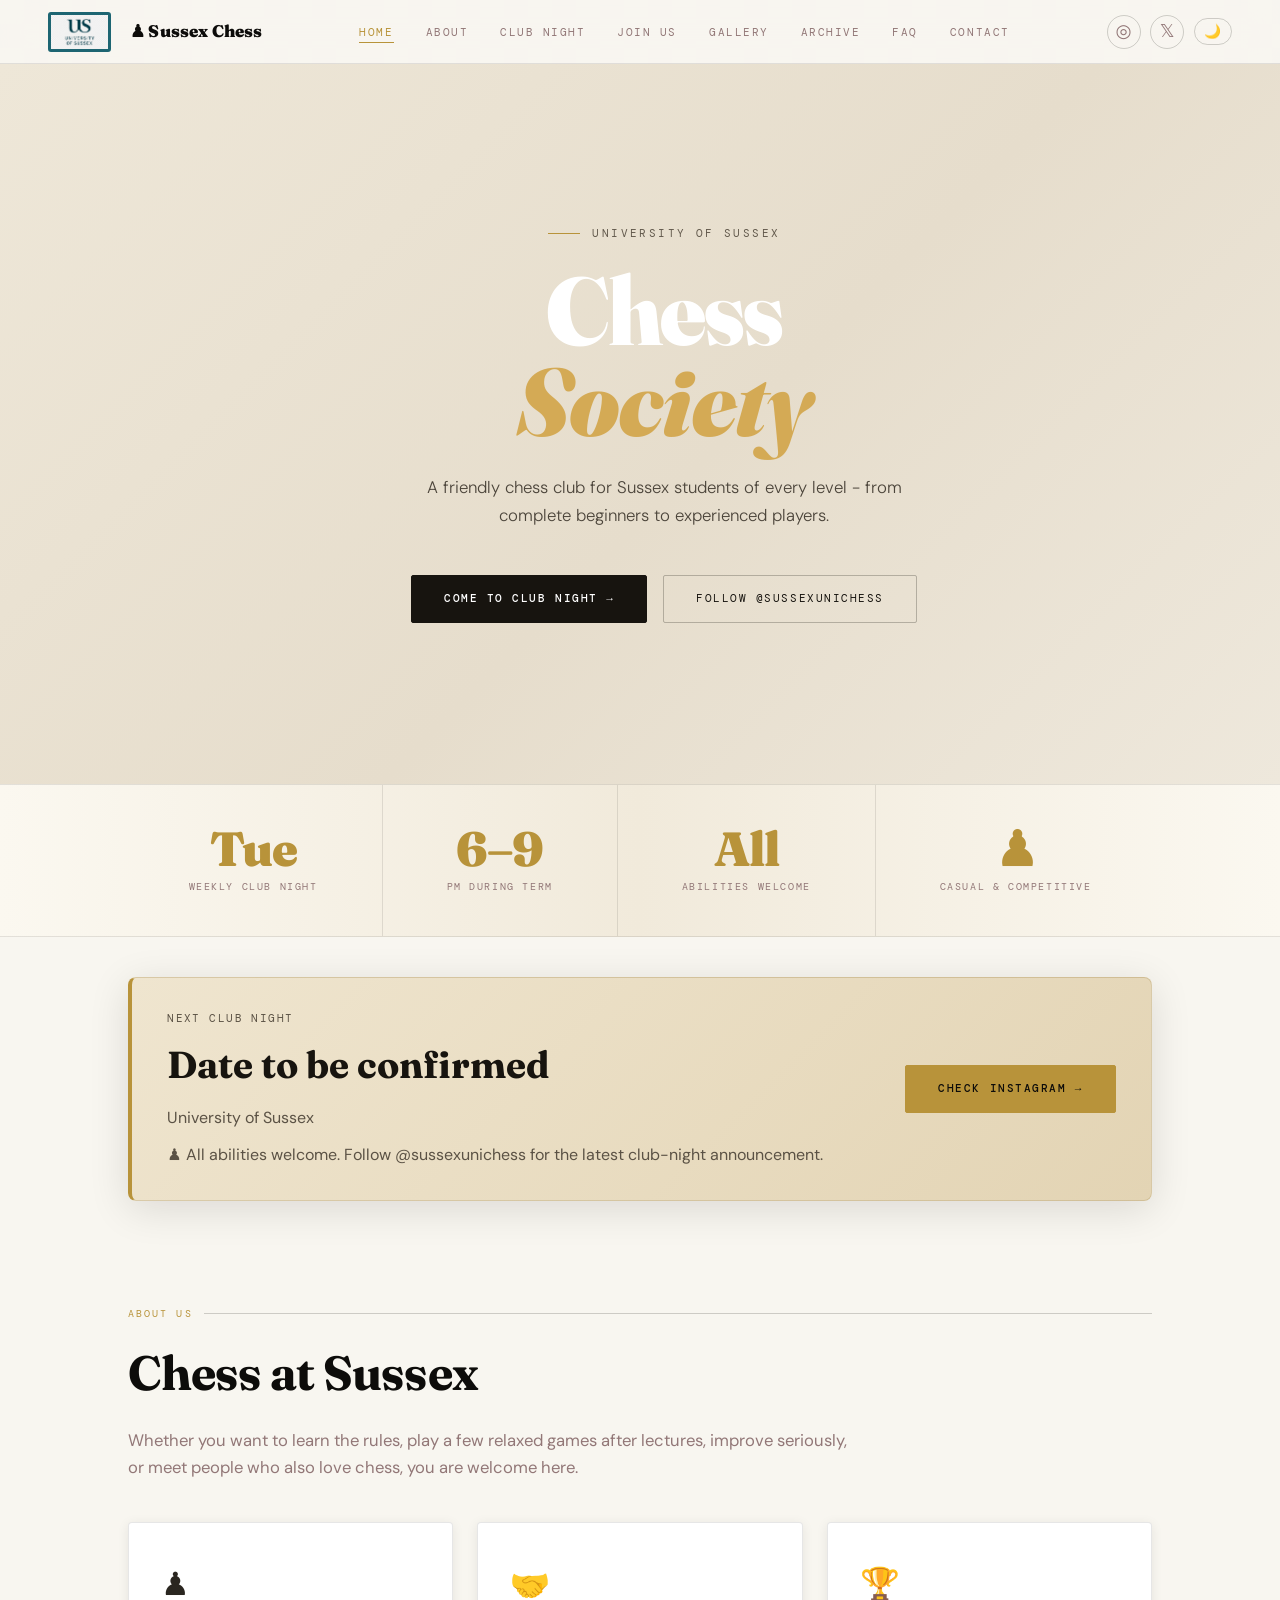
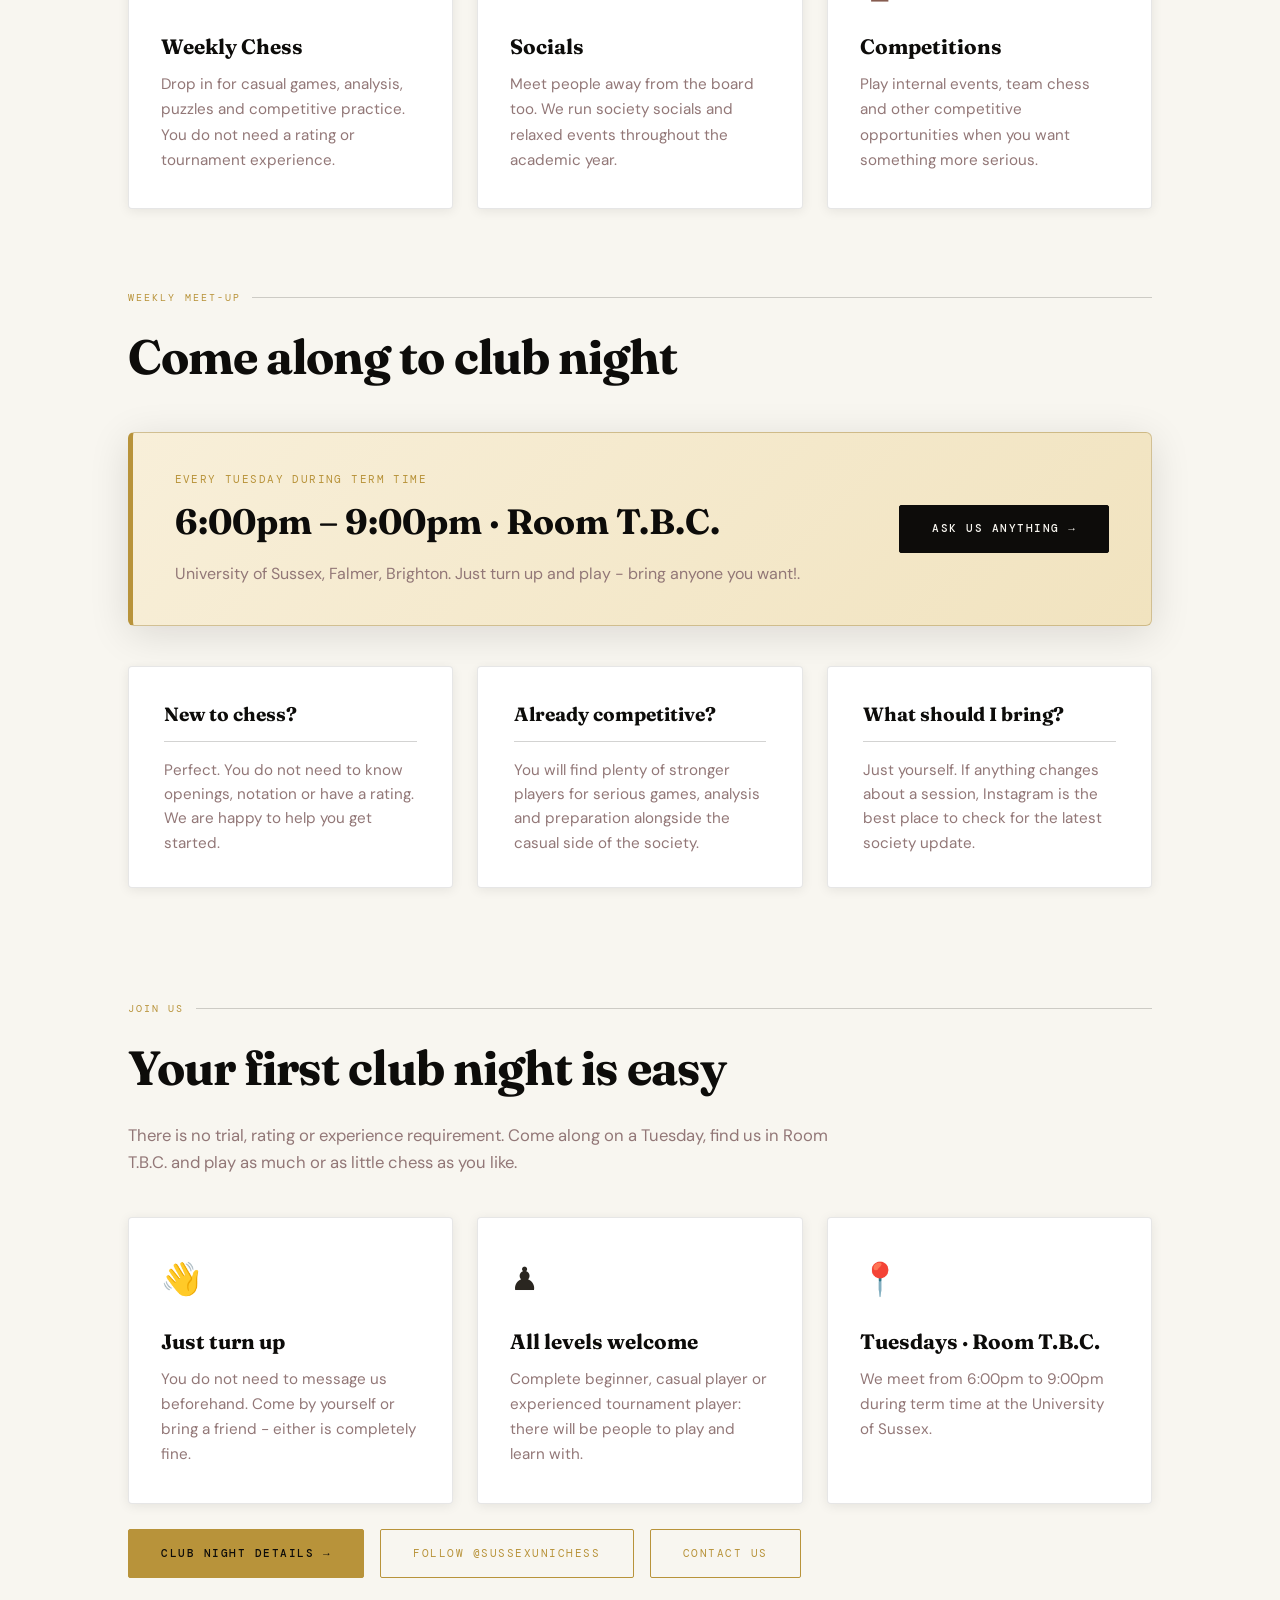
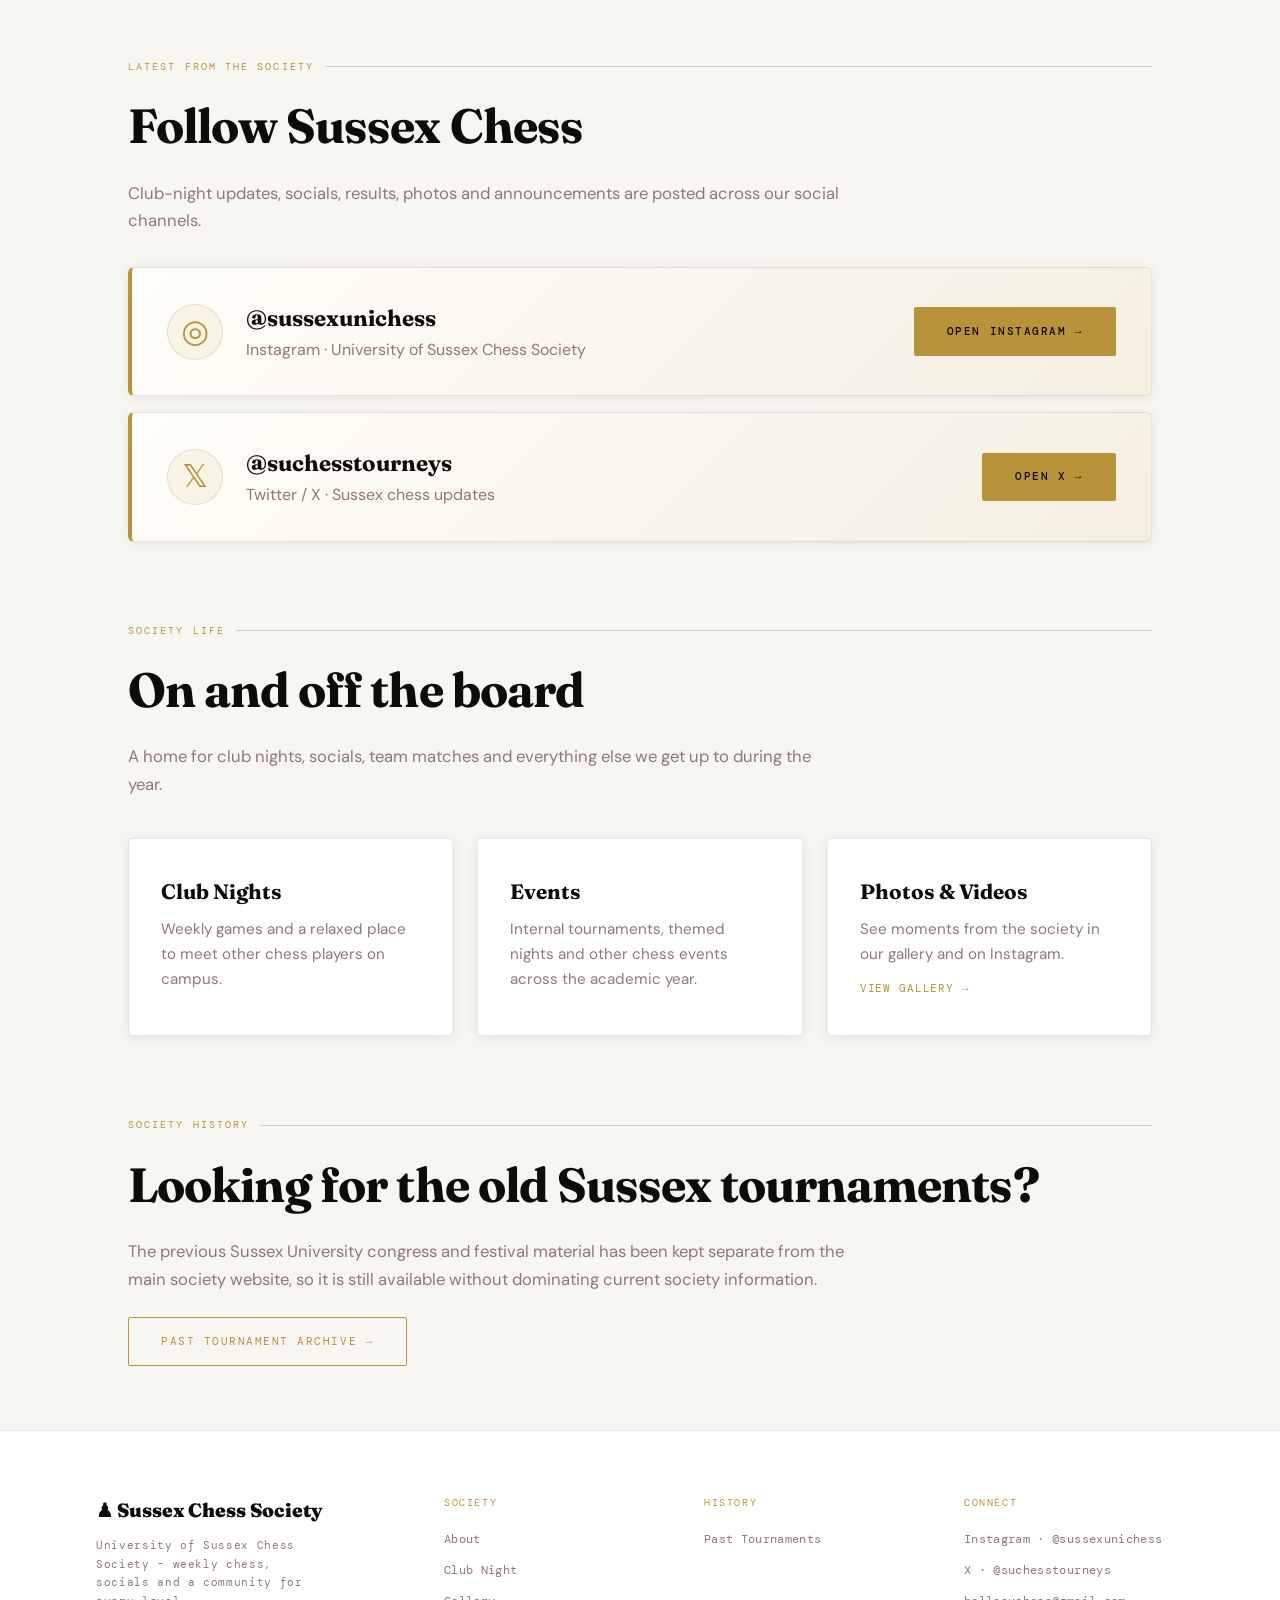
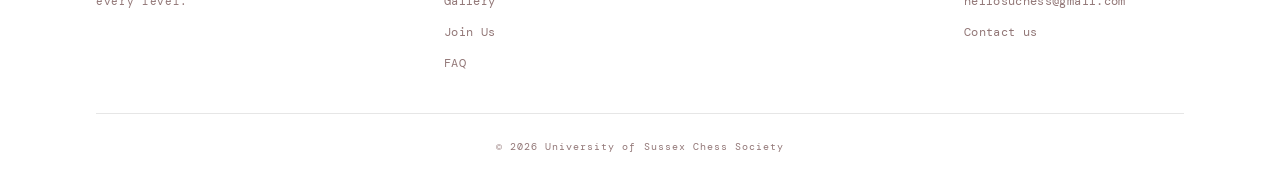
<file: index.html>
<!DOCTYPE html>
<html lang="en">
<head>
  <meta charset="UTF-8" />
  <meta name="viewport" content="width=device-width, initial-scale=1.0" />
  <meta name="description" content="University of Sussex Chess Society — weekly chess, socials, events and a welcoming community for players of every level." />
  <title>University of Sussex Chess Society</title>
  <link rel="icon" href="data:image/svg+xml,<svg xmlns=%22http://www.w3.org/2000/svg%22 viewBox=%220 0 100 100%22><text y=%22.9em%22 font-size=%2290%22>♟</text></svg>" />
  <link rel="stylesheet" href="style.css" />
</head>
<body>
  <div id="nav-placeholder"></div>
  <main class="page">
    <div class="hero hero-full">
      <div class="hero-bg"></div>
      <div class="hero-content hero-content-full">
        <p class="hero-eyebrow">University of Sussex</p>
        <h1 class="hero-title-full">Chess <em>Society</em></h1>
        <p class="hero-sub">A friendly chess club for Sussex students of every level - from complete beginners to experienced players.</p>
        <div style="display:flex; gap:1rem; flex-wrap:wrap; justify-content:center; margin-top:2.2rem;">
          <a href="#club-night" class="btn btn-solid">Come to Club Night →</a>
          <a href="https://www.instagram.com/sussexunichess" class="btn" target="_blank" rel="noopener">Follow @sussexunichess</a>
        </div>
      </div>
    </div>

    <div class="stats-strip">
      <div class="stat-item"><span class="stat-num">Tue</span><span class="stat-label">Weekly Club Night</span></div>
      <div class="stat-item"><span class="stat-num">6–9</span><span class="stat-label">PM During Term</span></div>
      <div class="stat-item"><span class="stat-num">All</span><span class="stat-label">Abilities Welcome</span></div>
      <div class="stat-item"><span class="stat-num">♟</span><span class="stat-label">Casual & Competitive</span></div>
    </div>


    <section id="next-club-night" class="next-club-night-section" aria-labelledby="next-club-night-title">
      <div class="next-club-night-card">
        <div>
          <p class="next-club-kicker">Next Club Night</p>
          <h2 id="next-club-night-title">Date to be confirmed</h2>
          <p>University of Sussex</p>
          <p class="next-club-note">♟ All abilities welcome. Follow @sussexunichess for the latest club-night announcement.</p>
        </div>
        <a href="https://www.instagram.com/sussexunichess" class="btn btn-solid" target="_blank" rel="noopener">Check Instagram →</a>
      </div>
    </section>

    <section id="about">
      <p class="section-label">About Us</p>
      <h2 class="section-title">Chess at Sussex</h2>
      <p class="section-intro">Whether you want to learn the rules, play a few relaxed games after lectures, improve seriously, or meet people who also love chess, you are welcome here.</p>
      <div class="cards">
        <div class="card"><span class="card-icon">♟</span><h3>Weekly Chess</h3><p>Drop in for casual games, analysis, puzzles and competitive practice. You do not need a rating or tournament experience.</p></div>
        <div class="card"><span class="card-icon">🤝</span><h3>Socials</h3><p>Meet people away from the board too. We run society socials and relaxed events throughout the academic year.</p></div>
        <div class="card"><span class="card-icon">🏆</span><h3>Competitions</h3><p>Play internal events, team chess and other competitive opportunities when you want something more serious.</p></div>
      </div>
    </section>

    <section id="club-night" style="padding-top:0;">
      <p class="section-label">Weekly Meet-up</p>
      <h2 class="section-title">Come along to club night</h2>
      <div class="club-night-panel">
        <div>
          <p class="club-night-kicker">Every Tuesday during term time</p>
          <h3>6:00pm – 9:00pm · Room T.B.C.</h3>
          <p>University of Sussex, Falmer, Brighton. Just turn up and play - bring anyone you want!.</p>
        </div>
        <a href="contact.html" class="btn btn-solid">Ask us anything →</a>
      </div>
      <div class="info-grid">
        <div class="info-box"><h3>New to chess?</h3><p>Perfect. You do not need to know openings, notation or have a rating. We are happy to help you get started.</p></div>
        <div class="info-box"><h3>Already competitive?</h3><p>You will find plenty of stronger players for serious games, analysis and preparation alongside the casual side of the society.</p></div>
        <div class="info-box"><h3>What should I bring?</h3><p>Just yourself. If anything changes about a session, Instagram is the best place to check for the latest society update.</p></div>
      </div>
    </section>


    <section id="join-us" class="join-us-section">
      <p class="section-label">Join Us</p>
      <h2 class="section-title">Your first club night is easy</h2>
      <p class="section-intro">There is no trial, rating or experience requirement. Come along on a Tuesday, find us in Room T.B.C. and play as much or as little chess as you like.</p>
      <div class="cards join-us-cards">
        <div class="card"><span class="card-icon">👋</span><h3>Just turn up</h3><p>You do not need to message us beforehand. Come by yourself or bring a friend - either is completely fine.</p></div>
        <div class="card"><span class="card-icon">♟</span><h3>All levels welcome</h3><p>Complete beginner, casual player or experienced tournament player: there will be people to play and learn with.</p></div>
        <div class="card"><span class="card-icon">📍</span><h3>Tuesdays · Room T.B.C.</h3><p>We meet from 6:00pm to 9:00pm during term time at the University of Sussex.</p></div>
      </div>
      <div class="join-us-actions">
        <a href="#club-night" class="btn btn-solid">Club night details →</a>
        <a href="https://www.instagram.com/sussexunichess" class="btn" target="_blank" rel="noopener">Follow @sussexunichess</a>
        <a href="contact.html" class="btn">Contact us</a>
      </div>
    </section>

    <section id="socials" style="padding-top:0;">
      <p class="section-label">Latest from the Society</p>
      <h2 class="section-title">Follow Sussex Chess</h2>
      <p class="section-intro">Club-night updates, socials, results, photos and announcements are posted across our social channels.</p>
      <div class="instagram-cta">
        <div class="instagram-mark">◎</div>
        <div><h3>@sussexunichess</h3><p>Instagram · University of Sussex Chess Society</p></div>
        <a href="https://www.instagram.com/sussexunichess" class="btn btn-solid" target="_blank" rel="noopener">Open Instagram →</a>
      </div>
      <div class="instagram-cta social-x-cta">
        <div class="instagram-mark">𝕏</div>
        <div><h3>@suchesstourneys</h3><p>Twitter / X · Sussex chess updates</p></div>
        <a href="https://x.com/suchesstourneys" class="btn btn-solid" target="_blank" rel="noopener">Open X →</a>
      </div>
    </section>

    <section id="gallery-preview" style="padding-top:0;">
      <p class="section-label">Society Life</p>
      <h2 class="section-title">On and off the board</h2>
      <p class="section-intro">A home for club nights, socials, team matches and everything else we get up to during the year.</p>
      <div class="cards">
        <div class="card"><h3>Club Nights</h3><p>Weekly games and a relaxed place to meet other chess players on campus.</p></div>
        <div class="card"><h3>Events</h3><p>Internal tournaments, themed nights and other chess events across the academic year.</p></div>
        <div class="card"><h3>Photos & Videos</h3><p>See moments from the society in our gallery and on Instagram.</p><a href="gallery.html" class="inline-link">View gallery →</a></div>
      </div>
    </section>

    <section id="past-events" style="padding-top:0; padding-bottom:4rem;">
      <p class="section-label">Society History</p>
      <h2 class="section-title">Looking for the old Sussex tournaments?</h2>
      <p class="section-intro">The previous Sussex University congress and festival material has been kept separate from the main society website, so it is still available without dominating current society information.</p>
      <div style="display:flex; gap:1rem; flex-wrap:wrap; margin-top:1.5rem;">
        <a href="archive.html" class="btn">Past Tournament Archive →</a>
      </div>
    </section>
  </main>
  <div id="footer-placeholder"></div>
  <script src="components.js"></script>

</body>
</html>
</file>
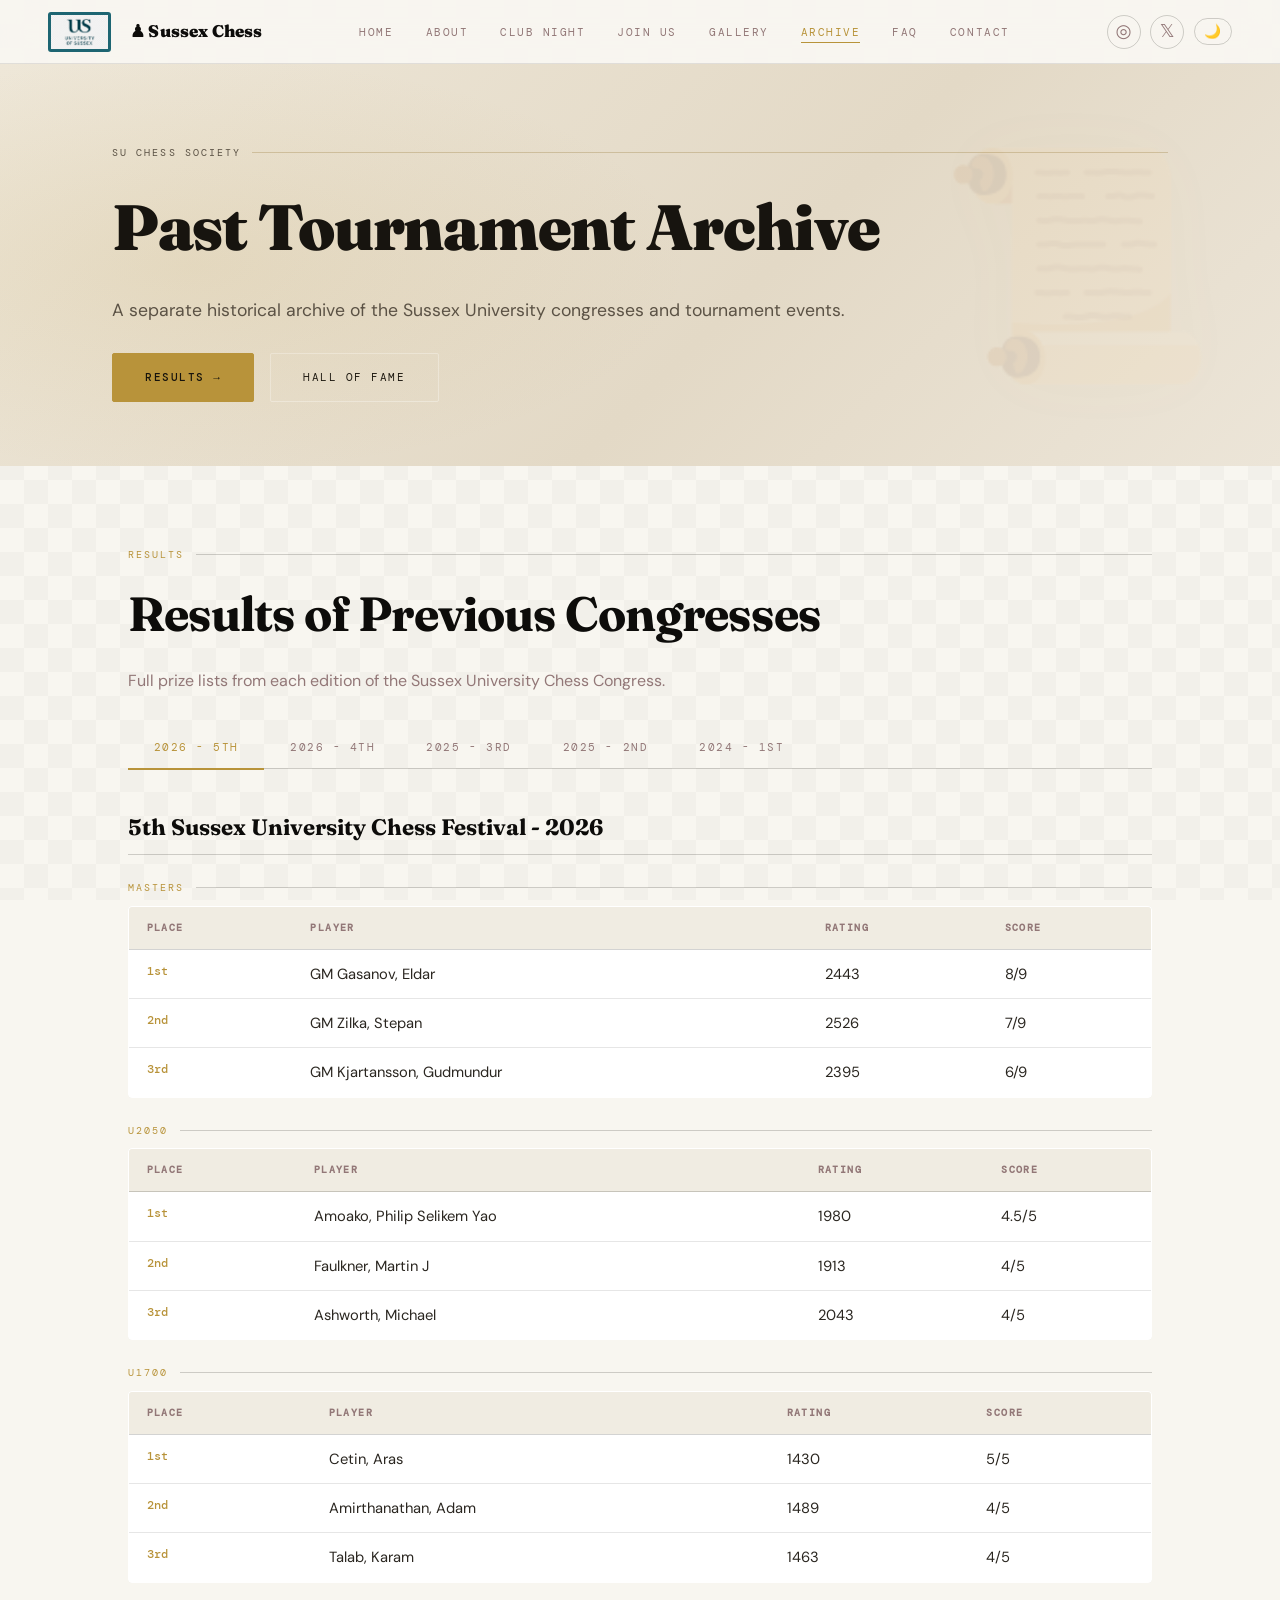
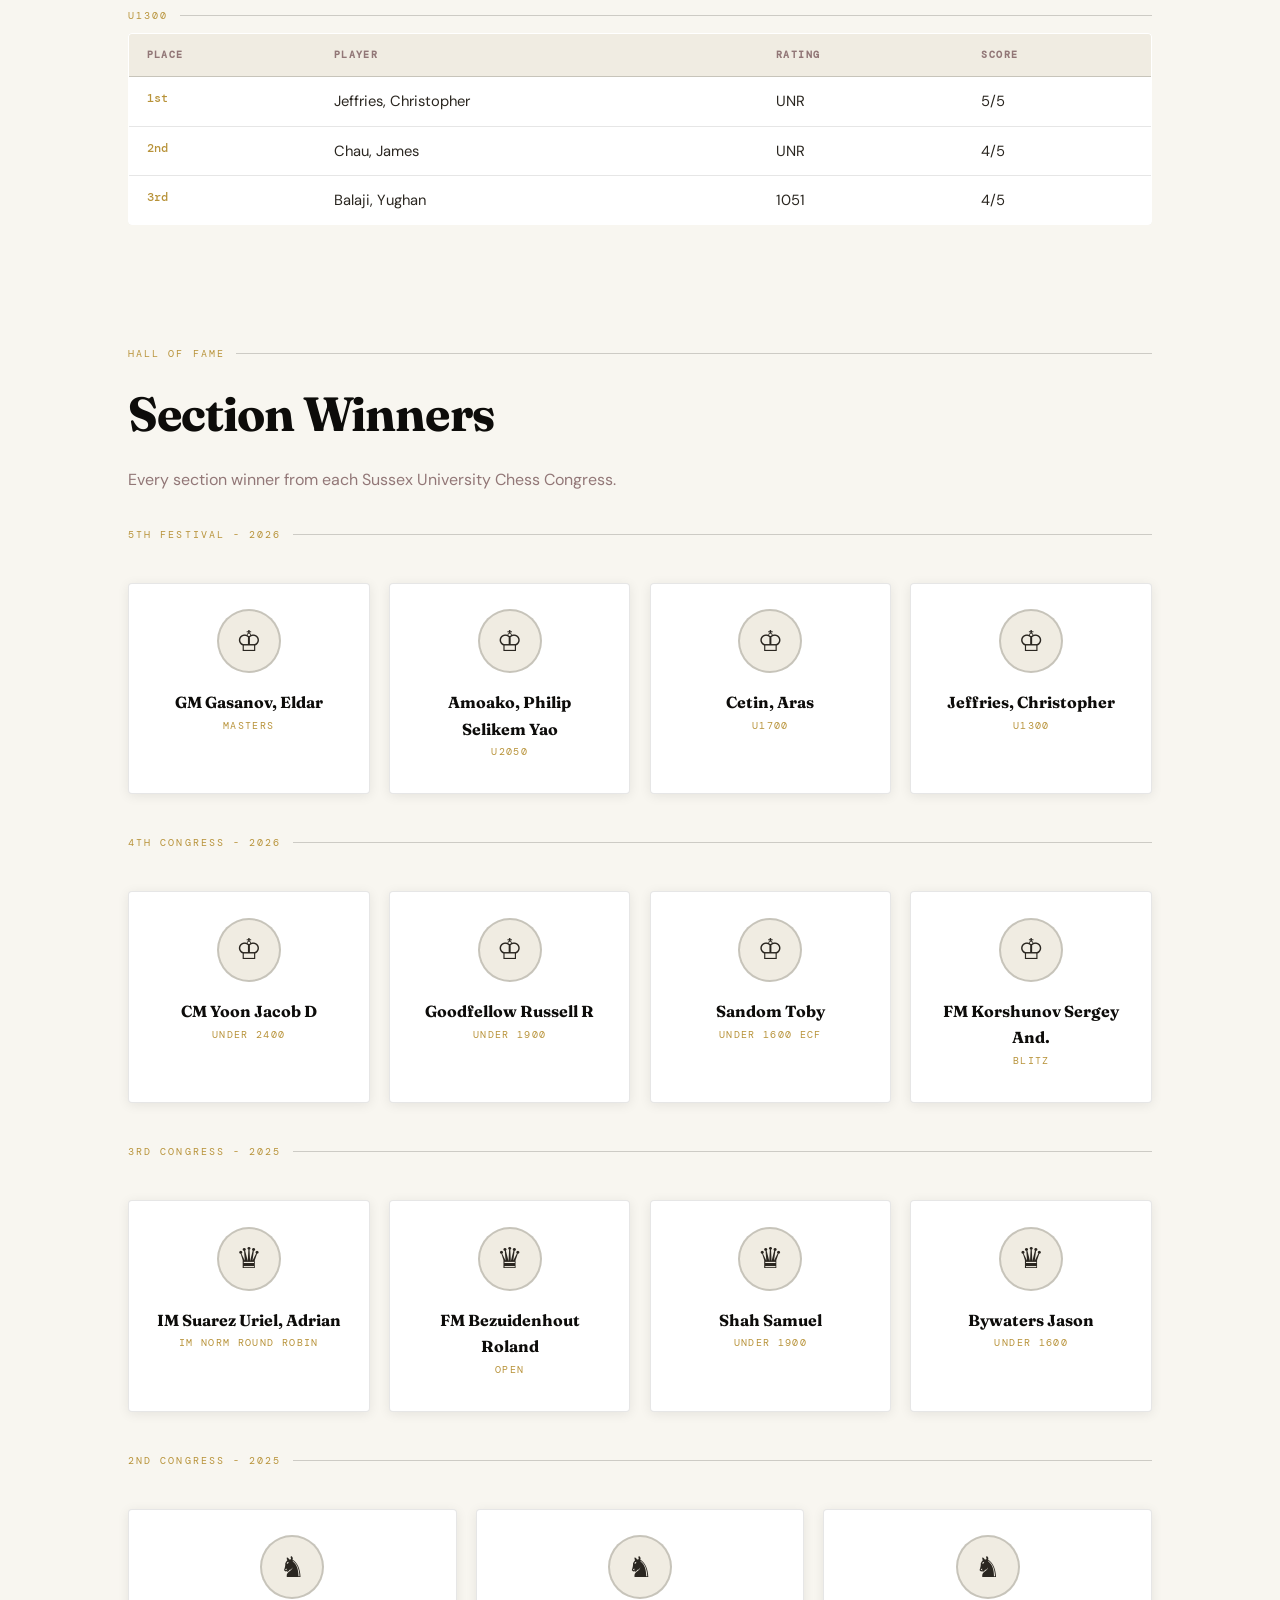
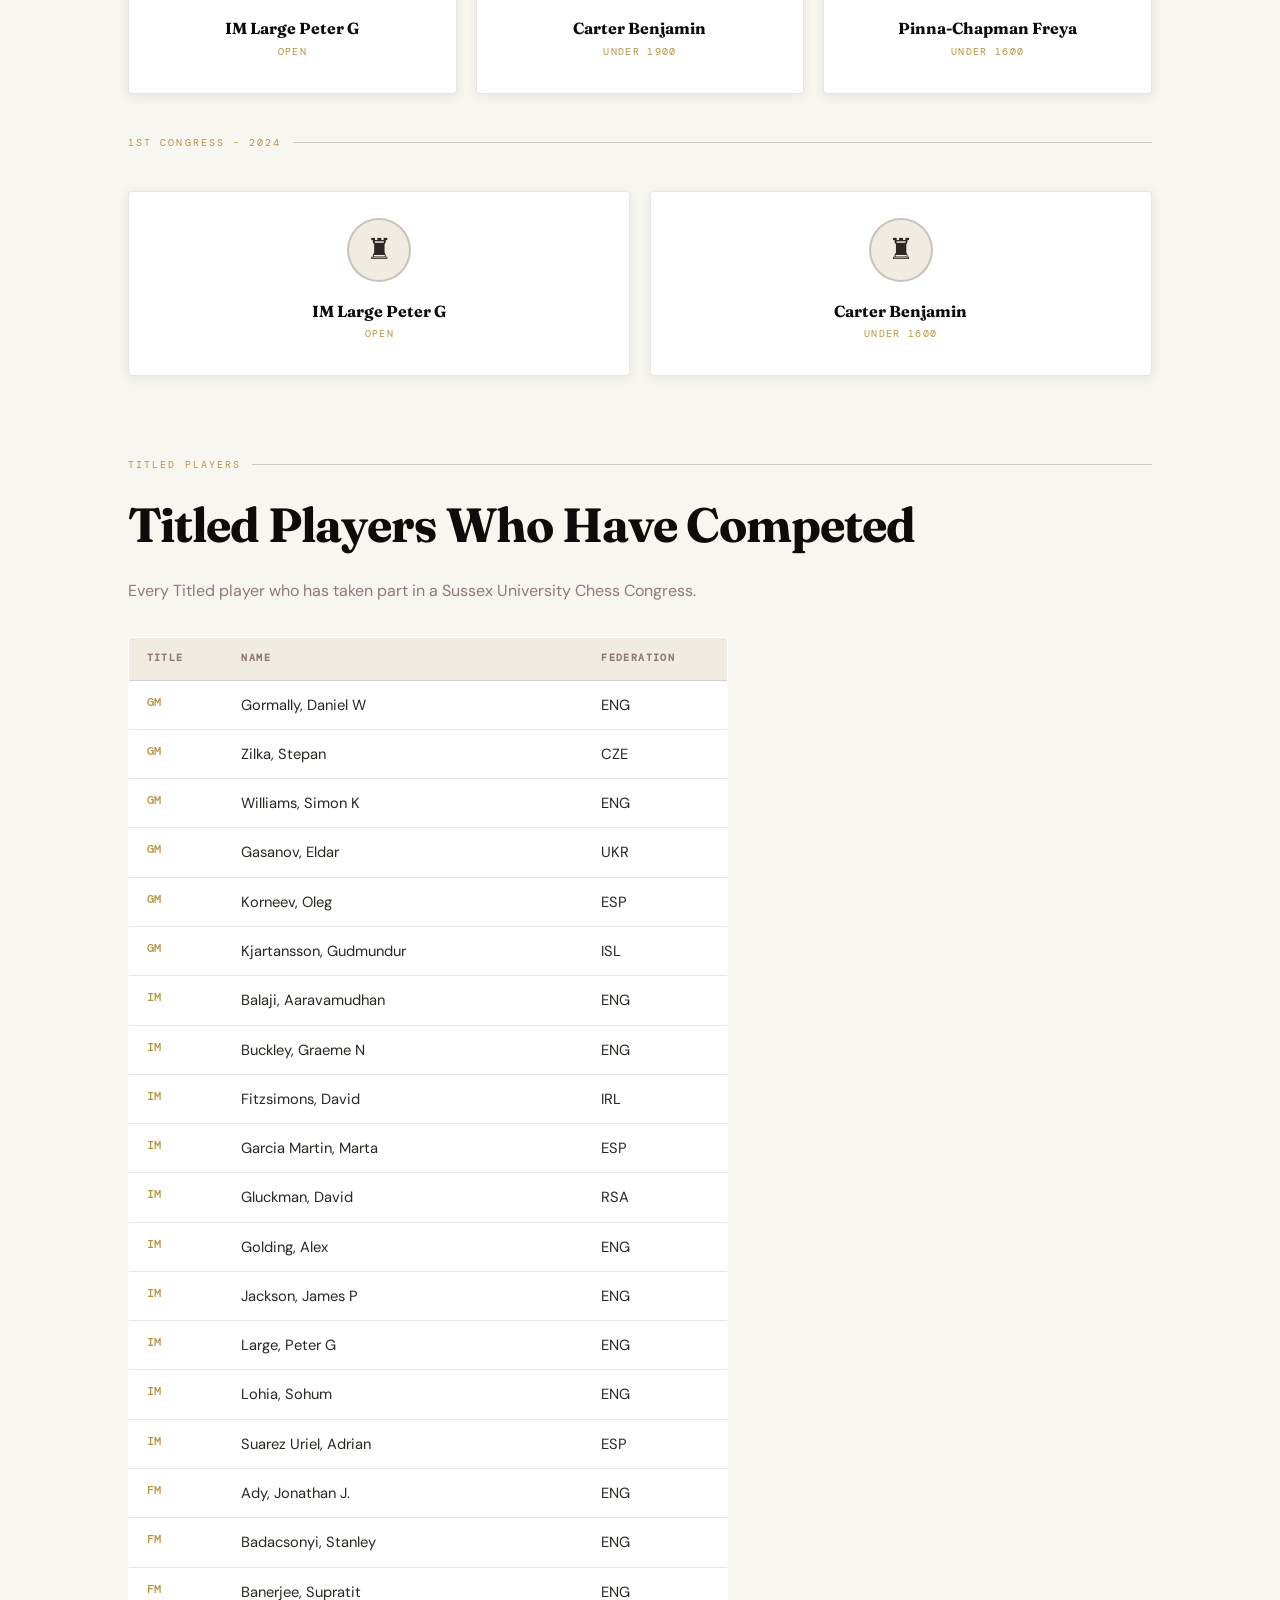
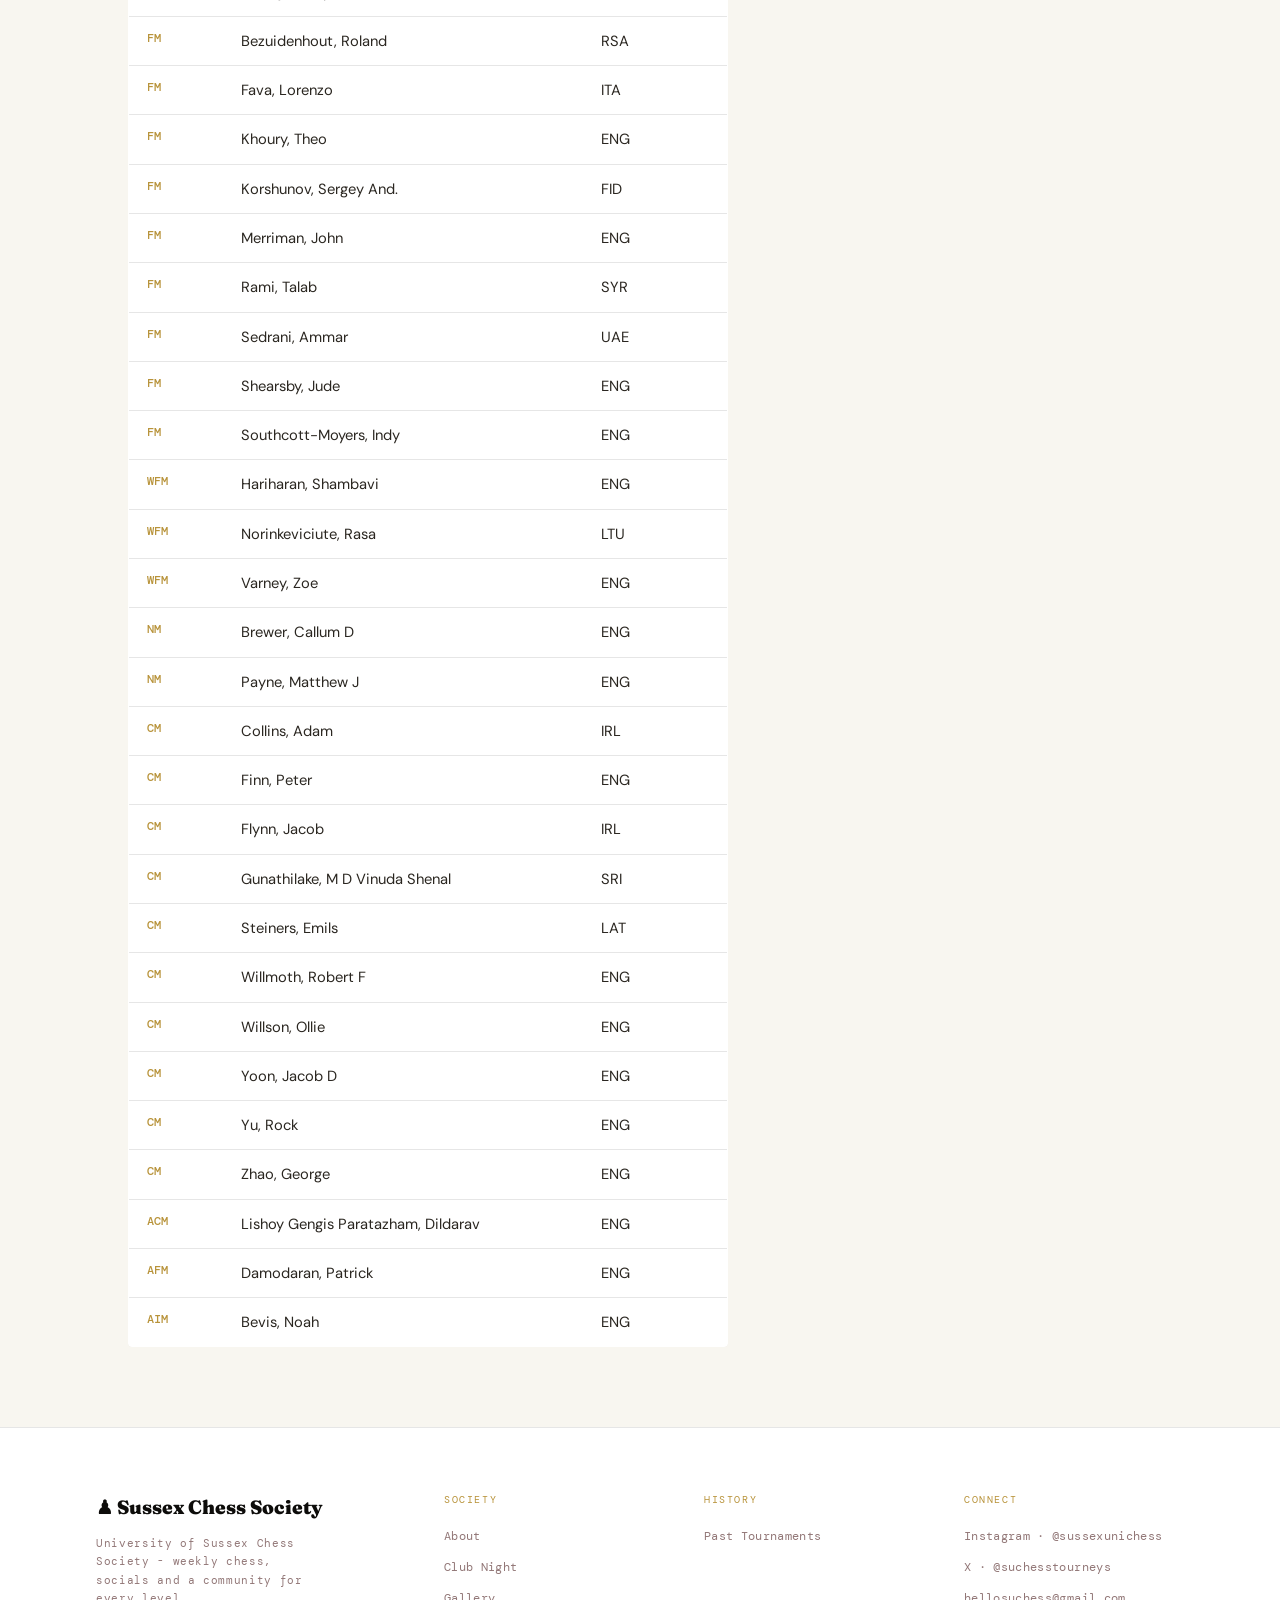
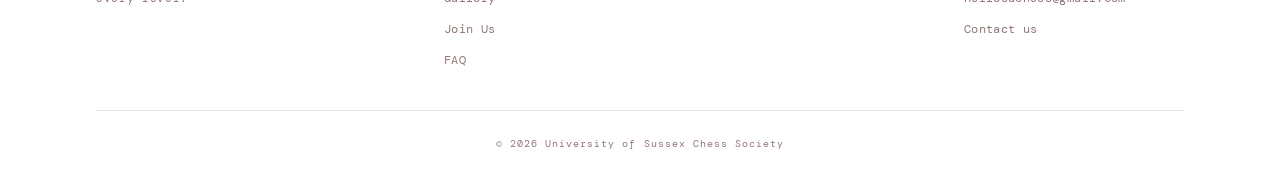
<file: archive.html>
<!DOCTYPE html>
<html lang="en">
<head>
  <meta charset="UTF-8" />
  <meta name="viewport" content="width=device-width, initial-scale=1.0" />
  <title>Past Tournaments - University of Sussex Chess Society</title>
  <link rel="icon" href="data:image/svg+xml,<svg xmlns=%22http://www.w3.org/2000/svg%22 viewBox=%220 0 100 100%22><text y=%22.9em%22 font-size=%2290%22>♟</text></svg>" />
  <link rel="stylesheet" href="style.css" />
</head>
<body>

  <div id="nav-placeholder"></div>

  <div class="page">

    <!-- Page Header -->
    <div class="page-header" data-icon="📜">
      <p class="section-label" style="margin-bottom:0.8rem;">SU Chess Society</p>
      <h1>Past Tournament Archive</h1>
      <p style="color:rgba(255,255,255,0.7); margin-top:1rem; font-size:1.1rem;">
        A separate historical archive of the Sussex University congresses and tournament events.
      </p>
      <div style="display:flex; gap:1rem; margin-top:1.8rem; flex-wrap:wrap;">
        <a href="#results" class="btn btn-solid">Results →</a>
        <a href="#hall-of-fame" class="btn archive-hof-btn">Hall of Fame</a>
      </div>
    </div>

    <!-- Results Archive -->
    <section id="results">
      <p class="section-label">Results</p>
      <h2 class="section-title">Results of Previous Congresses</h2>
      <p style="color:var(--ink-3); max-width:650px; margin-bottom:2rem;">
        Full prize lists from each edition of the Sussex University Chess Congress.
      </p>

      <div class="tabs">
        <button class="tab-btn active" onclick="showArchive('arch2026', this)">2026 - 5th</button>
        <button class="tab-btn" onclick="showArchive('arch2025', this)">2026 - 4th</button>
        <button class="tab-btn" onclick="showArchive('arch2024', this)">2025 - 3rd</button>
        <button class="tab-btn" onclick="showArchive('arch2023', this)">2025 - 2nd</button>
        <button class="tab-btn" onclick="showArchive('arch2022', this)">2024 - 1st</button>
      </div>

      <div id="arch2026" class="tab-content active">
        <div class="archive-year">
          <h3>5th Sussex University Chess Festival - 2026</h3>

          <p class="section-label" style="margin:1.5rem 0 0.6rem;">Masters</p>
          <div class="table-scroll-wrap"><table class="results-table"><thead><tr><th>Place</th><th>Player</th><th>Rating</th><th>Score</th></tr></thead><tbody>
            <tr><td>1st</td><td>GM Gasanov, Eldar</td><td>2443</td><td>8/9</td></tr><tr><td>2nd</td><td>GM Zilka, Stepan</td><td>2526</td><td>7/9</td></tr><tr><td>3rd</td><td>GM Kjartansson, Gudmundur</td><td>2395</td><td>6/9</td></tr>
          </tbody></table></div>
          <p class="section-label" style="margin:1.5rem 0 0.6rem;">U2050</p>
          <div class="table-scroll-wrap"><table class="results-table"><thead><tr><th>Place</th><th>Player</th><th>Rating</th><th>Score</th></tr></thead><tbody>
            <tr><td>1st</td><td>Amoako, Philip Selikem Yao</td><td>1980</td><td>4.5/5</td></tr><tr><td>2nd</td><td>Faulkner, Martin J</td><td>1913</td><td>4/5</td></tr><tr><td>3rd</td><td>Ashworth, Michael</td><td>2043</td><td>4/5</td></tr>
          </tbody></table></div>
          <p class="section-label" style="margin:1.5rem 0 0.6rem;">U1700</p>
          <div class="table-scroll-wrap"><table class="results-table"><thead><tr><th>Place</th><th>Player</th><th>Rating</th><th>Score</th></tr></thead><tbody>
            <tr><td>1st</td><td>Cetin, Aras</td><td>1430</td><td>5/5</td></tr><tr><td>2nd</td><td>Amirthanathan, Adam</td><td>1489</td><td>4/5</td></tr><tr><td>3rd</td><td>Talab, Karam</td><td>1463</td><td>4/5</td></tr>
          </tbody></table></div>
          <p class="section-label" style="margin:1.5rem 0 0.6rem;">U1300</p>
          <div class="table-scroll-wrap"><table class="results-table"><thead><tr><th>Place</th><th>Player</th><th>Rating</th><th>Score</th></tr></thead><tbody>
            <tr><td>1st</td><td>Jeffries, Christopher</td><td>UNR</td><td>5/5</td></tr><tr><td>2nd</td><td>Chau, James</td><td>UNR</td><td>4/5</td></tr><tr><td>3rd</td><td>Balaji, Yughan</td><td>1051</td><td>4/5</td></tr>
          </tbody></table></div>
        </div>
      </div>


      <div id="arch2025" class="tab-content">
        <div class="archive-year">
          <h3>4th Sussex University Weekend Congress - 2026</h3>

          <p class="section-label" style="margin:1.5rem 0 0.6rem;">Under 2400</p>
          <div class="table-scroll-wrap">
          <table class="results-table">
            <thead><tr><th>Place</th><th>Player</th><th>Rating</th><th>Score</th></tr></thead>
            <tbody>
              <tr><td>1st</td><td>CM Yoon Jacob D</td><td>2450</td><td>4.5/5</td></tr>
              <tr><td>2nd</td><td>FM Bezuidenhout Roland</td><td>2303</td><td>4/5</td></tr>
              <tr><td>3rd</td><td>Giahos Gerasimos</td><td>2265</td><td>4/5</td></tr>
            </tbody>
          </table>
          </div>

          <p class="section-label" style="margin:1.5rem 0 0.6rem;">Under 1900</p>
          <div class="table-scroll-wrap">
          <table class="results-table">
            <thead><tr><th>Place</th><th>Player</th><th>Rating</th><th>Score</th></tr></thead>
            <tbody>
              <tr><td>1st</td><td>Goodfellow Russell R</td><td>2051</td><td>4.5/5</td></tr>
              <tr><td>2nd</td><td>Tompsett Tadeusz</td><td>1887</td><td>4/5</td></tr>
              <tr><td>3rd</td><td>Hall Thomas</td><td>1905</td><td>3.5/5</td></tr>
            </tbody>
          </table>
          </div>

          <p class="section-label" style="margin:1.5rem 0 0.6rem;">Under 1600 ECF</p>
          <div class="table-scroll-wrap">
          <table class="results-table">
            <thead><tr><th>Place</th><th>Player</th><th>Rating</th><th>Score</th></tr></thead>
            <tbody>
              <tr><td>1st</td><td>Sandom Toby</td><td>2172</td><td>4.5/5</td></tr>
              <tr><td>2nd</td><td>Ghanshala Aarav</td><td>1705</td><td>4.5/5</td></tr>
              <tr><td>3rd</td><td>Dodukh Artem</td><td>1491</td><td>4.5/5</td></tr>
            </tbody>
          </table>
          </div>

          <p class="section-label" style="margin:1.5rem 0 0.6rem;">Blitz</p>
          <div class="table-scroll-wrap">
          <table class="results-table">
            <thead><tr><th>Place</th><th>Player</th><th>Rating</th><th>Score</th></tr></thead>
            <tbody>
              <tr><td>1st</td><td>FM Korshunov Sergey And.</td><td>2679</td><td>9/9</td></tr>
              <tr><td>2nd</td><td>Kudaibergen Nurlykhan</td><td>2197</td><td>8/9</td></tr>
              <tr><td>3rd</td><td>NM Brewer Callum D</td><td>2144</td><td>7/9</td></tr>
            </tbody>
          </table>
          </div>
        </div>
      </div>

      <div id="arch2024" class="tab-content">
        <div class="archive-year">
          <h3>3rd Sussex University Chess Tournament - 2025</h3>

          <p class="section-label" style="margin:1.5rem 0 0.6rem;">IM Norm Round Robin</p>
          <div class="table-scroll-wrap">
          <table class="results-table">
            <thead><tr><th>Place</th><th>Player</th><th>Rating</th><th>Score</th></tr></thead>
            <tbody>
              <tr><td>1st</td><td>IM Suarez Uriel, Adrian</td><td>2399</td><td>7/9</td></tr>
              <tr><td>2nd</td><td>CM Collins, Adam</td><td>2221</td><td>6.5/9</td></tr>
              <tr><td>3rd</td><td>IM Garcia Martin, Marta</td><td>2330</td><td>6/9</td></tr>
            </tbody>
          </table>
          </div>

          <p class="section-label" style="margin:1.5rem 0 0.6rem;">Open</p>
          <div class="table-scroll-wrap">
          <table class="results-table">
            <thead><tr><th>Place</th><th>Player</th><th>Rating</th><th>Score</th></tr></thead>
            <tbody>
              <tr><td>1st</td><td>FM Bezuidenhout Roland</td><td>2272</td><td>4.5/5</td></tr>
              <tr><td>2nd</td><td>Mesropyan Hayk</td><td>1972</td><td>4/5</td></tr>
              <tr><td>3rd</td><td>Kolani Arjun</td><td>2118</td><td>4/5</td></tr>
            </tbody>
          </table>
          </div>

          <p class="section-label" style="margin:1.5rem 0 0.6rem;">Under 1900</p>
          <div class="table-scroll-wrap">
          <table class="results-table">
            <thead><tr><th>Place</th><th>Player</th><th>Rating</th><th>Score</th></tr></thead>
            <tbody>
              <tr><td>1st</td><td>Shah Samuel</td><td>1693</td><td>4.5/5</td></tr>
              <tr><td>2nd</td><td>Li Yueci</td><td>1685</td><td>3.5/5</td></tr>
              <tr><td>3rd</td><td>Blin Henri</td><td>1704</td><td>3.5/5</td></tr>
            </tbody>
          </table>
          </div>

          <p class="section-label" style="margin:1.5rem 0 0.6rem;">Under 1600</p>
          <div class="table-scroll-wrap">
          <table class="results-table">
            <thead><tr><th>Place</th><th>Player</th><th>Rating</th><th>Score</th></tr></thead>
            <tbody>
              <tr><td>1st</td><td>Bywaters Jason</td><td>1460</td><td>4.5/5</td></tr>
              <tr><td>2nd</td><td>Crosby Peter</td><td>1578</td><td>4/5</td></tr>
              <tr><td>3rd</td><td>Dodukh Artem</td><td>1402</td><td>4/5</td></tr>
            </tbody>
          </table>
          </div>
        </div>
      </div>

      <div id="arch2023" class="tab-content">
        <div class="archive-year">
          <h3>2nd Sussex University Chess Congress - 2025</h3>

          <p class="section-label" style="margin:1.5rem 0 0.6rem;">Open</p>
          <div class="table-scroll-wrap">
          <table class="results-table">
            <thead><tr><th>Place</th><th>Player</th><th>Rating</th><th>Score</th></tr></thead>
            <tbody>
              <tr><td>1st</td><td>IM Large Peter G</td><td>2308</td><td>4.5/5</td></tr>
              <tr><td>2nd</td><td>Payne Matthew J</td><td>2070</td><td>3.5/5</td></tr>
              <tr><td>3rd</td><td>Buckland Louis</td><td>1856</td><td>3.5/5</td></tr>
            </tbody>
          </table>
          </div>

          <p class="section-label" style="margin:1.5rem 0 0.6rem;">Under 1900</p>
          <div class="table-scroll-wrap">
          <table class="results-table">
            <thead><tr><th>Place</th><th>Player</th><th>Rating</th><th>Score</th></tr></thead>
            <tbody>
              <tr><td>1st</td><td>Carter Benjamin</td><td>1296</td><td>4/5</td></tr>
              <tr><td>2nd</td><td>Jebari Omar</td><td>1858</td><td>4/5</td></tr>
              <tr><td>3rd</td><td>St Louis Laurence</td><td>1446</td><td>4/5</td></tr>
            </tbody>
          </table>
          </div>

          <p class="section-label" style="margin:1.5rem 0 0.6rem;">Under 1600</p>
          <div class="table-scroll-wrap">
          <table class="results-table">
            <thead><tr><th>Place</th><th>Player</th><th>Rating</th><th>Score</th></tr></thead>
            <tbody>
              <tr><td>1st</td><td>Pinna-Chapman Freya</td><td>1018</td><td>4/5</td></tr>
              <tr><td>2nd</td><td>Hills Elliott</td><td>1460</td><td>4/5</td></tr>
              <tr><td>3rd</td><td>Marshall Daniel</td><td>0</td><td>4/5</td></tr>
            </tbody>
          </table>
          </div>
        </div>
      </div>

      <div id="arch2022" class="tab-content">
        <div class="archive-year">
          <h3>1st Sussex University Chess Congress - 2024</h3>

          <p class="section-label" style="margin:1.5rem 0 0.6rem;">Open</p>
          <div class="table-scroll-wrap">
          <table class="results-table">
            <thead><tr><th>Place</th><th>Player</th><th>Rating</th><th>Score</th></tr></thead>
            <tbody>
              <tr><td>1st</td><td>Large Peter G</td><td>2372</td><td>4.5/5</td></tr>
              <tr><td>2nd</td><td>Brewer Callum D</td><td>2225</td><td>4/5</td></tr>
              <tr><td>3rd=</td><td>Buckland Louis</td><td>1972</td><td>4/5</td></tr>
              <tr><td>3rd=</td><td>Bowden Madison B</td><td>1957</td><td>4/5</td></tr>
            </tbody>
          </table>
          </div>

          <p class="section-label" style="margin:1.5rem 0 0.6rem;">Under 1600</p>
          <div class="table-scroll-wrap">
          <table class="results-table">
            <thead><tr><th>Place</th><th>Player</th><th>Rating</th><th>Score</th></tr></thead>
            <tbody>
              <tr><td>1st</td><td>Carter Benjamin</td><td>853</td><td>4.5/5</td></tr>
              <tr><td>2nd</td><td>Horsfall Ashley</td><td>—</td><td>4/5</td></tr>
              <tr><td>3rd=</td><td>Rhodes Lawrence</td><td>1563</td><td>3.5/5</td></tr>
              <tr><td>3rd=</td><td>Riddick Alexander</td><td>1525</td><td>3.5/5</td></tr>
              <tr><td>3rd=</td><td>Pearson Noah</td><td>1050</td><td>3.5/5</td></tr>
              <tr><td>3rd=</td><td>Chadwick Susan E</td><td>1474</td><td>3.5/5</td></tr>
              <tr><td>3rd=</td><td>Bywaters Jason</td><td>—</td><td>3.5/5</td></tr>
            </tbody>
          </table>
          </div>
        </div>
      </div>
    </section>


    <!-- Hall of Fame -->
    <section id="hall-of-fame" style="padding-top:0;">
      <p class="section-label">Hall of Fame</p>
      <h2 class="section-title">Section Winners</h2>
      <p style="color:var(--ink-3); max-width:650px; margin-bottom:2rem;">
        Every section winner from each Sussex University Chess Congress.
      </p>

      <!-- 5th Festival 2026 -->
      <p class="section-label" style="margin-bottom:0.8rem;">5th Festival - 2026</p>
      <div class="notable-grid" style="margin-bottom:2.5rem;">
        <div class="notable-card"><div class="notable-avatar">♔</div><h4>GM Gasanov, Eldar</h4><p class="notable-title">Masters</p></div>
        <div class="notable-card"><div class="notable-avatar">♔</div><h4>Amoako, Philip Selikem Yao</h4><p class="notable-title">U2050</p></div>
        <div class="notable-card"><div class="notable-avatar">♔</div><h4>Cetin, Aras</h4><p class="notable-title">U1700</p></div>
        <div class="notable-card"><div class="notable-avatar">♔</div><h4>Jeffries, Christopher</h4><p class="notable-title">U1300</p></div>
      </div>

      <!-- 4th Congress 2026 -->
      <p class="section-label" style="margin-bottom:0.8rem;">4th Congress - 2026</p>
      <div class="notable-grid" style="margin-bottom:2.5rem;">
        <div class="notable-card">
          <div class="notable-avatar">♔</div>
          <h4>CM Yoon Jacob D</h4>
          <p class="notable-title">Under 2400</p>
        </div>
        <div class="notable-card">
          <div class="notable-avatar">♔</div>
          <h4>Goodfellow Russell R</h4>
          <p class="notable-title">Under 1900</p>
        </div>
        <div class="notable-card">
          <div class="notable-avatar">♔</div>
          <h4>Sandom Toby</h4>
          <p class="notable-title">Under 1600 ECF</p>
        </div>
        <div class="notable-card">
          <div class="notable-avatar">♔</div>
          <h4>FM Korshunov Sergey And.</h4>
          <p class="notable-title">Blitz</p>
        </div>
      </div>

      <!-- 3rd Congress 2025 -->
      <p class="section-label" style="margin-bottom:0.8rem;">3rd Congress - 2025</p>
      <div class="notable-grid" style="margin-bottom:2.5rem;">
        <div class="notable-card">
          <div class="notable-avatar">♛</div>
          <h4>IM Suarez Uriel, Adrian</h4>
          <p class="notable-title">IM Norm Round Robin</p>
        </div>
        <div class="notable-card">
          <div class="notable-avatar">♛</div>
          <h4>FM Bezuidenhout Roland</h4>
          <p class="notable-title">Open</p>
        </div>
        <div class="notable-card">
          <div class="notable-avatar">♛</div>
          <h4>Shah Samuel</h4>
          <p class="notable-title">Under 1900</p>
        </div>
        <div class="notable-card">
          <div class="notable-avatar">♛</div>
          <h4>Bywaters Jason</h4>
          <p class="notable-title">Under 1600</p>
        </div>
      </div>

      <!-- 2nd Congress 2025 -->
      <p class="section-label" style="margin-bottom:0.8rem;">2nd Congress - 2025</p>
      <div class="notable-grid" style="margin-bottom:2.5rem;">
        <div class="notable-card">
          <div class="notable-avatar">♞</div>
          <h4>IM Large Peter G</h4>
          <p class="notable-title">Open</p>
        </div>
        <div class="notable-card">
          <div class="notable-avatar">♞</div>
          <h4>Carter Benjamin</h4>
          <p class="notable-title">Under 1900</p>
        </div>
        <div class="notable-card">
          <div class="notable-avatar">♞</div>
          <h4>Pinna-Chapman Freya</h4>
          <p class="notable-title">Under 1600</p>
        </div>
      </div>

      <!-- 1st Congress 2024 -->
      <p class="section-label" style="margin-bottom:0.8rem;">1st Congress - 2024</p>
      <div class="notable-grid" style="margin-bottom:0;">
        <div class="notable-card">
          <div class="notable-avatar">♜</div>
          <h4>IM Large Peter G</h4>
          <p class="notable-title">Open</p>
        </div>
        <div class="notable-card">
          <div class="notable-avatar">♜</div>
          <h4>Carter Benjamin</h4>
          <p class="notable-title">Under 1600</p>
        </div>
      </div>

    </section>

    <!-- Titled Players -->
    <section style="padding-top:0;">
      <p class="section-label">Titled Players</p>
      <h2 class="section-title">Titled Players Who Have Competed</h2>
      <p style="color:var(--ink-3); max-width:650px; margin-bottom:2rem;">
        Every Titled player who has taken part in a Sussex University Chess Congress.
      </p>
      <div class="table-scroll-wrap" style="max-width:600px;">
      <table class="results-table">
        <thead><tr><th>Title</th><th>Name</th><th>Federation</th></tr></thead>
        <tbody>

          <tr><td>GM</td><td>Gormally, Daniel W</td><td>ENG</td></tr>
          <tr><td>GM</td><td>Zilka, Stepan</td><td>CZE</td></tr>
          <tr><td>GM</td><td>Williams, Simon K</td><td>ENG</td></tr>
          <tr><td>GM</td><td>Gasanov, Eldar</td><td>UKR</td></tr>
          <tr><td>GM</td><td>Korneev, Oleg</td><td>ESP</td></tr>
          <tr><td>GM</td><td>Kjartansson, Gudmundur</td><td>ISL</td></tr>
          <tr><td>IM</td><td>Balaji, Aaravamudhan</td><td>ENG</td></tr>
          <tr><td>IM</td><td>Buckley, Graeme N</td><td>ENG</td></tr>
          <tr><td>IM</td><td>Fitzsimons, David</td><td>IRL</td></tr>
          <tr><td>IM</td><td>Garcia Martin, Marta</td><td>ESP</td></tr>
          <tr><td>IM</td><td>Gluckman, David</td><td>RSA</td></tr>
          <tr><td>IM</td><td>Golding, Alex</td><td>ENG</td></tr>
          <tr><td>IM</td><td>Jackson, James P</td><td>ENG</td></tr>
          <tr><td>IM</td><td>Large, Peter G</td><td>ENG</td></tr>
          <tr><td>IM</td><td>Lohia, Sohum</td><td>ENG</td></tr>
          <tr><td>IM</td><td>Suarez Uriel, Adrian</td><td>ESP</td></tr>
          <tr><td>FM</td><td>Ady, Jonathan J.</td><td>ENG</td></tr>
          <tr><td>FM</td><td>Badacsonyi, Stanley</td><td>ENG</td></tr>
          <tr><td>FM</td><td>Banerjee, Supratit</td><td>ENG</td></tr>
          <tr><td>FM</td><td>Bezuidenhout, Roland</td><td>RSA</td></tr>
          <tr><td>FM</td><td>Fava, Lorenzo</td><td>ITA</td></tr>
          <tr><td>FM</td><td>Khoury, Theo</td><td>ENG</td></tr>
          <tr><td>FM</td><td>Korshunov, Sergey And.</td><td>FID</td></tr>
          <tr><td>FM</td><td>Merriman, John</td><td>ENG</td></tr>
          <tr><td>FM</td><td>Rami, Talab</td><td>SYR</td></tr>
          <tr><td>FM</td><td>Sedrani, Ammar</td><td>UAE</td></tr>
          <tr><td>FM</td><td>Shearsby, Jude</td><td>ENG</td></tr>
          <tr><td>FM</td><td>Southcott-Moyers, Indy</td><td>ENG</td></tr>
          <tr><td>WFM</td><td>Hariharan, Shambavi</td><td>ENG</td></tr>
          <tr><td>WFM</td><td>Norinkeviciute, Rasa</td><td>LTU</td></tr>
          <tr><td>WFM</td><td>Varney, Zoe</td><td>ENG</td></tr>
          <tr><td>NM</td><td>Brewer, Callum D</td><td>ENG</td></tr>
          <tr><td>NM</td><td>Payne, Matthew J</td><td>ENG</td></tr>
          <tr><td>CM</td><td>Collins, Adam</td><td>IRL</td></tr>
          <tr><td>CM</td><td>Finn, Peter</td><td>ENG</td></tr>
          <tr><td>CM</td><td>Flynn, Jacob</td><td>IRL</td></tr>
          <tr><td>CM</td><td>Gunathilake, M D Vinuda Shenal</td><td>SRI</td></tr>
          <tr><td>CM</td><td>Steiners, Emils</td><td>LAT</td></tr>
          <tr><td>CM</td><td>Willmoth, Robert F</td><td>ENG</td></tr>
          <tr><td>CM</td><td>Willson, Ollie</td><td>ENG</td></tr>
          <tr><td>CM</td><td>Yoon, Jacob D</td><td>ENG</td></tr>
          <tr><td>CM</td><td>Yu, Rock</td><td>ENG</td></tr>
          <tr><td>CM</td><td>Zhao, George</td><td>ENG</td></tr>
          <tr><td>ACM</td><td>Lishoy Gengis Paratazham, Dildarav</td><td>ENG</td></tr>
          <tr><td>AFM</td><td>Damodaran, Patrick</td><td>ENG</td></tr>
          <tr><td>AIM</td><td>Bevis, Noah</td><td>ENG</td></tr>
        </tbody>
      </table>
      </div>
    </section>

  </div>

  <!-- Footer (injected by components.js) -->
  <div id="footer-placeholder"></div>

  <script src="components.js"></script>
  <script>
    function showArchive(id, btn) {
      document.querySelectorAll('#results .tab-content').forEach(t => t.classList.remove('active'));
      document.querySelectorAll('#results .tab-btn').forEach(b => b.classList.remove('active'));
      document.getElementById(id).classList.add('active');
      btn.classList.add('active');
    }
  </script>
</body>
</html>
</file>
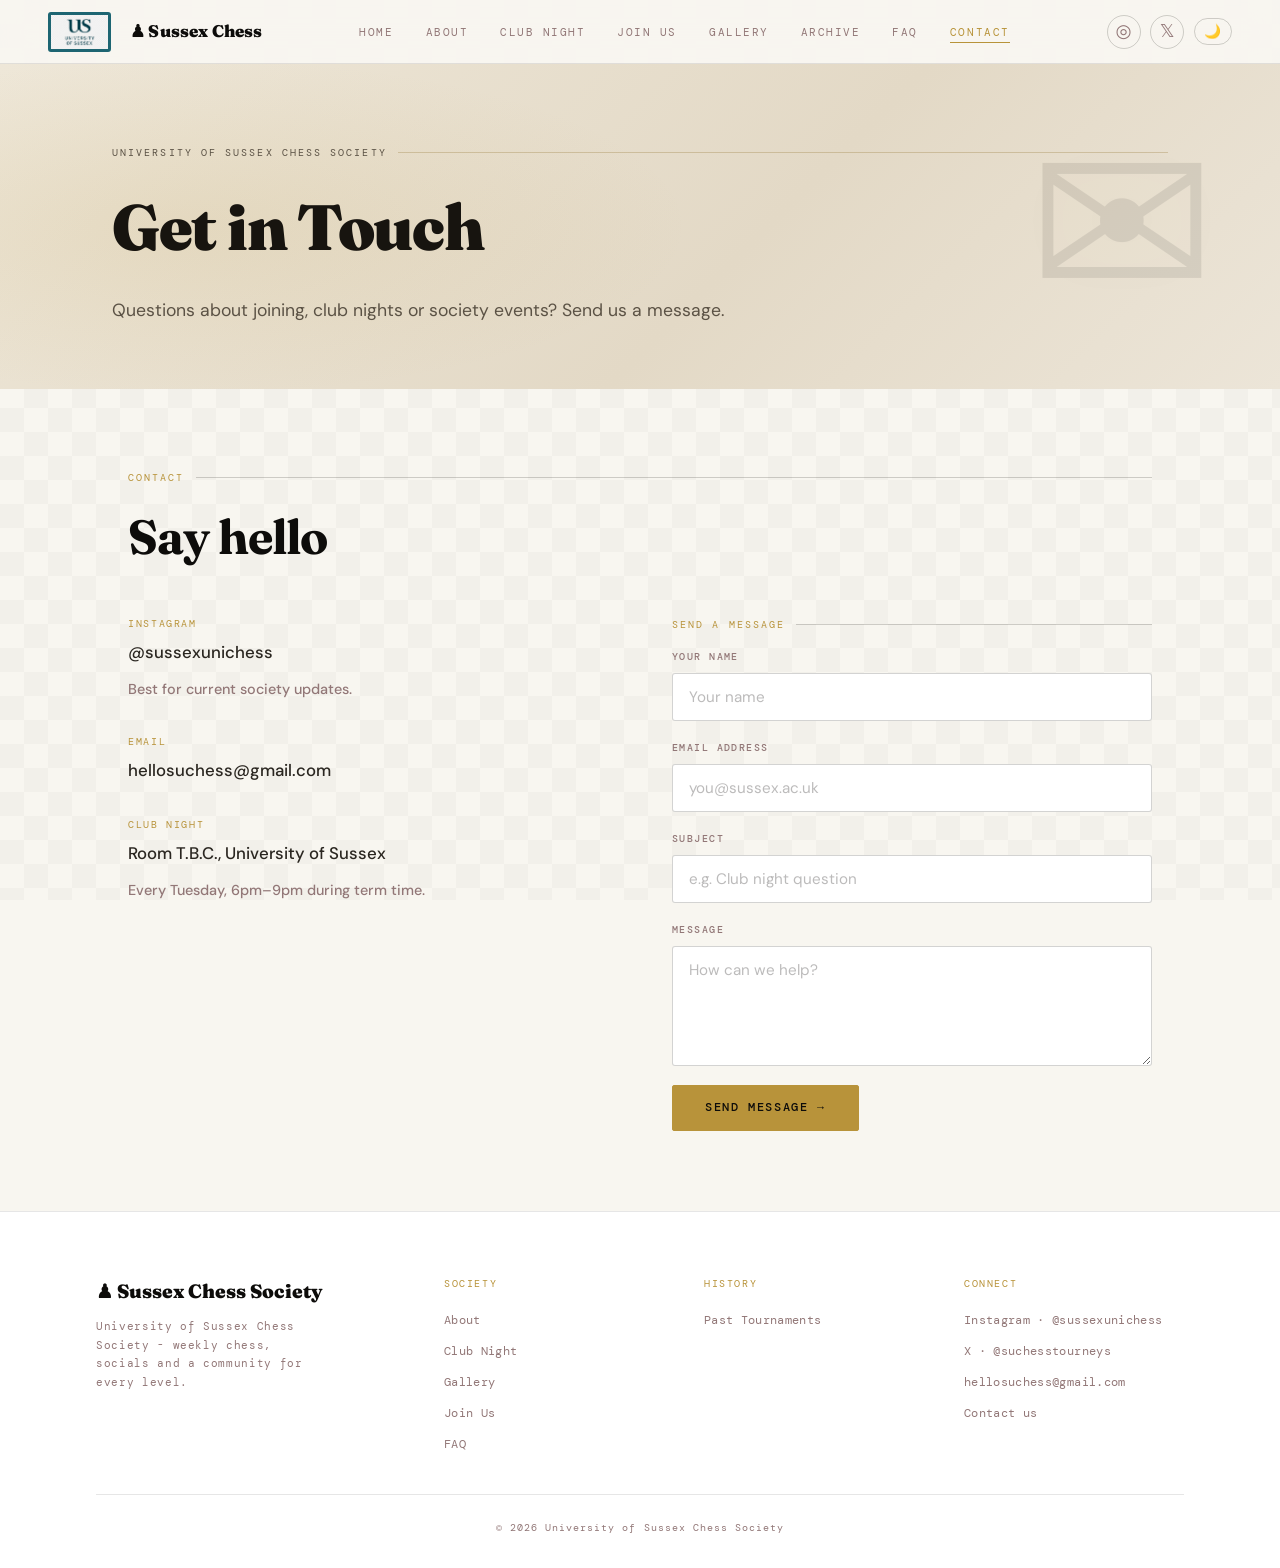
<file: contact.html>
<!DOCTYPE html>
<html lang="en">
<head>
  <meta charset="UTF-8" />
  <meta name="viewport" content="width=device-width, initial-scale=1.0" />
  <title>Contact - University of Sussex Chess Society</title>
  <link rel="icon" href="data:image/svg+xml,<svg xmlns=%22http://www.w3.org/2000/svg%22 viewBox=%220 0 100 100%22><text y=%22.9em%22 font-size=%2290%22>♟</text></svg>" />
  <link rel="stylesheet" href="style.css" />
</head>
<body>
  <div id="nav-placeholder"></div>
  <div class="page">
    <div class="page-header" data-icon="✉">
      <p class="section-label" style="margin-bottom:0.8rem;">University of Sussex Chess Society</p>
      <h1>Get in Touch</h1>
      <p style="color:rgba(255,255,255,0.7); margin-top:1rem; font-size:1.1rem;">Questions about joining, club nights or society events? Send us a message.</p>
    </div>
    <section>
      <p class="section-label">Contact</p><h2 class="section-title">Say hello</h2>
      <div class="contact-grid">
        <div>
          <div class="contact-item" style="margin-bottom:2rem;"><span class="label">Instagram</span><a href="https://www.instagram.com/sussexunichess" target="_blank" rel="noopener">@sussexunichess</a><p style="color:var(--ink-3); font-size:0.9rem; margin-top:0.3rem;">Best for current society updates.</p></div>
          <div class="contact-item" style="margin-bottom:2rem;"><span class="label">Email</span><a href="mailto:hellosuchess@gmail.com">hellosuchess@gmail.com</a></div>
          <div class="contact-item"><span class="label">Club Night</span><p>Room T.B.C., University of Sussex</p><p style="color:var(--ink-3); font-size:0.9rem; margin-top:0.3rem;">Every Tuesday, 6pm–9pm during term time.</p></div>
        </div>
        <div>
          <p class="section-label" style="margin-bottom:1rem;">Send a Message</p>
          <div class="contact-form">
            <div class="form-group"><label for="name">Your Name</label><input type="text" id="name" name="name" placeholder="Your name" /></div>
            <div class="form-group"><label for="email">Email Address</label><input type="email" id="email" name="email" placeholder="you@sussex.ac.uk" /></div>
            <div class="form-group"><label for="subject">Subject</label><input type="text" id="subject" name="subject" placeholder="e.g. Club night question" /></div>
            <div class="form-group"><label for="message">Message</label><textarea id="message" name="message" placeholder="How can we help?"></textarea></div>
            <button class="btn btn-solid" onclick="submitForm()" style="align-self:flex-start; cursor:pointer; font-size:0.72rem;">Send Message →</button>
            <p id="form-msg" style="display:none; font-family:'DM Mono',monospace; font-size:0.75rem; letter-spacing:0.08em;"></p>
          </div>
        </div>
      </div>
    </section>
  </div>
  <div id="footer-placeholder"></div>
  <script src="components.js"></script>
  <script>
    async function submitForm(){const ids=['name','email','subject','message'];const [name,email,subject,message]=ids.map(id=>document.getElementById(id).value.trim());const msg=document.getElementById('form-msg');if(!name||!email){msg.textContent='⚠ Please fill in your name and email address.';msg.style.color='var(--gold)';msg.style.display='block';return;}const btn=document.querySelector('.contact-form .btn-solid');btn.textContent='Sending…';btn.disabled=true;try{const response=await fetch('https://formspree.io/f/meewrqdg',{method:'POST',headers:{'Accept':'application/json'},body:new URLSearchParams({name,email,subject,message})});if(response.ok){msg.textContent='✓ Thanks, '+name+'! We’ll be in touch soon.';msg.style.color='var(--gold)';msg.style.display='block';ids.forEach(id=>document.getElementById(id).value='');btn.textContent='Sent ✓';}else{throw new Error('send failed');}}catch(err){msg.textContent='⚠ Could not send — please email us directly.';msg.style.color='var(--gold)';msg.style.display='block';btn.textContent='Send Message →';btn.disabled=false;}}
  </script>
</body>
</html>
</file>
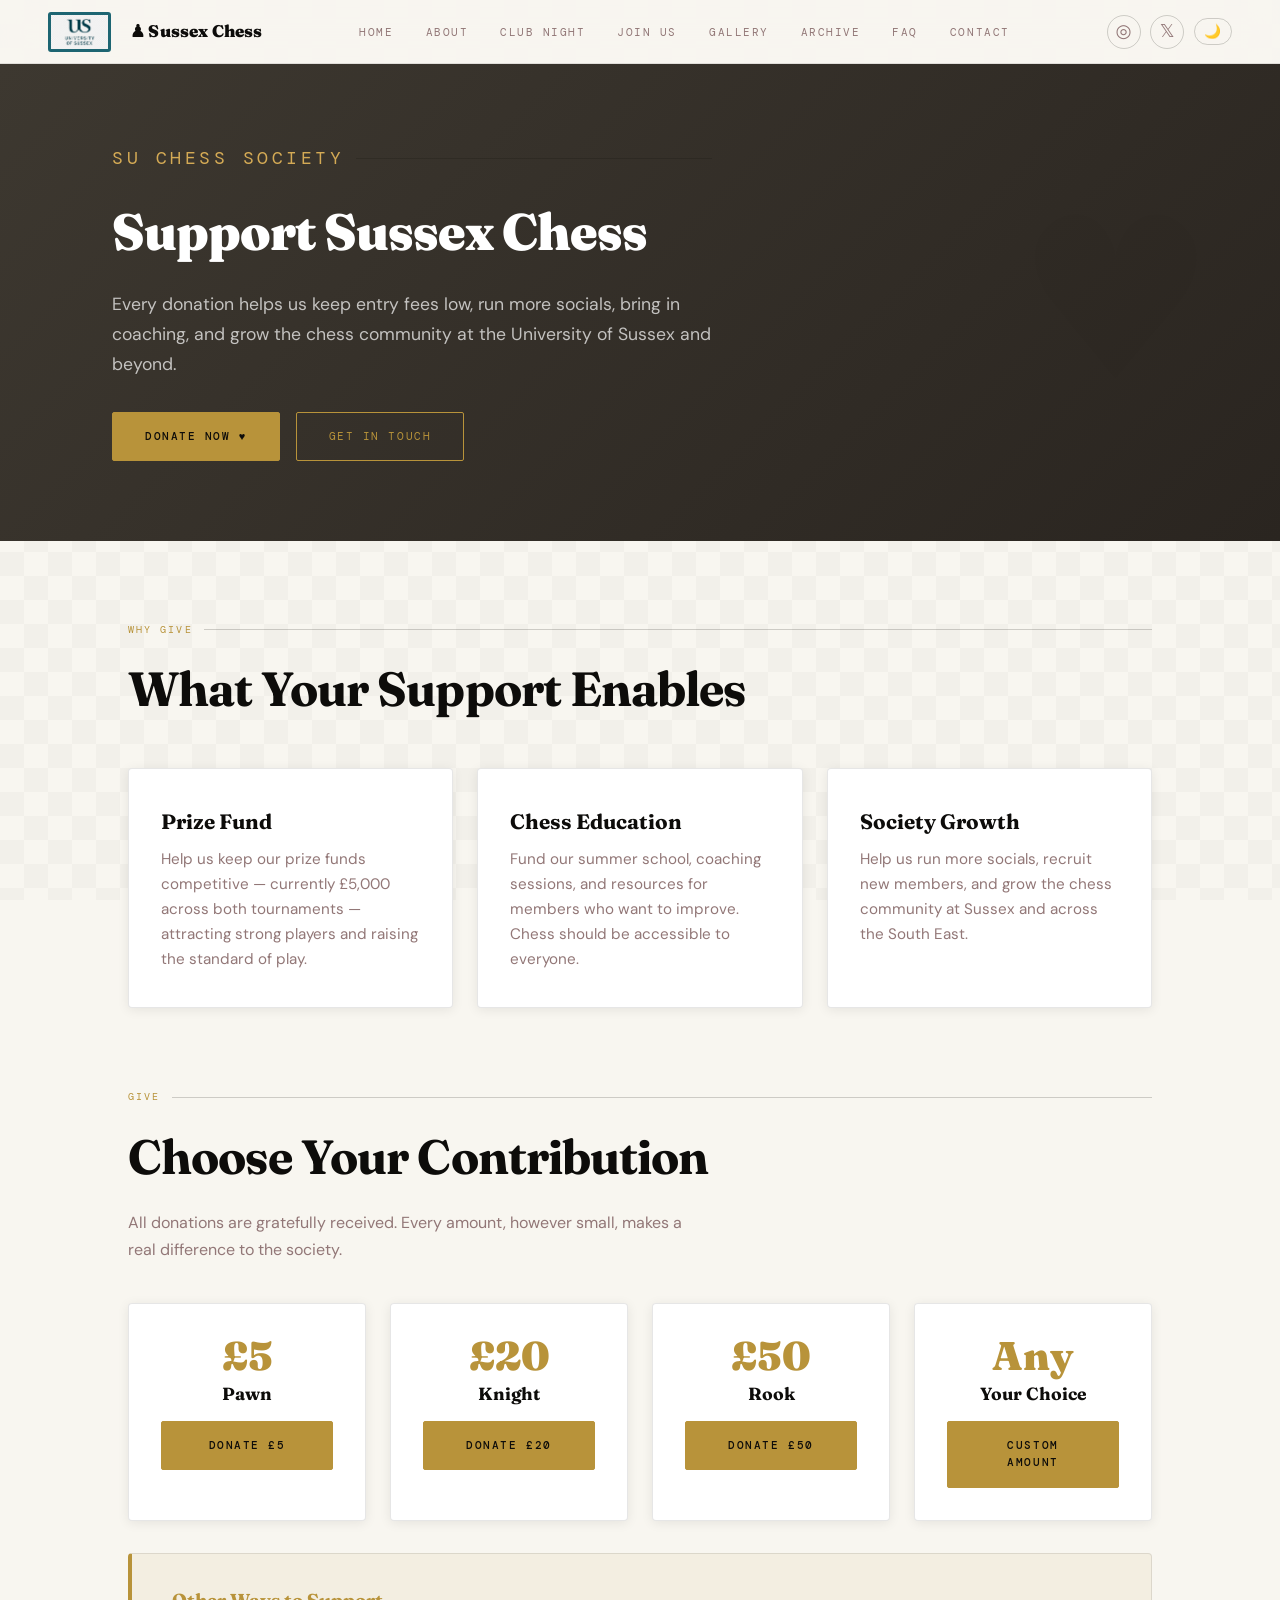
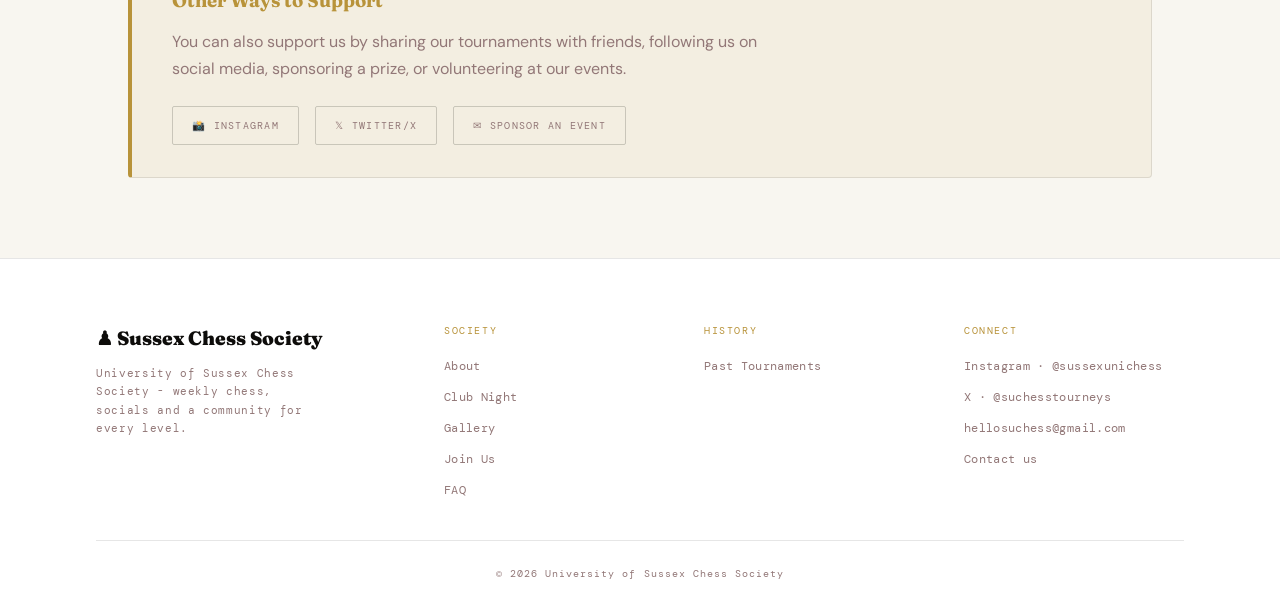
<file: donate.html>
<!DOCTYPE html>
<html lang="en">
<head>
  <meta charset="UTF-8" />
  <meta name="viewport" content="width=device-width, initial-scale=1.0" />
  <title>Support Us — SU Chess Society</title>
  <link rel="icon" href="data:image/svg+xml,<svg xmlns=%22http://www.w3.org/2000/svg%22 viewBox=%220 0 100 100%22><text y=%22.9em%22 font-size=%2290%22>♟</text></svg>" />
  <link rel="stylesheet" href="style.css" />
</head>
<body>

  <div id="nav-placeholder"></div>

  <!-- Hero -->
  <div class="donation-hero">
    <p class="section-label" style="color:var(--gold-lt); margin-bottom:1rem;">SU Chess Society</p>
    <h1>Support Sussex Chess</h1>
    <p>
      Every donation helps us keep entry fees low, run more socials, bring in coaching, and grow
      the chess community at the University of Sussex and beyond.
    </p>
    <div style="display:flex; gap:1rem; flex-wrap:wrap;">
      <a href="#donate-now" class="btn btn-solid">Donate Now ♥</a>
      <a href="contact.html" class="btn">Get in Touch</a>
    </div>
  </div>

  <div class="page">

    <!-- Why Donate -->
    <section>
      <p class="section-label">Why Give</p>
      <h2 class="section-title">What Your Support Enables</h2>
      <div class="cards">
        <div class="card">
          <h3>Prize Fund</h3>
          <p>Help us keep our prize funds competitive — currently £5,000 across both tournaments — attracting strong players and raising the standard of play.</p>
        </div>
        <div class="card">
          <h3>Chess Education</h3>
          <p>Fund our summer school, coaching sessions, and resources for members who want to improve. Chess should be accessible to everyone.</p>
        </div>
        <div class="card">
          <h3>Society Growth</h3>
          <p>Help us run more socials, recruit new members, and grow the chess community at Sussex and across the South East.</p>
        </div>
      </div>
    </section>

    <!-- Donation Tiers -->
    <section id="donate-now" style="padding-top:0;">
      <p class="section-label">Give</p>
      <h2 class="section-title">Choose Your Contribution</h2>
      <p style="color:var(--ink-3); margin-bottom:0; max-width:580px;">
        All donations are gratefully received. Every amount, however small, makes a real difference to the society.
      </p>

      <div class="donation-tiers">
        <div class="donation-tier">
          <div class="tier-amount">£5</div>
          <h4>Pawn</h4>
          <a href="https://www.paypal.com/paypalme/hhonarvar?country.x=GB&locale.x=en_GB" class="btn btn-solid" target="_blank" style="width:100%; justify-content:center;">Donate £5</a>
        </div>
        <div class="donation-tier">
          <div class="tier-amount">£20</div>
          <h4>Knight</h4>
          <a href="https://www.paypal.com/paypalme/hhonarvar?country.x=GB&locale.x=en_GB" class="btn btn-solid" target="_blank" style="width:100%; justify-content:center;">Donate £20</a>
        </div>
        <div class="donation-tier">
          <div class="tier-amount">£50</div>
          <h4>Rook</h4>
          <a href="https://www.paypal.com/paypalme/hhonarvar?country.x=GB&locale.x=en_GB" class="btn btn-solid" target="_blank" style="width:100%; justify-content:center;">Donate £50</a>
        </div>
        <div class="donation-tier">
          <div class="tier-amount">Any</div>
          <h4>Your Choice</h4>
          <a href="https://www.paypal.com/paypalme/hhonarvar?country.x=GB&locale.x=en_GB" class="btn btn-solid" target="_blank" style="width:100%; justify-content:center;">Custom Amount</a>
        </div>
      </div>

      <div style="background:var(--gold-bg); border:1px solid var(--border); border-left:4px solid var(--gold); padding:2rem 2.5rem; margin-top:2rem; border-radius:4px;">
        <h3 style="font-family:'Fraunces',serif; color:var(--gold); margin-bottom:0.8rem;">Other Ways to Support</h3>
        <p style="color:var(--ink-3); max-width:600px; margin-bottom:1rem;">
          You can also support us by sharing our tournaments with friends, following us on social media,
          sponsoring a prize, or volunteering at our events.
        </p>
        <div class="social-bar">
          <a href="https://www.instagram.com/sussexunichess" class="social-btn" target="_blank">📸 Instagram</a>
          <a href="https://x.com/suchesstourneys" class="social-btn" target="_blank">𝕏 Twitter/X</a>
          <a href="contact.html" class="social-btn">✉ Sponsor an Event</a>
        </div>
      </div>


    </section>

  </div>

  <!-- Footer (injected by components.js) -->
  <div id="footer-placeholder"></div>

  <script src="components.js"></script>
</body>
</html>
</file>
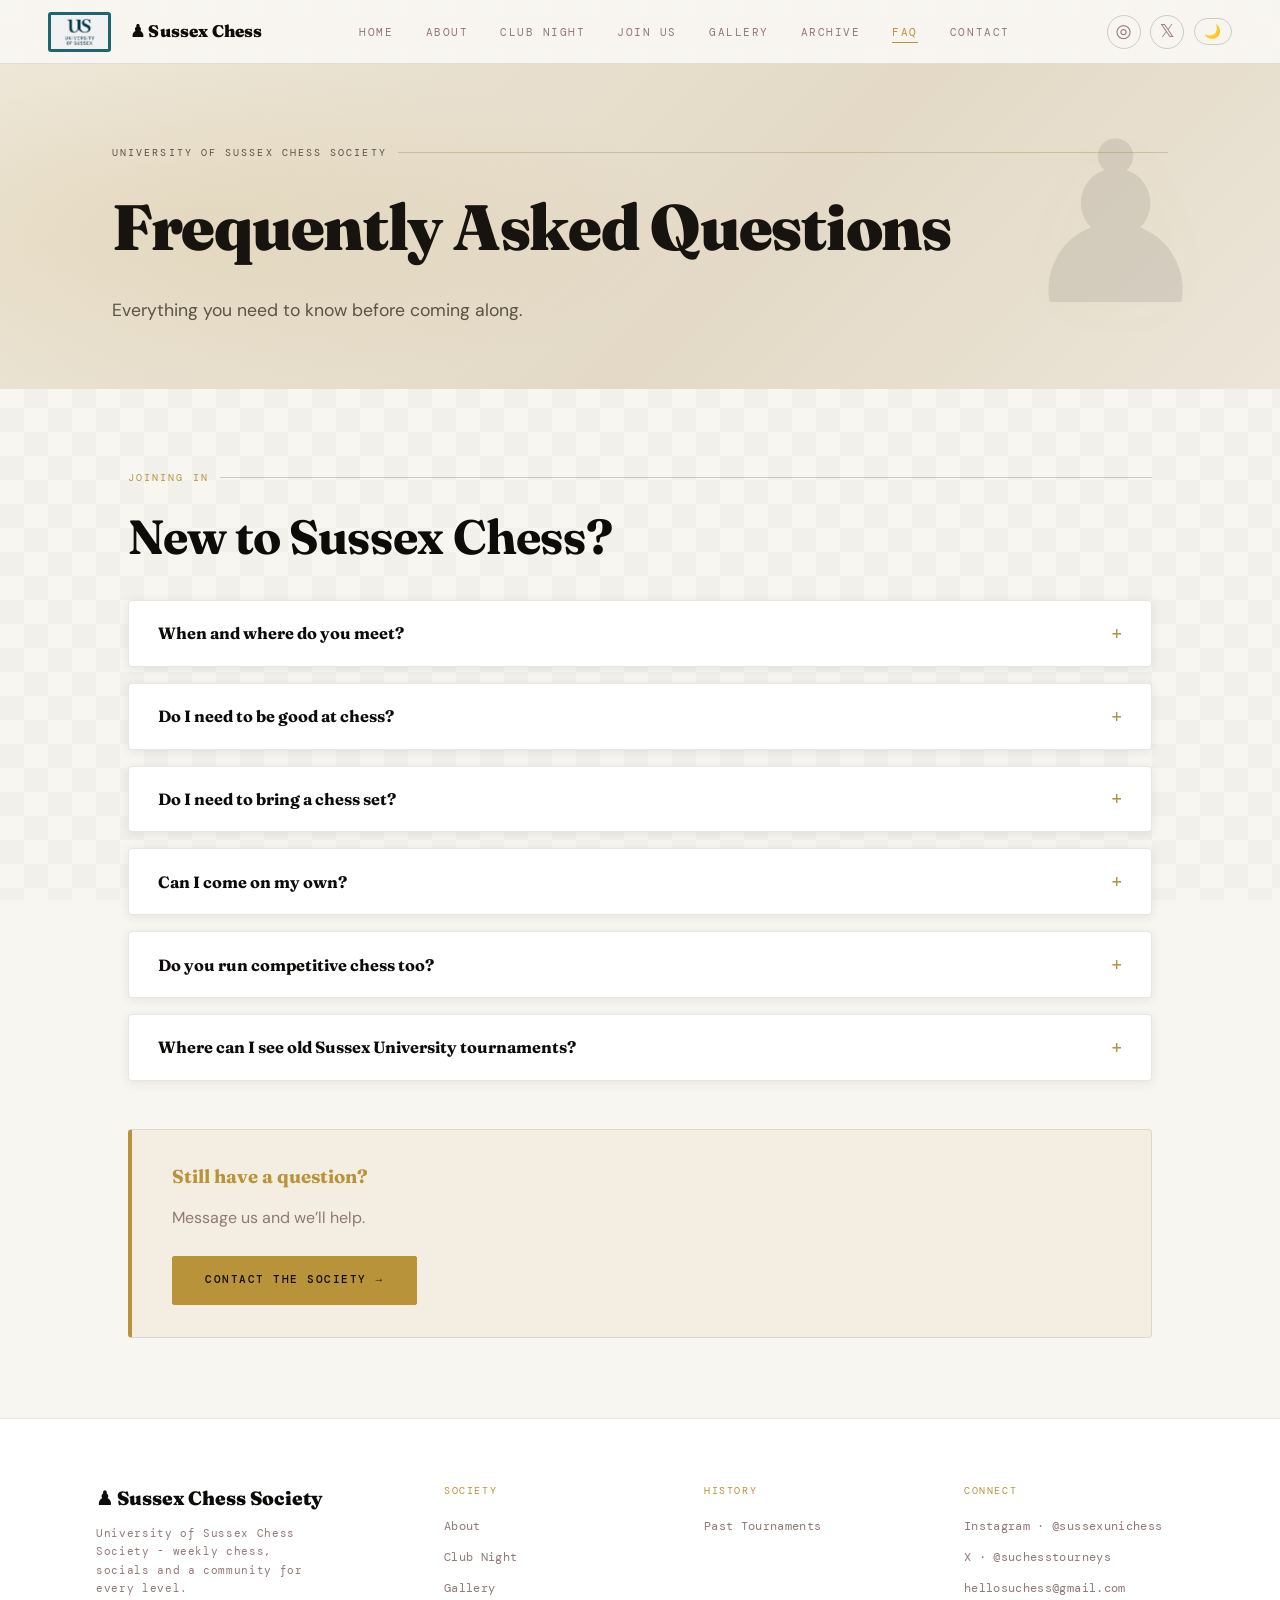
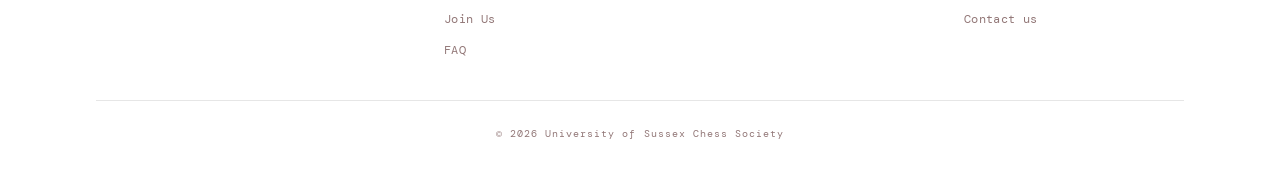
<file: faq.html>
<!DOCTYPE html>
<html lang="en">
<head>
  <meta charset="UTF-8" />
  <meta name="viewport" content="width=device-width, initial-scale=1.0" />
  <title>FAQ - University of Sussex Chess Society</title>
  <link rel="icon" href="data:image/svg+xml,<svg xmlns=%22http://www.w3.org/2000/svg%22 viewBox=%220 0 100 100%22><text y=%22.9em%22 font-size=%2290%22>♟</text></svg>" />
  <link rel="stylesheet" href="style.css" />
</head>
<body>
  <div id="nav-placeholder"></div>
  <div class="page">
    <div class="page-header" data-icon="♟">
      <p class="section-label" style="margin-bottom:0.8rem;">University of Sussex Chess Society</p>
      <h1>Frequently Asked Questions</h1>
      <p style="color:rgba(255,255,255,0.7); margin-top:1rem; font-size:1.1rem;">Everything you need to know before coming along.</p>
    </div>
    <section>
      <p class="section-label">Joining In</p>
      <h2 class="section-title">New to Sussex Chess?</h2>
      <div class="faq-list">
        <div class="faq-item"><button class="faq-question" onclick="toggleFaq(this)">When and where do you meet?<span class="faq-icon">+</span></button><div class="faq-answer"><div class="faq-answer-inner"><p>Our regular club night is every Tuesday from 6pm–9pm during term time in Room T.B.C. at the University of Sussex. Check @sussexunichess on Instagram for the latest session updates.</p></div></div></div>
        <div class="faq-item"><button class="faq-question" onclick="toggleFaq(this)">Do I need to be good at chess?<span class="faq-icon">+</span></button><div class="faq-answer"><div class="faq-answer-inner"><p>No. Complete beginners, casual players and experienced tournament players are all welcome. You do not need a rating or previous club experience.</p></div></div></div>
        <div class="faq-item"><button class="faq-question" onclick="toggleFaq(this)">Do I need to bring a chess set?<span class="faq-icon">+</span></button><div class="faq-answer"><div class="faq-answer-inner"><p>No - just come along. The society provides what is needed for normal club-night play.</p></div></div></div>
        <div class="faq-item"><button class="faq-question" onclick="toggleFaq(this)">Can I come on my own?<span class="faq-icon">+</span></button><div class="faq-answer"><div class="faq-answer-inner"><p>Absolutely. Club night is designed to be easy to drop into, and there will be people to play whatever your level.</p></div></div></div>
        <div class="faq-item"><button class="faq-question" onclick="toggleFaq(this)">Do you run competitive chess too?<span class="faq-icon">+</span></button><div class="faq-answer"><div class="faq-answer-inner"><p>Yes. Alongside casual chess, the society runs and takes part in competitive opportunities throughout the year. Details are announced through the society and on Instagram.</p></div></div></div>
        <div class="faq-item"><button class="faq-question" onclick="toggleFaq(this)">Where can I see old Sussex University tournaments?<span class="faq-icon">+</span></button><div class="faq-answer"><div class="faq-answer-inner"><p>The old congress and festival information is now kept separately in the <a href="archive.html" style="color:var(--gold);">past tournament archive</a>, so the main website can focus on the current society.</p></div></div></div>
      </div>
      <div style="background:var(--gold-bg); border:1px solid var(--border); border-left:4px solid var(--gold); padding:2rem 2.5rem; margin-top:3rem; border-radius:4px;">
        <h3 style="font-family:'Fraunces',serif; color:var(--gold); margin-bottom:0.8rem;">Still have a question?</h3>
        <p style="color:var(--ink-3); max-width:600px; margin-bottom:1.5rem;">Message us and we’ll help.</p>
        <a href="contact.html" class="btn btn-solid">Contact the Society →</a>
      </div>
    </section>
  </div>
  <div id="footer-placeholder"></div>
  <script src="components.js"></script>
  <script>function toggleFaq(btn){btn.closest('.faq-item').classList.toggle('open');}</script>
</body>
</html>
</file>
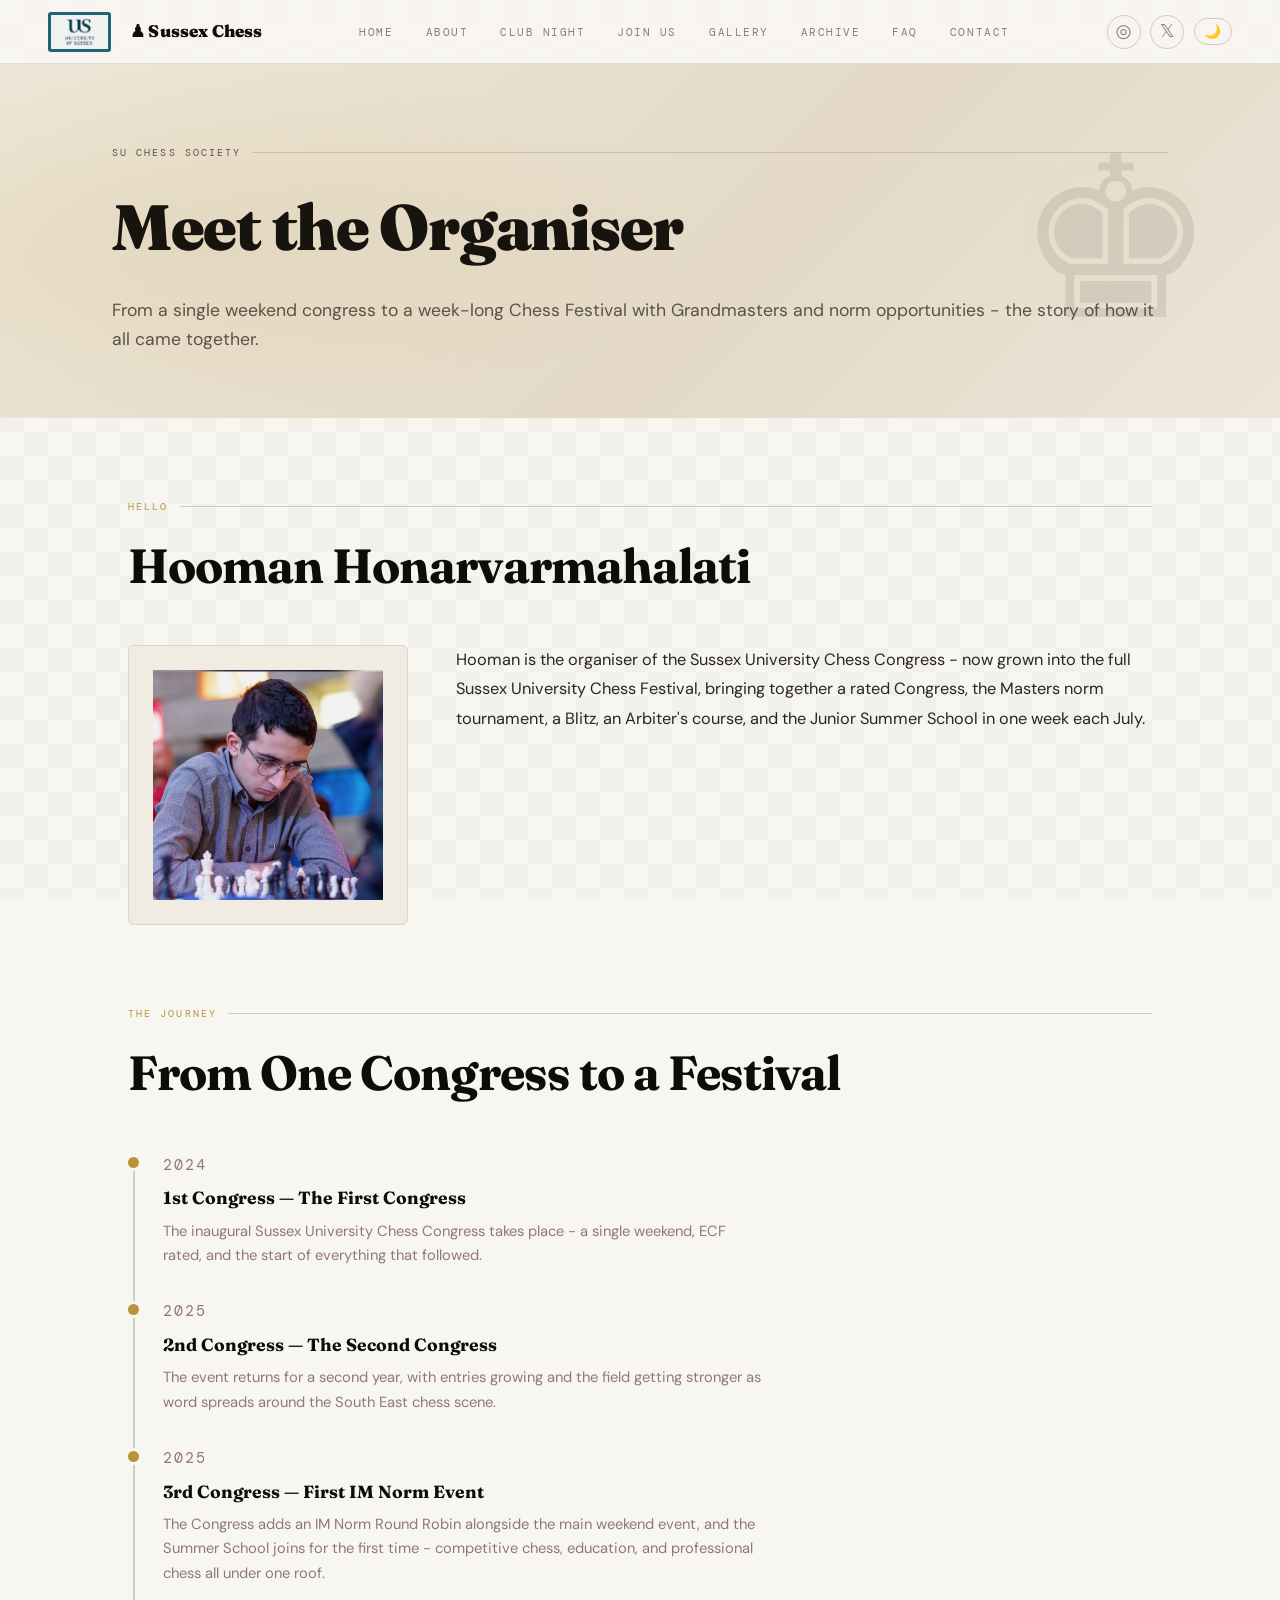
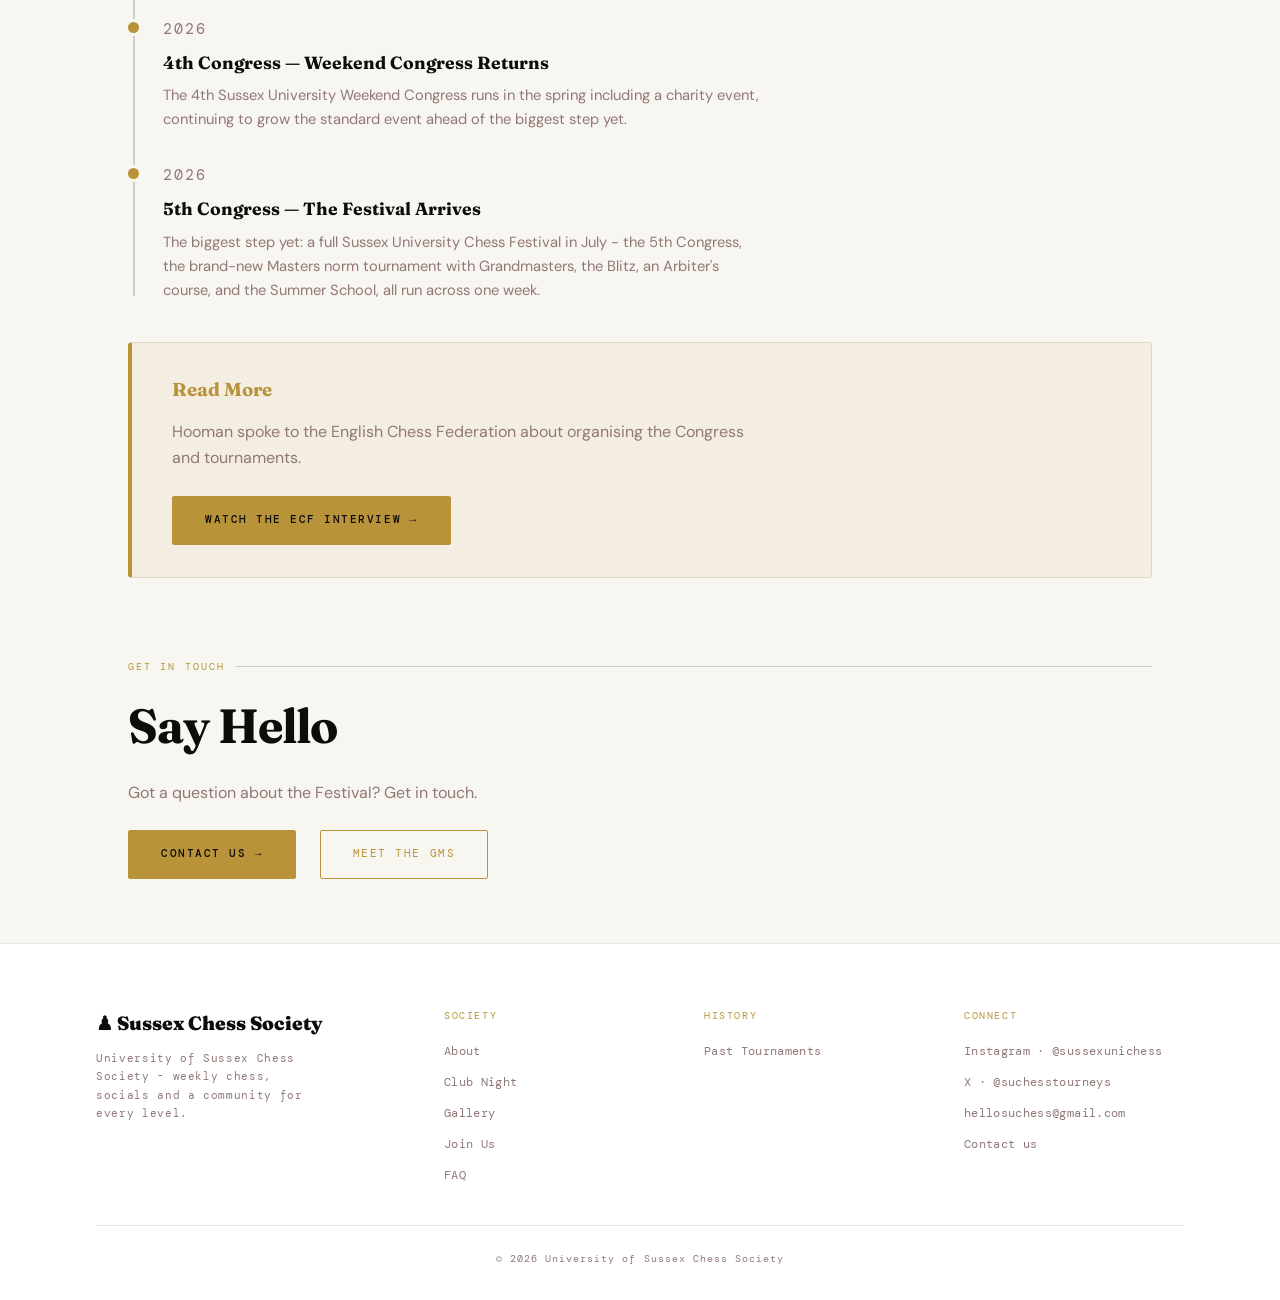
<file: organiser.html>
<!DOCTYPE html>
<html lang="en">
<head>
  <meta charset="UTF-8" />
  <meta name="viewport" content="width=device-width, initial-scale=1.0" />
  <title>Meet the Organiser - SU Chess Society</title>
  <link rel="icon" href="data:image/svg+xml,<svg xmlns=%22http://www.w3.org/2000/svg%22 viewBox=%220 0 100 100%22><text y=%22.9em%22 font-size=%2290%22>♟</text></svg>" />
  <link rel="stylesheet" href="style.css" />
</head>
<body>

  <div id="nav-placeholder"></div>

  <div class="page">

    <!-- Page Header -->
    <div class="page-header" data-icon="♚">
      <p class="section-label" style="margin-bottom:0.8rem;">SU Chess Society</p>
      <h1>Meet the Organiser</h1>
      <p style="color:rgba(255,255,255,0.7); margin-top:1rem; font-size:1.1rem;">
        From a single weekend congress to a week-long Chess Festival with Grandmasters and norm
        opportunities - the story of how it all came together.
      </p>
    </div>

    <!-- Intro -->
    <section>
      <p class="section-label">Hello</p>
      <h2 class="section-title">Hooman Honarvarmahalati</h2>

      <div class="organiser-intro">
        <div class="organiser-photo">
          <img src="images/hooman.webp" alt="Hooman Honarvarmahalati"
               onerror="this.parentElement.innerHTML='📷<br>Add a photo of Hooman here<br><small style=&quot;opacity:.6&quot;>images/hooman-honarvarmahalati.jpg</small>';">
        </div>
        <div class="organiser-bio">
          <p>
            Hooman is the organiser of the Sussex University Chess Congress - now grown
            into the full Sussex University Chess Festival, bringing together a rated Congress, the
            Masters norm tournament, a Blitz, an Arbiter's course, and the Junior Summer School in one
            week each July.
          </p>      
        </div>
      </div>
    </section>

<!-- Timeline -->
    <section style="padding-top:0;">
      <p class="section-label">The Journey</p>
      <h2 class="section-title">From One Congress to a Festival</h2>
 
      <div class="timeline">
        <div class="timeline-item">
          <p class="timeline-year">2024</p>
          <h4>1st Congress — The First Congress</h4>
          <p>The inaugural Sussex University Chess Congress takes place - a single weekend, ECF rated, and the start of everything that followed.</p>
        </div>
        <div class="timeline-item">
          <p class="timeline-year">2025</p>
          <h4>2nd Congress — The Second Congress</h4>
          <p>The event returns for a second year, with entries growing and the field getting stronger as word spreads around the South East chess scene.</p>
        </div>
        <div class="timeline-item">
          <p class="timeline-year">2025</p>
          <h4>3rd Congress — First IM Norm Event</h4>
          <p>The Congress adds an IM Norm Round Robin alongside the main weekend event, and the Summer School joins for the first time - competitive chess, education, and professional chess all under one roof.</p>
        </div>
        <div class="timeline-item">
          <p class="timeline-year">2026</p>
          <h4>4th Congress — Weekend Congress Returns</h4>
          <p>The 4th Sussex University Weekend Congress runs in the spring including a charity event, continuing to grow the standard event ahead of the biggest step yet.</p>
        </div>
        <div class="timeline-item">
          <p class="timeline-year">2026</p>
          <h4>5th Congress — The Festival Arrives</h4>
          <p>The biggest step yet: a full Sussex University Chess Festival in July - the 5th Congress, the brand-new Masters norm tournament with Grandmasters, the Blitz, an Arbiter's course, and the Summer School, all run across one week.</p>
        </div>
      </div>

      <div style="background:var(--gold-bg); border:1px solid var(--border); border-left:4px solid var(--gold); padding:2rem 2.5rem; margin-top:2.5rem; border-radius:4px;">
        <h3 style="font-family:'Fraunces',serif; color:var(--gold); margin-bottom:0.8rem;">Read More</h3>
        <p style="color:var(--ink-3); max-width:600px; margin-bottom:1.5rem;">
          Hooman spoke to the English Chess Federation about organising the Congress and tournaments.
        </p>
        <a href="https://www.youtube.com/watch?v=WnNjEYG3tVM" class="btn btn-solid" target="_blank">Watch the ECF Interview →</a>
      </div>
    </section>

    <!-- Get in touch -->
    <section style="padding-top:0; padding-bottom:4rem;">
      <p class="section-label">Get in Touch</p>
      <h2 class="section-title">Say Hello</h2>
      <p style="color:var(--ink-3); max-width:600px; margin-bottom:1.5rem;">
        Got a question about the Festival? Get in touch.
      </p>
      <div style="display:flex; gap:1.5rem; flex-wrap:wrap;">
        <a href="contact.html" class="btn btn-solid">Contact Us →</a>
        <a href="players.html" class="btn">Meet the GMs</a>
      </div>
    </section>

  </div>

  <!-- Footer (injected by components.js) -->
  <div id="footer-placeholder"></div>

  <script src="components.js"></script>
</body>
</html>
</file>
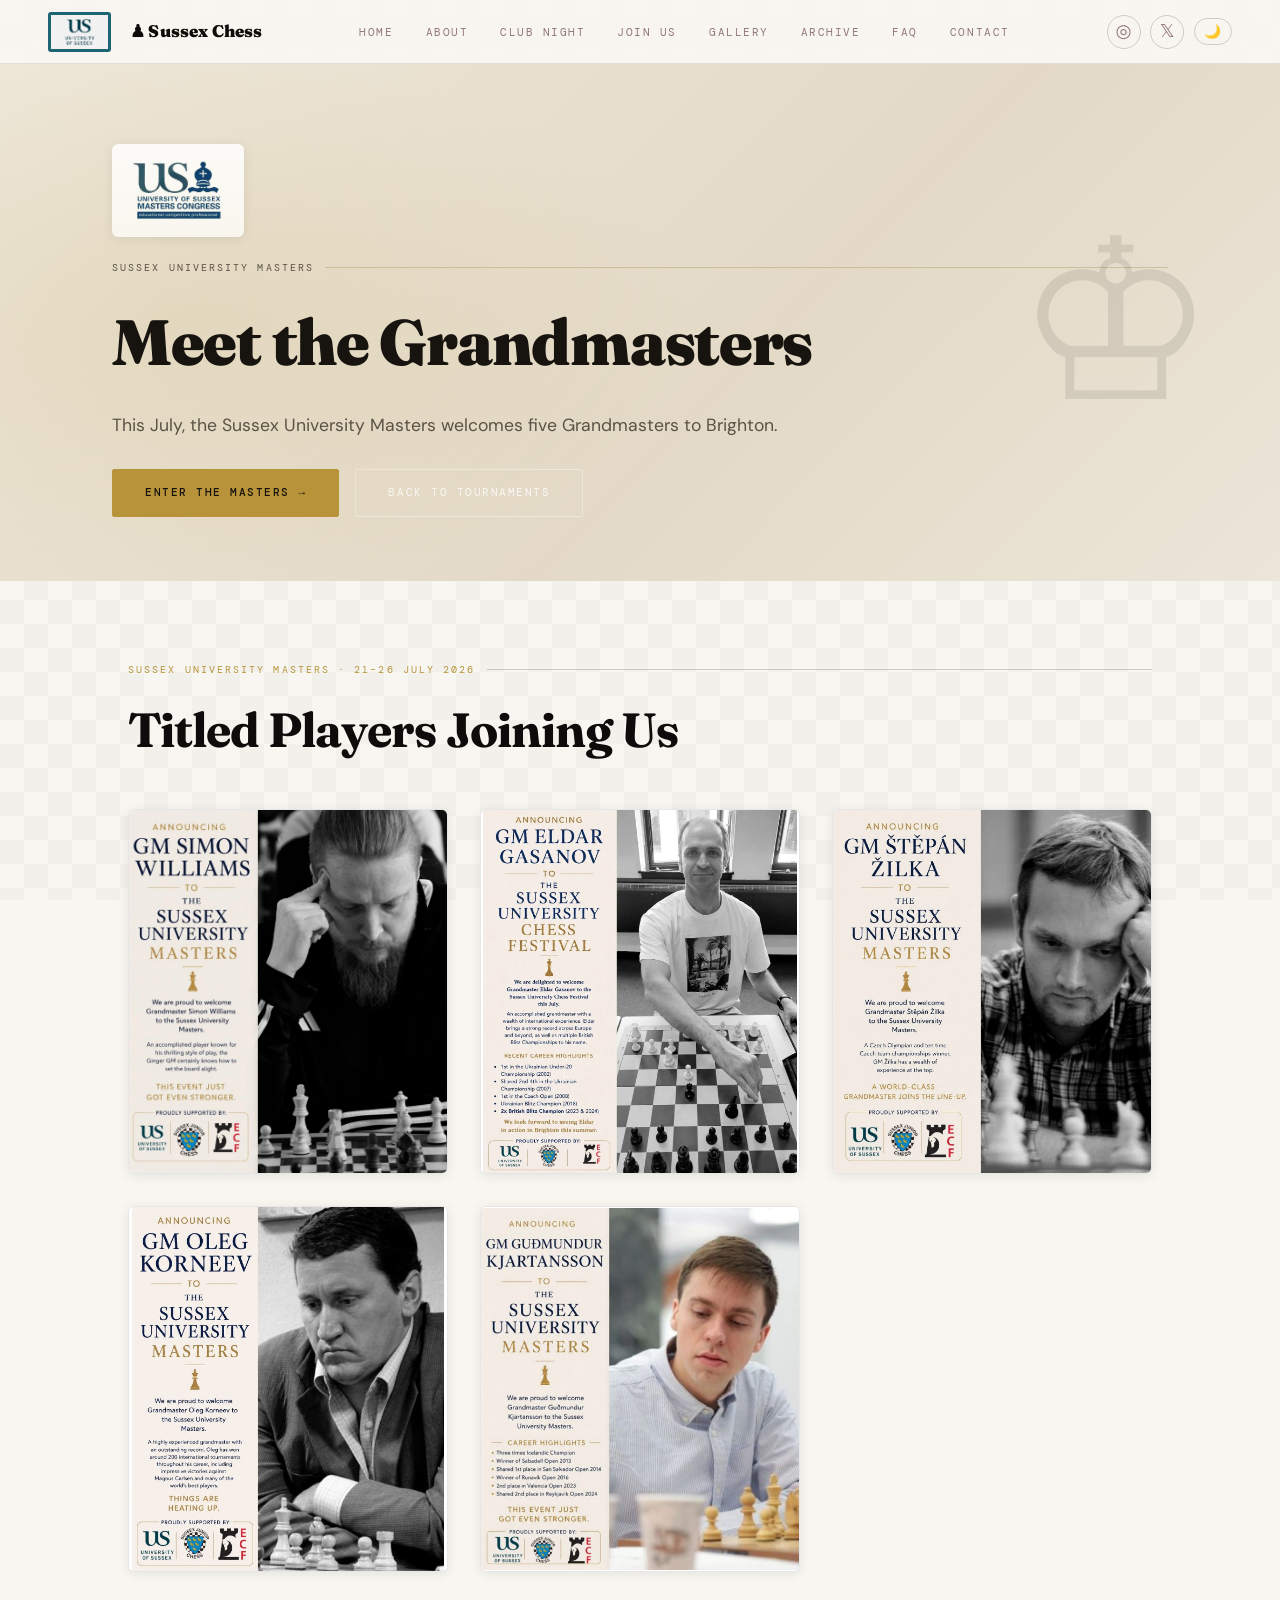
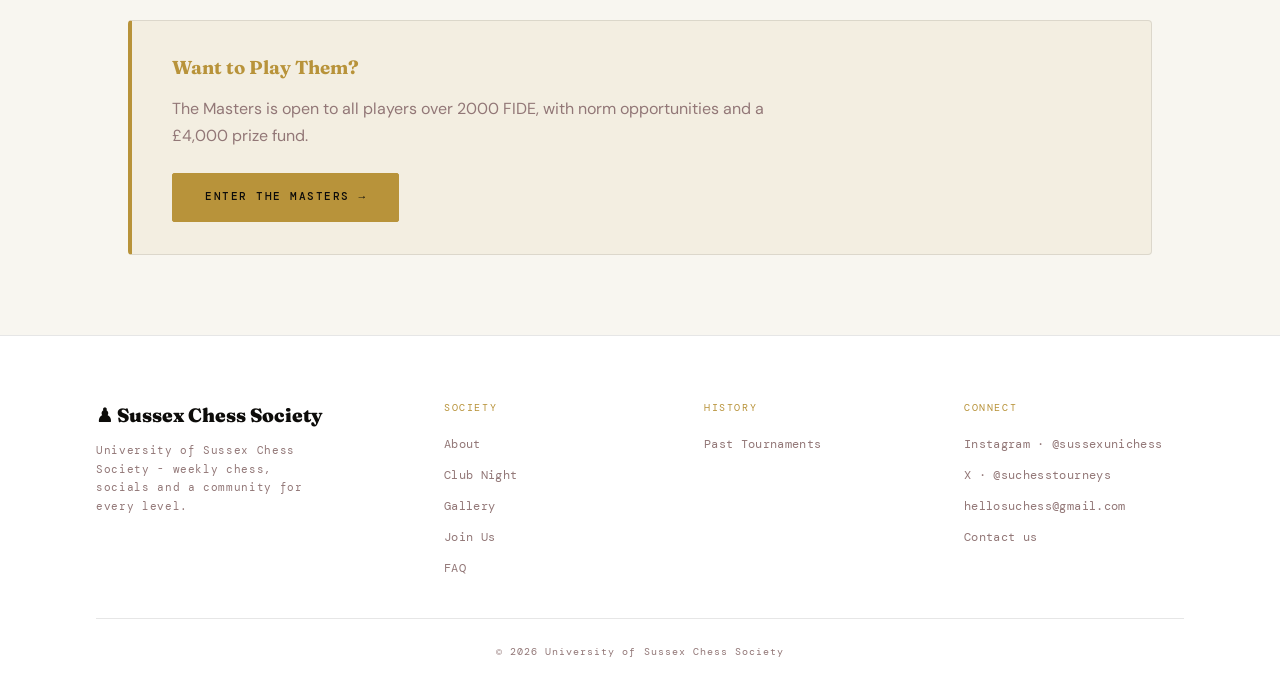
<file: players.html>
<!DOCTYPE html>
<html lang="en">
<head>
  <meta charset="UTF-8" />
  <meta name="viewport" content="width=device-width, initial-scale=1.0" />
  <title>Meet the GMs - SU Chess Society</title>
  <link rel="icon" href="data:image/svg+xml,<svg xmlns=%22http://www.w3.org/2000/svg%22 viewBox=%220 0 100 100%22><text y=%22.9em%22 font-size=%2290%22>♟</text></svg>" />
  <link rel="stylesheet" href="style.css" />
</head>
<body>

  <div id="nav-placeholder"></div>

  <div class="page">

    <!-- Page Header -->
    <div class="page-header" data-icon="♔">
      <span class="masters-logo-badge"><img src="images/masters-congress-logo.webp" alt="University of Sussex Masters Congress logo" /></span>
      <p class="section-label" style="margin-bottom:0.8rem;">Sussex University Masters</p>
      <h1>Meet the Grandmasters</h1>
      <p style="color:rgba(255,255,255,0.7); margin-top:1rem; font-size:1.1rem;">
        This July, the Sussex University Masters welcomes five Grandmasters to Brighton.
      </p>
      <div style="display:flex; gap:1rem; margin-top:1.8rem; flex-wrap:wrap;">
        <a href="tournament.html#enter-masters" class="btn btn-solid">Enter the Masters →</a>
        <a href="tournament.html" class="btn">Back to Tournaments</a>
      </div>
    </div>

    <!-- Players -->
    <section>
      <p class="section-label">Sussex University Masters · 21–26 July 2026</p>
      <h2 class="section-title">Titled Players Joining Us</h2>

      <div class="poster-grid">

        <div class="poster-card">
          <div class="poster-img">
            <img src="images/players/simon-williams.webp" alt="Announcing GM Simon Williams to the Sussex University Masters" loading="lazy">
          </div>
        </div>

        <div class="poster-card">
          <div class="poster-img">
            <img src="images/players/eldar-gasanov.webp" alt="Announcing GM Eldar Gasanov to the Sussex University Chess Festival" loading="lazy">
          </div>
        </div>

        <div class="poster-card">
          <div class="poster-img">
            <img src="images/players/stepan-zilka.webp" alt="Announcing GM Štěpán Žilka to the Sussex University Masters" loading="lazy">
          </div>
        </div>

        <div class="poster-card">
          <div class="poster-img">
            <img src="images/players/oleg-korneev.webp" alt="Announcing GM Oleg Korneev to the Sussex University Masters" loading="lazy">
          </div>
        </div>

        <div class="poster-card">
          <div class="poster-img">
            <img src="images/players/gudmundur-kjartansson.webp" alt="Announcing GM Guðmundur Kjartansson to the Sussex University Masters" loading="lazy">
          </div>
        </div>

      </div>

      <div style="background:var(--gold-bg); border:1px solid var(--border); border-left:4px solid var(--gold); padding:2rem 2.5rem; margin-top:3rem; border-radius:4px;">
        <h3 style="font-family:'Fraunces',serif; color:var(--gold); margin-bottom:0.8rem;">Want to Play Them?</h3>
        <p style="color:var(--ink-3); max-width:600px; margin-bottom:1.5rem;">
          The Masters is open to all players over 2000 FIDE, with norm opportunities and a £4,000 prize fund.
        </p>
        <a href="tournament.html#enter-masters" class="btn btn-solid">Enter the Masters →</a>
      </div>

    </section>

  </div>

  <!-- Footer (injected by components.js) -->
  <div id="footer-placeholder"></div>

  <script src="components.js"></script>
</body>
</html>
</file>
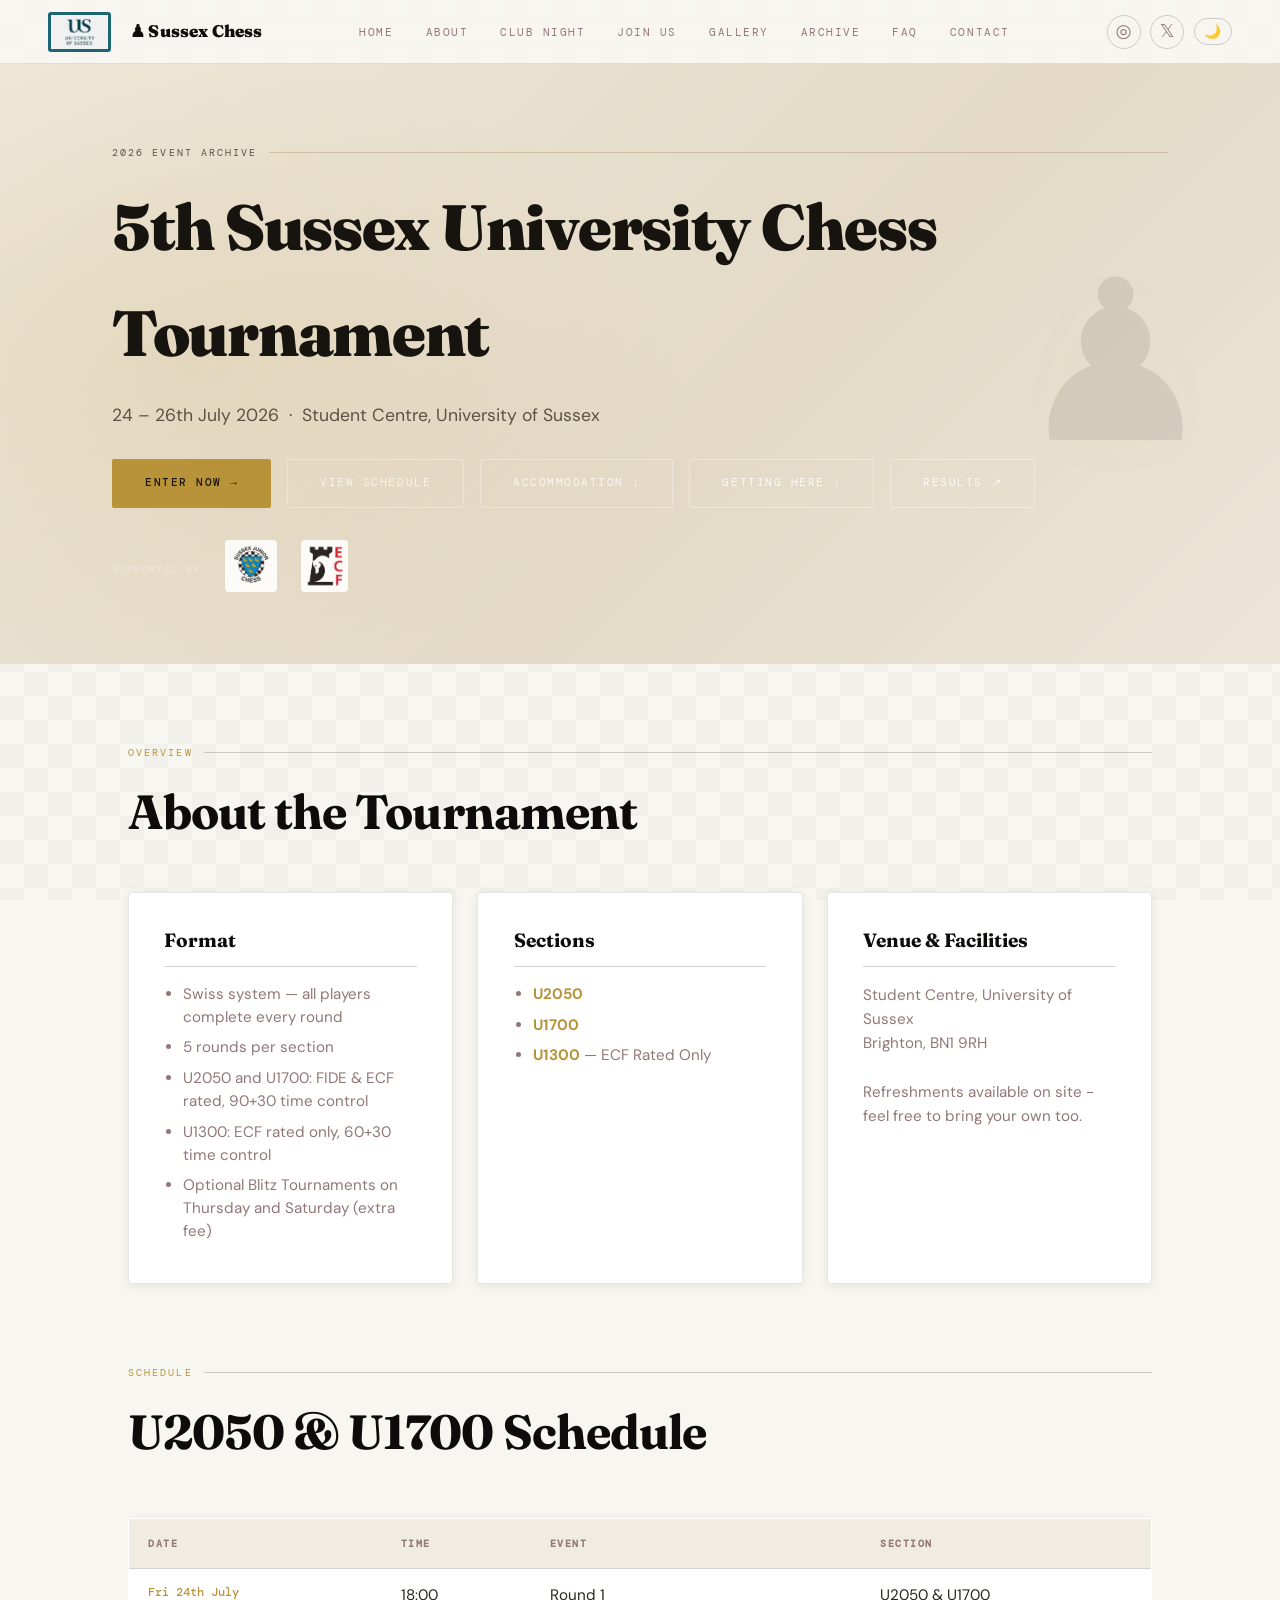
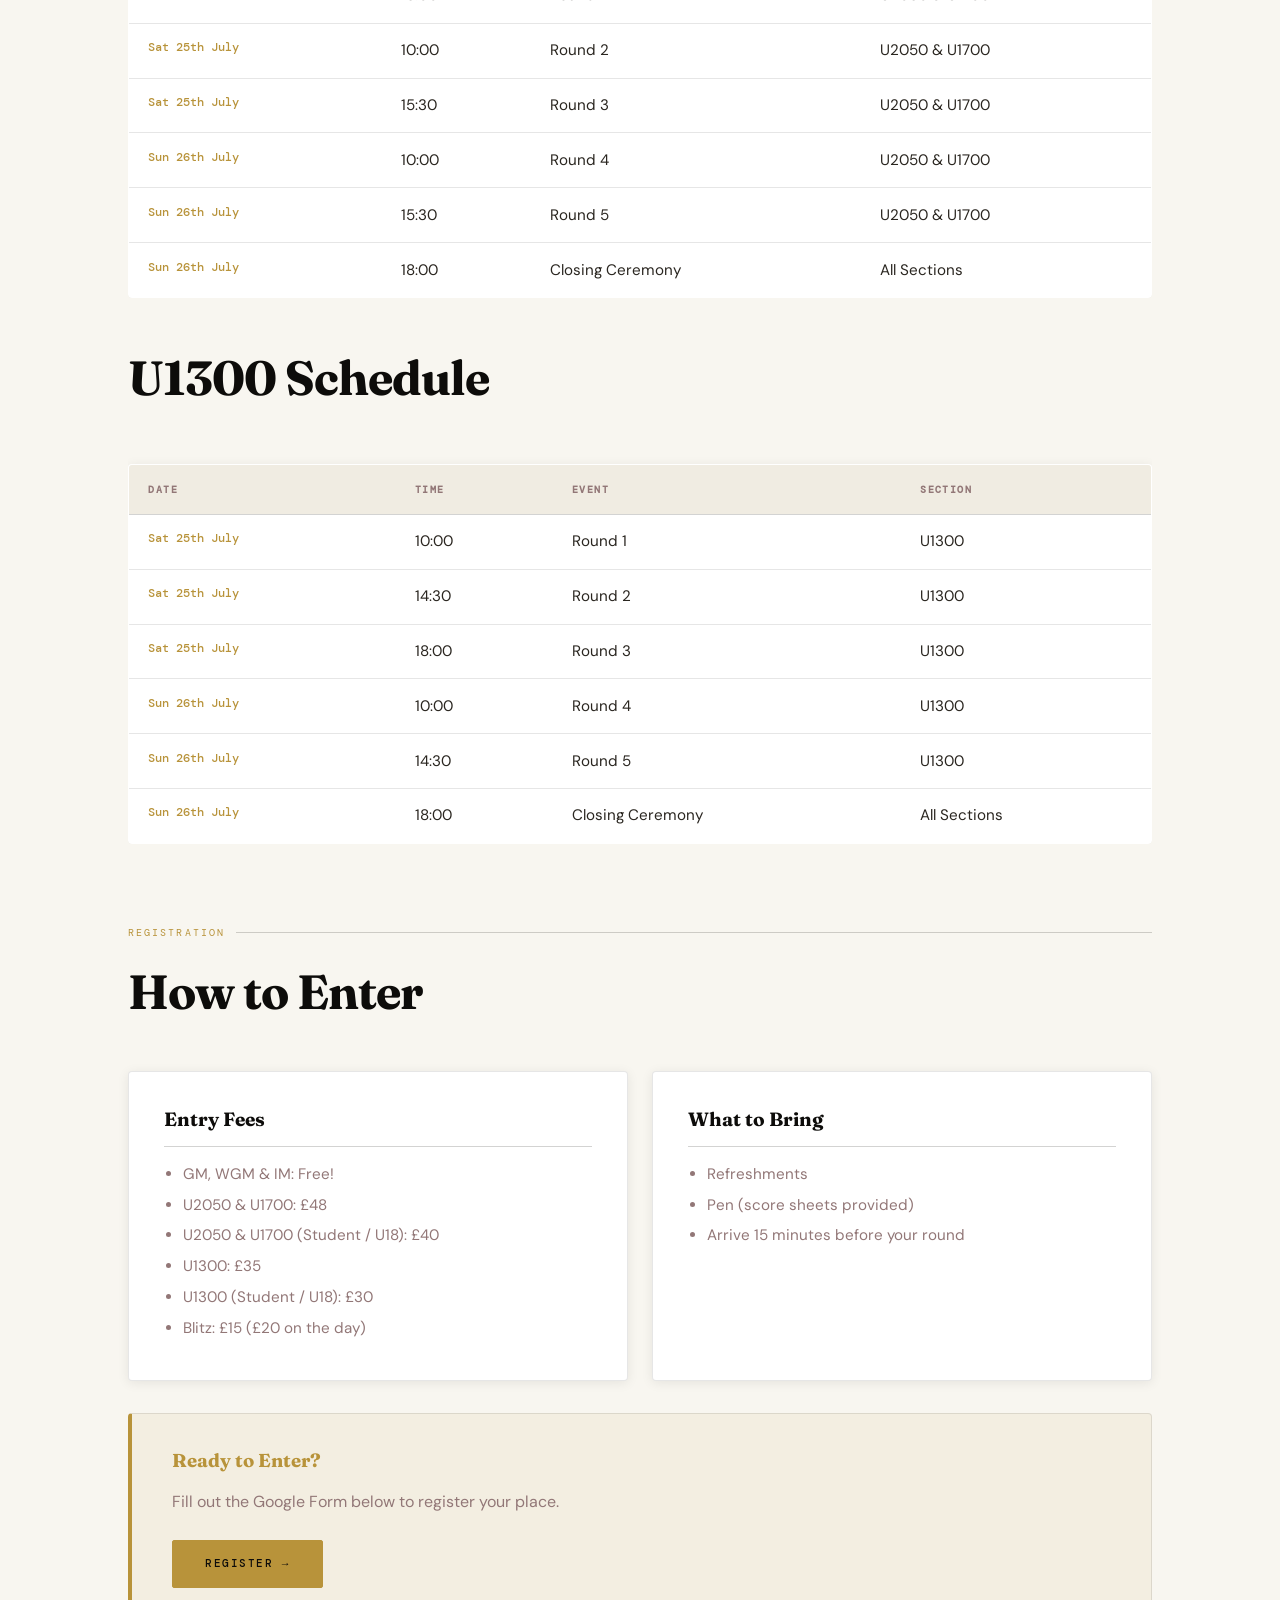
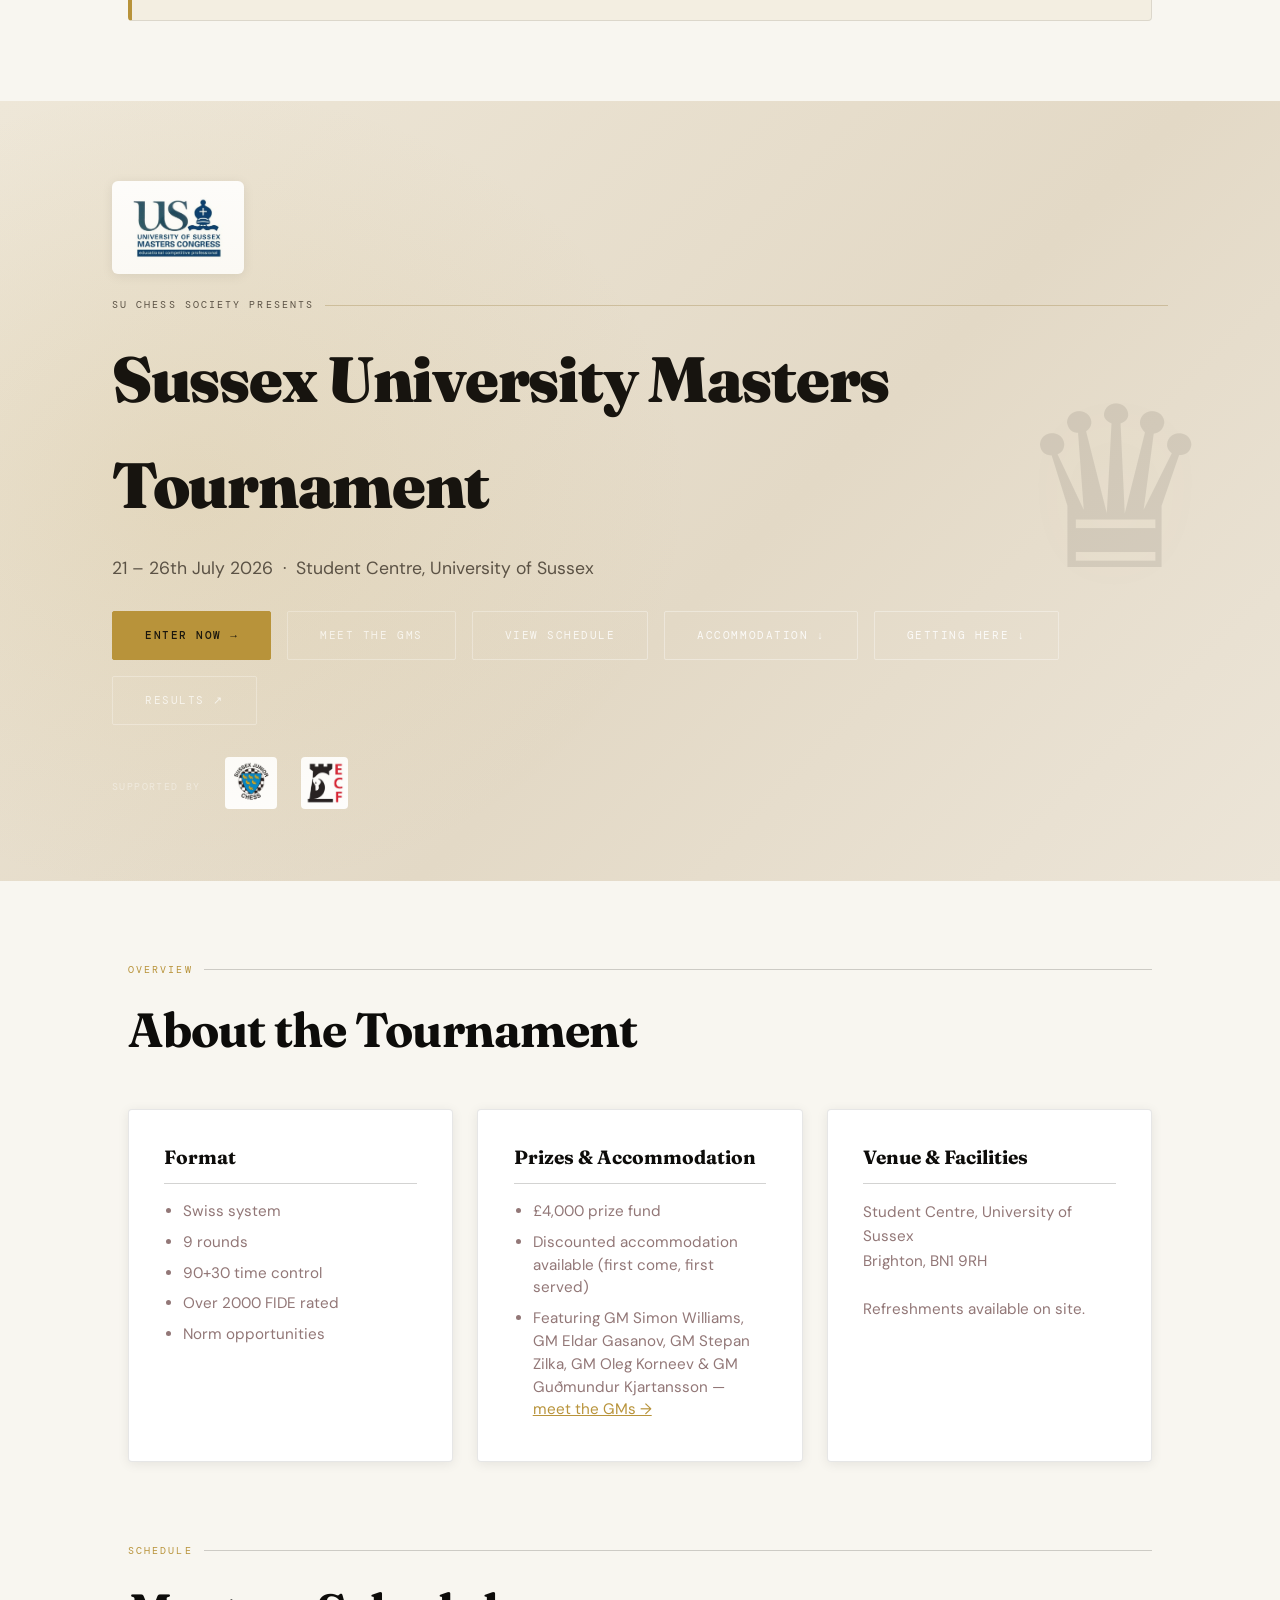
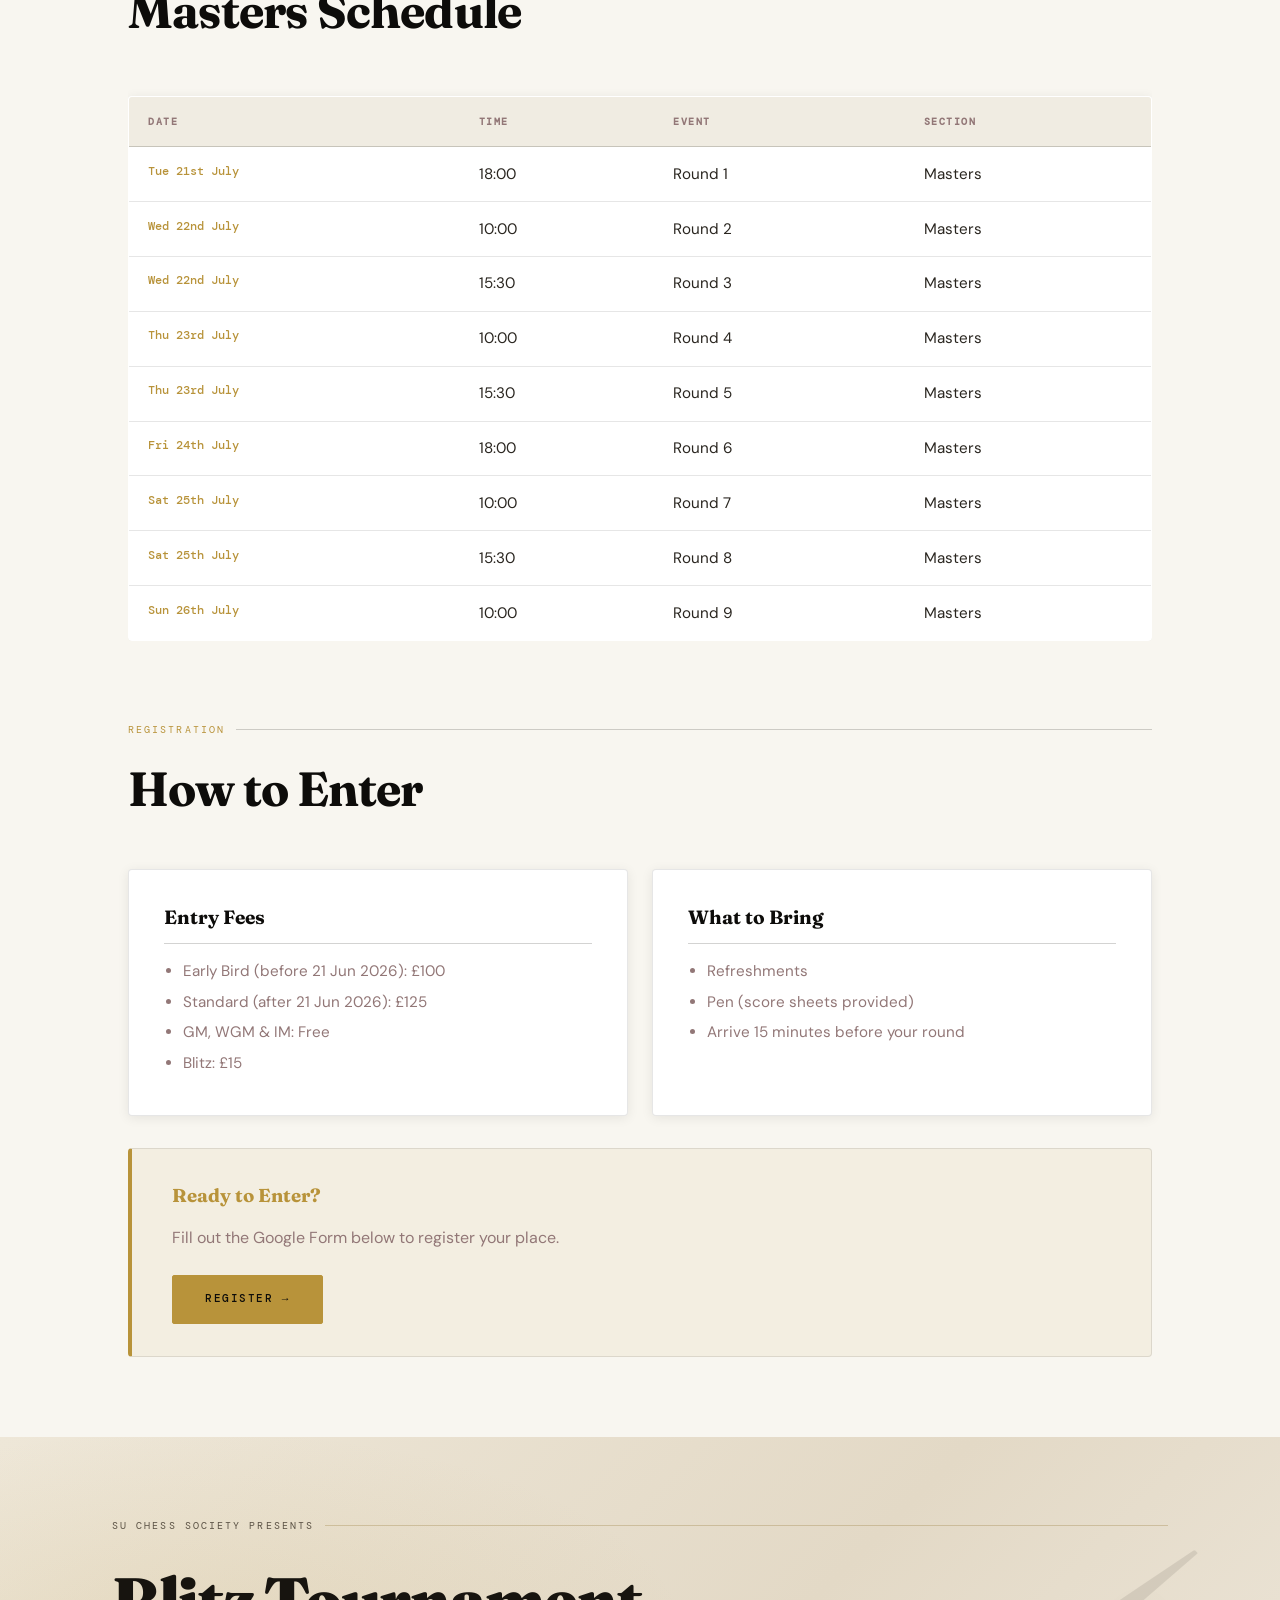
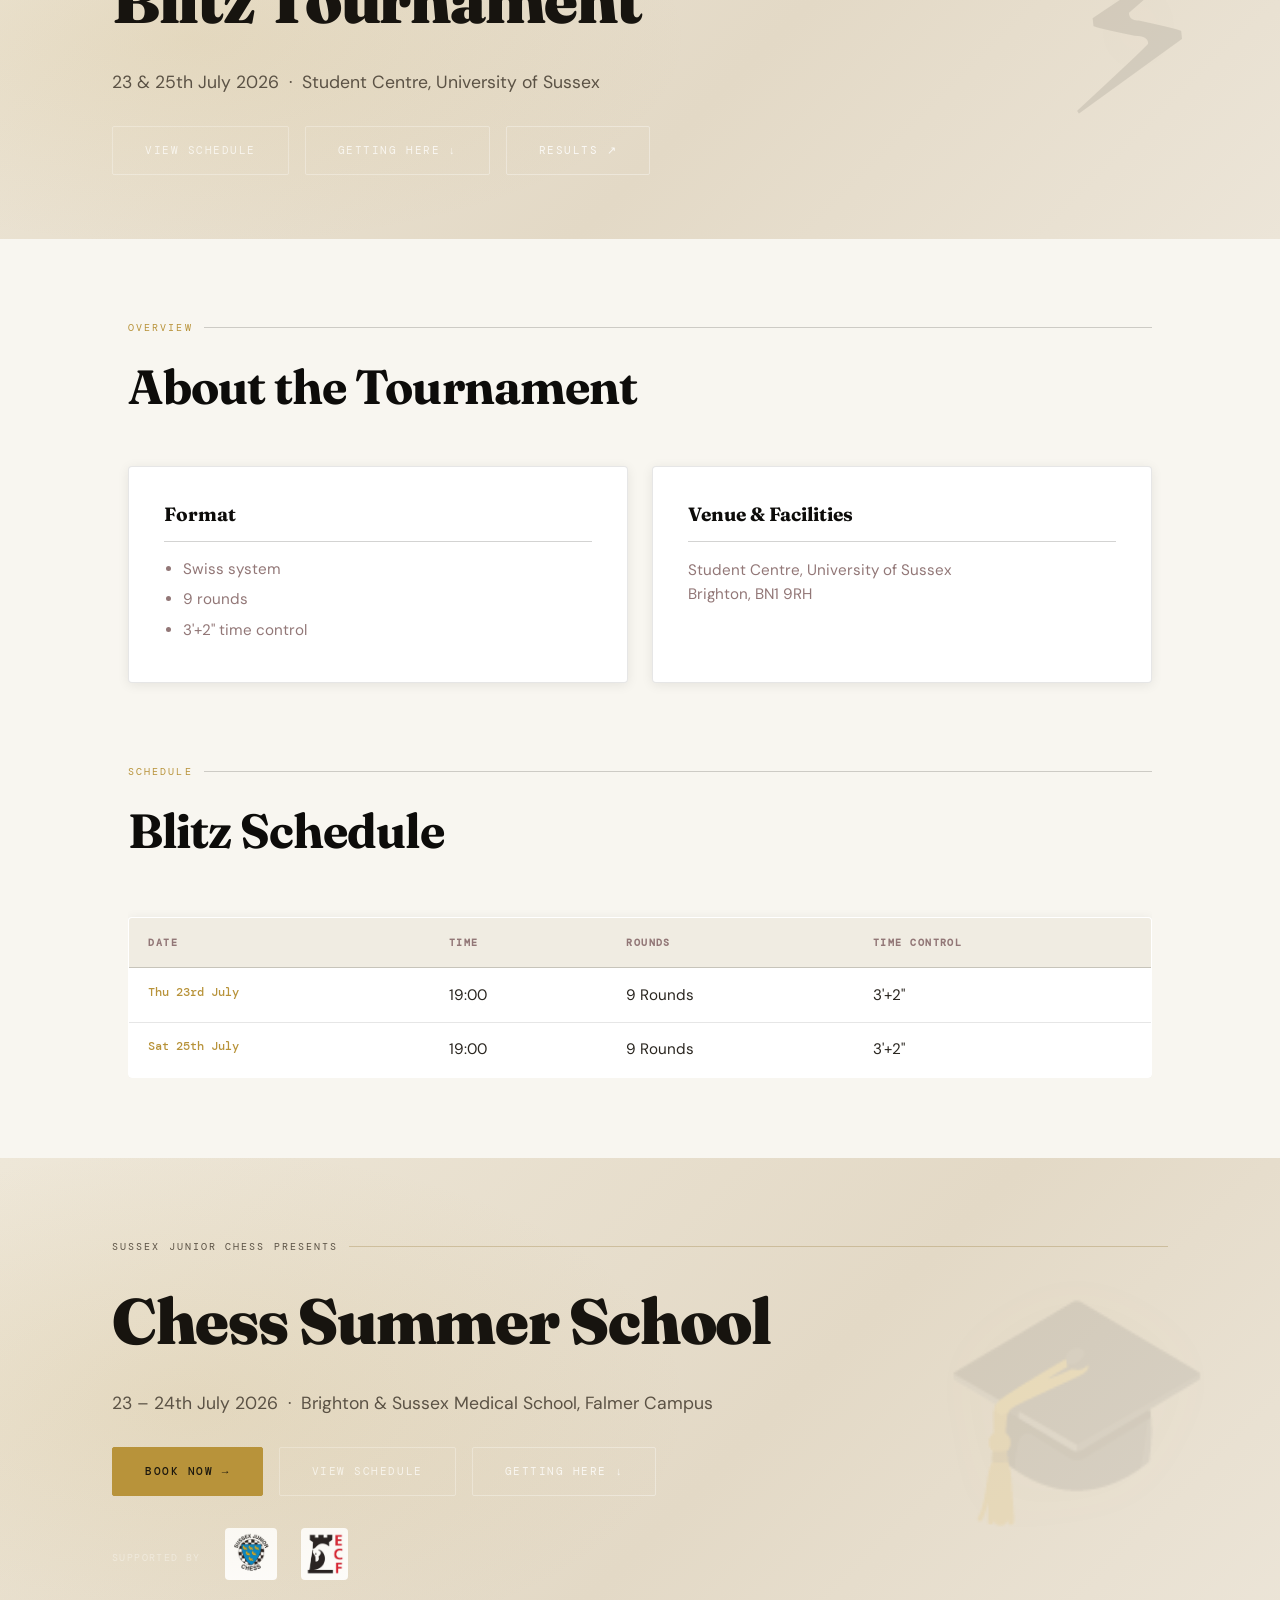
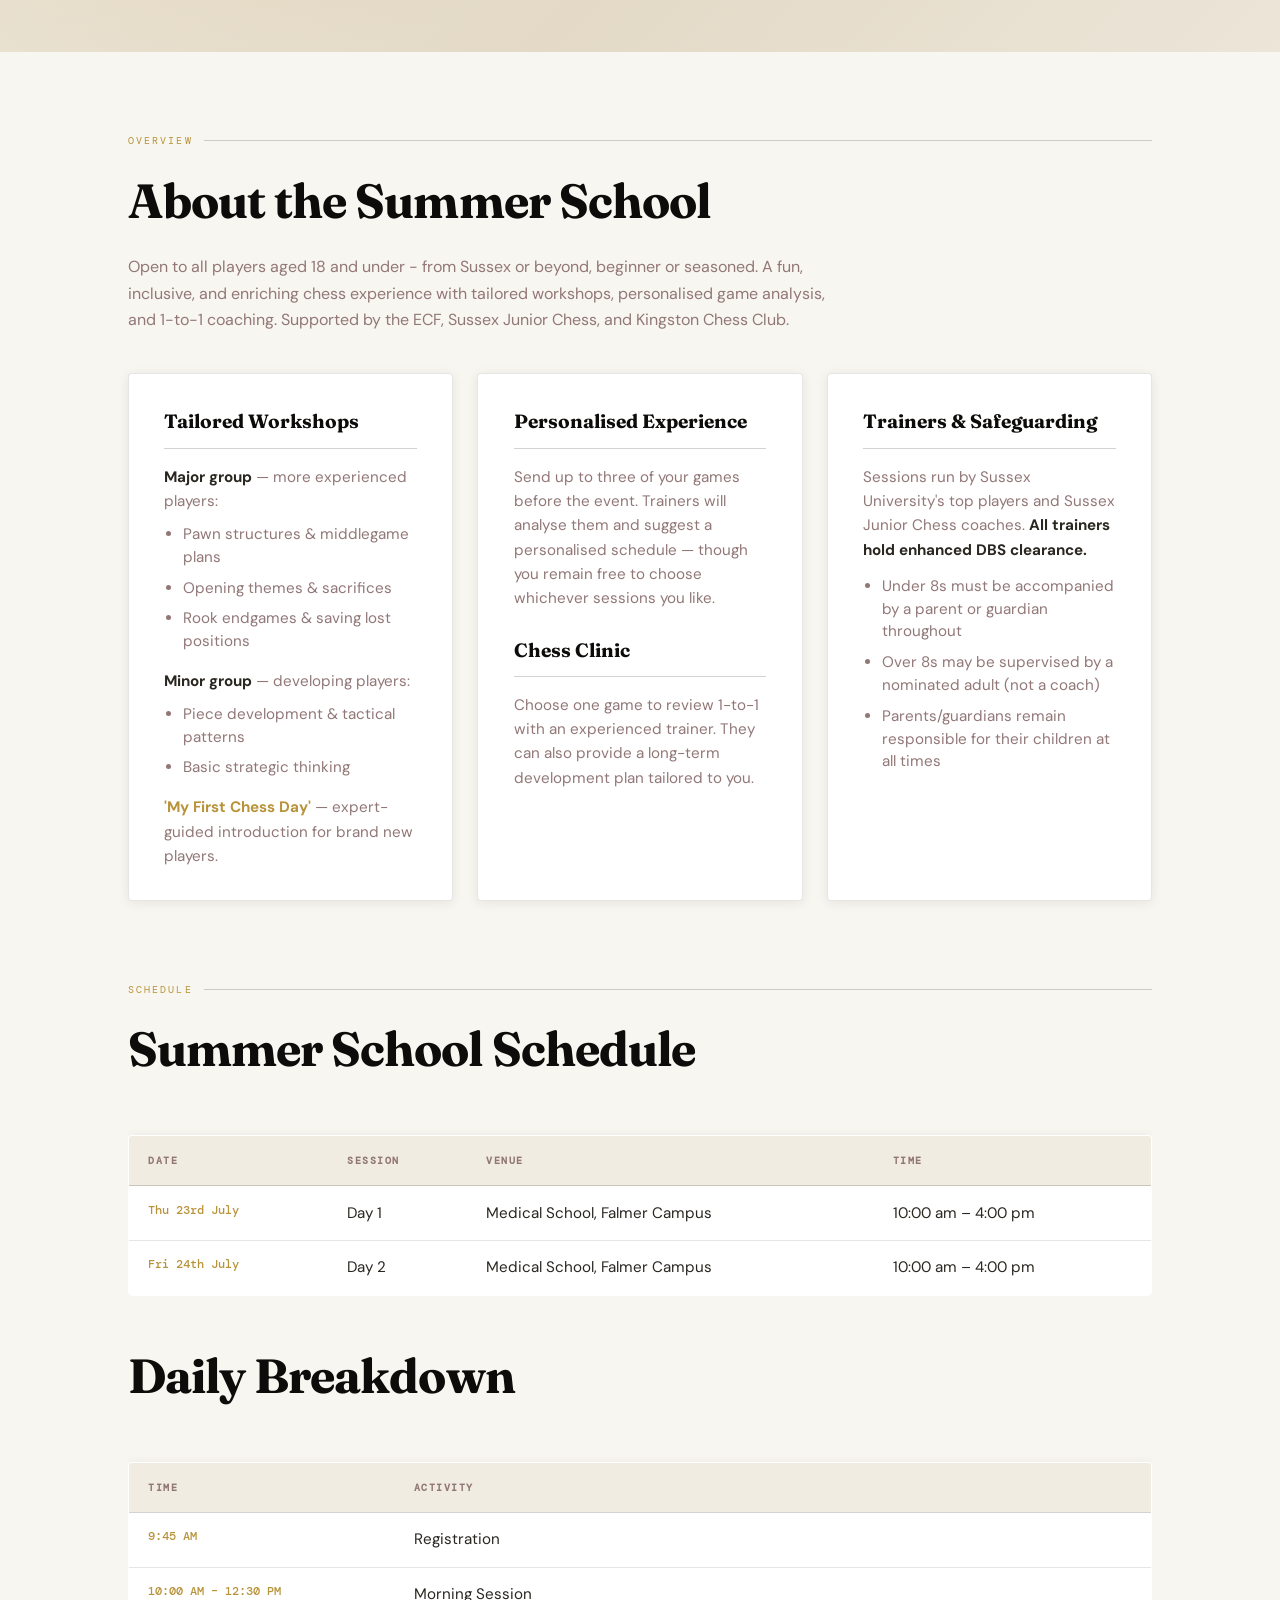
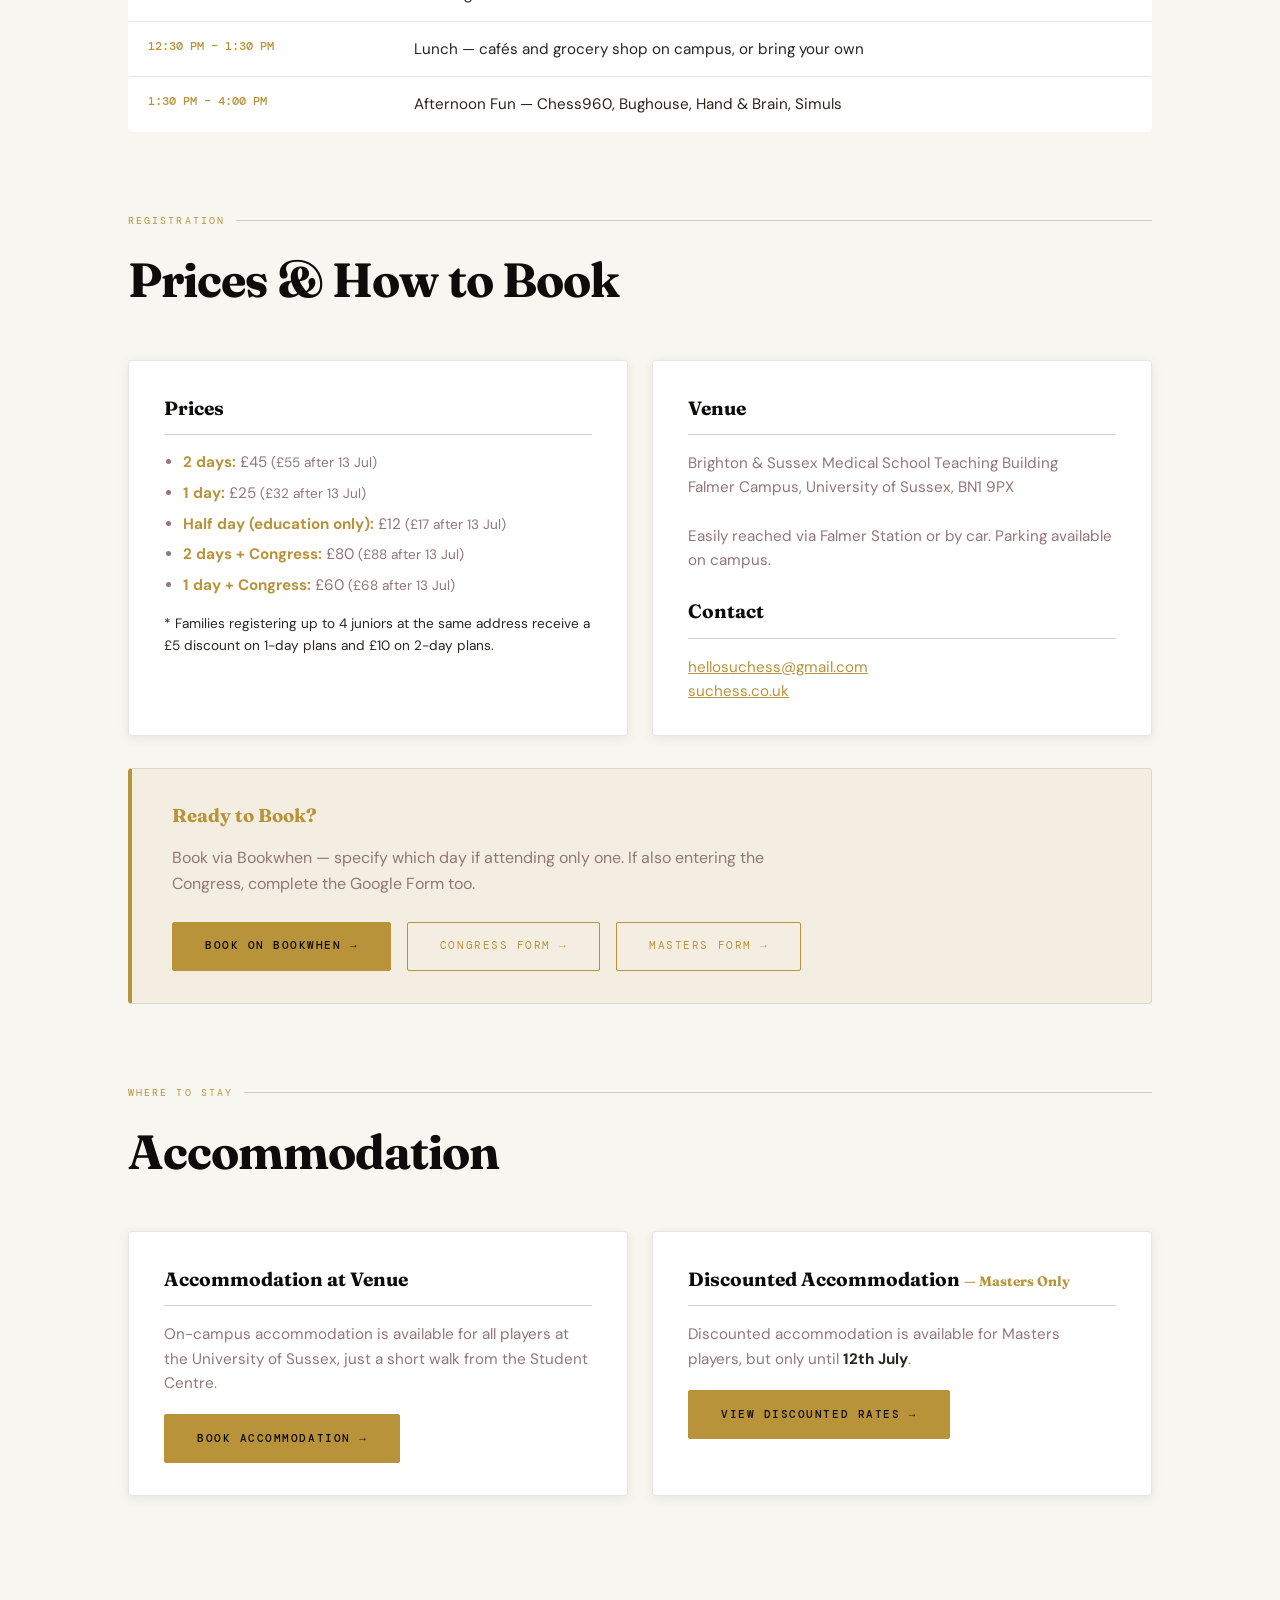
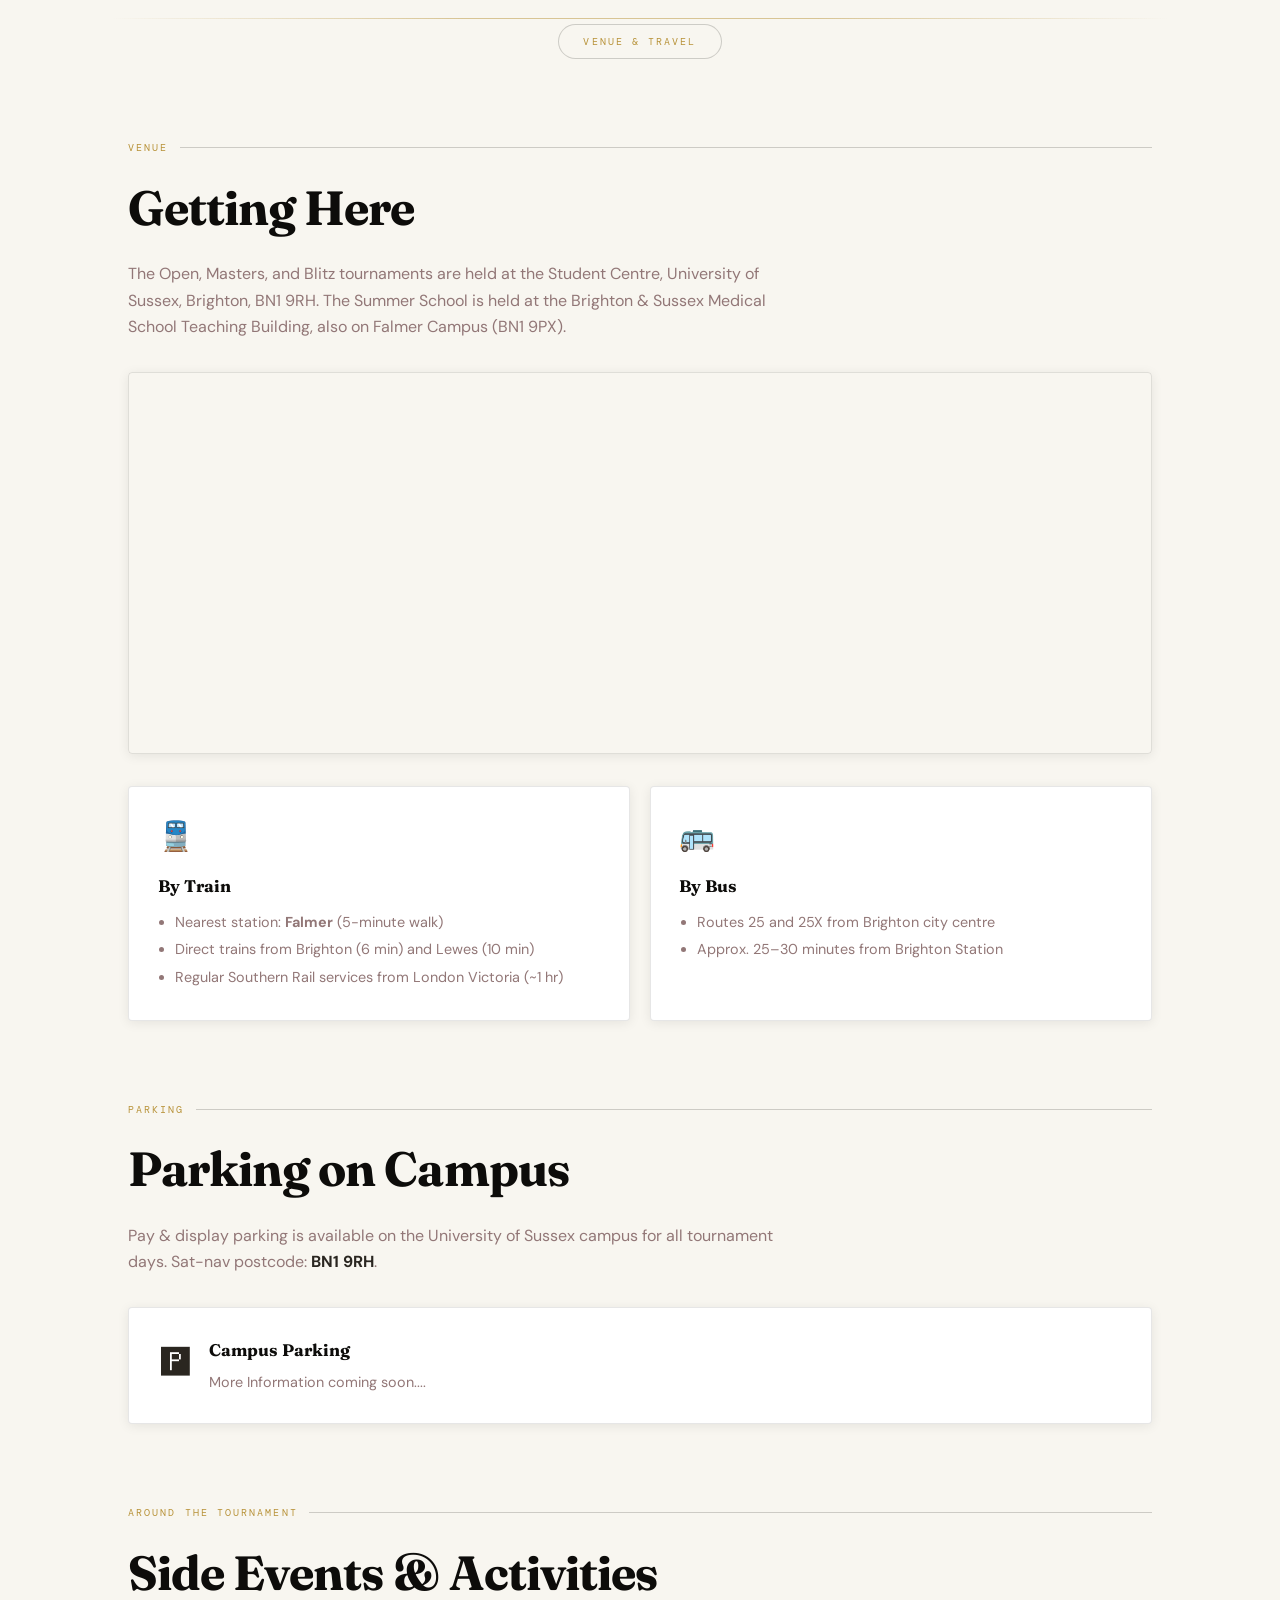
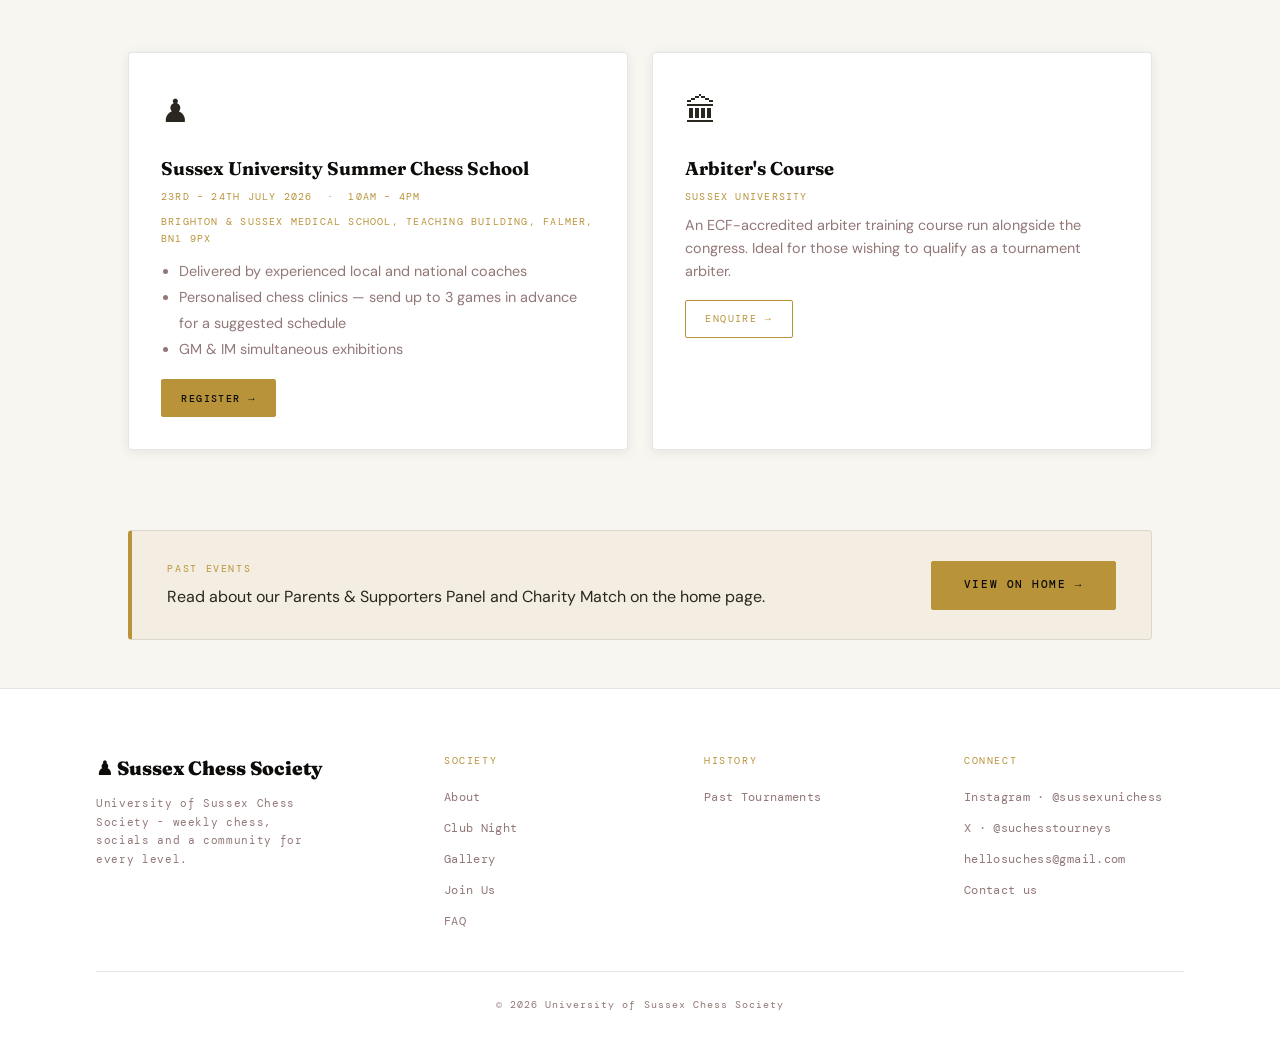
<file: tournament.html>
<!DOCTYPE html>
<html lang="en">
<head>
  <meta charset="UTF-8" />
  <meta name="viewport" content="width=device-width, initial-scale=1.0" />
  <title>2026 Event Archive - University of Sussex Chess Society</title>
  <link rel="icon" href="data:image/svg+xml,<svg xmlns=%22http://www.w3.org/2000/svg%22 viewBox=%220 0 100 100%22><text y=%22.9em%22 font-size=%2290%22>♟</text></svg>" />
  <link rel="stylesheet" href="style.css" />
</head>
<body>

  <!-- Navigation (injected by components.js) -->
  <div id="nav-placeholder"></div>

  <div class="page">

    <!-- ═══════════════════════════════════════════════════════
         TOURNAMENT 1: 5th Sussex University Chess Tournament
    ════════════════════════════════════════════════════════ -->
    <div class="page-header" data-icon="♟">
      <p class="section-label" style="margin-bottom:0.8rem;">2026 event archive</p>
      <h1>5th Sussex University Chess Tournament</h1>
      <p style="color:rgba(255,255,255,0.7); margin-top:1rem; font-size:1.1rem;">
        24 – 26th July 2026 &nbsp;·&nbsp; Student Centre, University of Sussex
      </p>
      <div style="display:flex; gap:1rem; margin-top:1.8rem; flex-wrap:wrap;">
        <a href="#enter-open" class="btn btn-solid">Enter Now →</a>
        <a href="#schedule-open" class="btn">View Schedule</a>
        <a href="#accommodation" class="btn">Accommodation ↓</a>
        <a href="#getting-here" class="btn">Getting Here ↓</a>
        <a href="https://s1.chess-results.com/tnr1424296.aspx?lan=1&art=0&turdet=YES&SNode=S0" class="btn" target="_blank">Results ↗</a>
      </div>
      <div style="display:flex; align-items:center; gap:1.5rem; margin-top:2rem; flex-wrap:wrap;">
        <span style="font-family:'DM Mono',monospace; font-size:0.62rem; letter-spacing:0.14em; text-transform:uppercase; color:rgba(255,255,255,0.45);">Supported by</span>
        <a href="https://sussexjuniorchess.org" target="_blank">
          <picture>
            <source srcset="images/SJC-Colour-Logo-small.webp" type="image/webp" />
            <img src="images/SJC-Colour-Logo-small.jpg" alt="Sussex Junior Chess" style="height:52px; width:auto; background:white; border-radius:4px; padding:4px;" />
          </picture>
        </a>
        <a href="https://www.englishchess.org.uk" target="_blank">
          <picture>
            <source srcset="images/ECF_Logo_2018_final_square.webp" type="image/webp" />
            <img src="images/ECF_Logo_2018_final_square.jpg" alt="English Chess Federation" style="height:52px; width:auto; background:white; border-radius:4px; padding:4px;" />
          </picture>
        </a>
      </div>
    </div>

    <!-- Overview -->
    <section>
      <p class="section-label">Overview</p>
      <h2 class="section-title">About the Tournament</h2>
      <div class="info-grid">
        <div class="info-box">
          <h3>Format</h3>
          <ul>
            <li>Swiss system — all players complete every round</li>
            <li>5 rounds per section</li>
            <li>U2050 and U1700: FIDE &amp; ECF rated, 90+30 time control</li>
            <li>U1300: ECF rated only, 60+30 time control</li>
            <li>Optional Blitz Tournaments on Thursday and Saturday (extra fee)</li>
          </ul>
        </div>
        <div class="info-box">
          <h3>Sections</h3>
          <ul>
            <li><strong style="color:var(--gold);">U2050</strong></li>
            <li><strong style="color:var(--gold);">U1700</strong></li>
            <li><strong style="color:var(--gold);">U1300</strong> — ECF Rated Only</li>
          </ul>
        </div>
        <div class="info-box">
          <h3>Venue &amp; Facilities</h3>
          <p>
            Student Centre, University of Sussex<br>
            Brighton, BN1 9RH<br><br>
            Refreshments available on site - feel free to bring your own too.
          </p>
        </div>
      </div>
    </section>

    <!-- Schedule -->
    <section id="schedule-open" style="padding-top:0;">
      <p class="section-label">Schedule</p>
      <h2 class="section-title">U2050 &amp; U1700 Schedule</h2>
      <div class="table-scroll-wrap">
        <table class="schedule-table">
          <thead>
            <tr><th>Date</th><th>Time</th><th>Event</th><th>Section</th></tr>
          </thead>
          <tbody>
            <tr><td>Fri 24th July</td><td>18:00</td><td>Round 1</td><td>U2050 &amp; U1700</td></tr>
            <tr><td>Sat 25th July</td><td>10:00</td><td>Round 2</td><td>U2050 &amp; U1700</td></tr>
            <tr><td>Sat 25th July</td><td>15:30</td><td>Round 3</td><td>U2050 &amp; U1700</td></tr>
            <tr><td>Sun 26th July</td><td>10:00</td><td>Round 4</td><td>U2050 &amp; U1700</td></tr>
            <tr><td>Sun 26th July</td><td>15:30</td><td>Round 5</td><td>U2050 &amp; U1700</td></tr>
            <tr><td>Sun 26th July</td><td>18:00</td><td>Closing Ceremony</td><td>All Sections</td></tr>
          </tbody>
        </table>
      </div>

      <h2 class="section-title" style="margin-top:2.5rem;">U1300 Schedule</h2>
      <div class="table-scroll-wrap">
        <table class="schedule-table">
          <thead>
            <tr><th>Date</th><th>Time</th><th>Event</th><th>Section</th></tr>
          </thead>
          <tbody>
            <tr><td>Sat 25th July</td><td>10:00</td><td>Round 1</td><td>U1300</td></tr>
            <tr><td>Sat 25th July</td><td>14:30</td><td>Round 2</td><td>U1300</td></tr>
            <tr><td>Sat 25th July</td><td>18:00</td><td>Round 3</td><td>U1300</td></tr>
            <tr><td>Sun 26th July</td><td>10:00</td><td>Round 4</td><td>U1300</td></tr>
            <tr><td>Sun 26th July</td><td>14:30</td><td>Round 5</td><td>U1300</td></tr>
            <tr><td>Sun 26th July</td><td>18:00</td><td>Closing Ceremony</td><td>All Sections</td></tr>
          </tbody>
        </table>
      </div>
    </section>

    <!-- How to Enter -->
    <section id="enter-open" style="padding-top:0;">
      <p class="section-label">Registration</p>
      <h2 class="section-title">How to Enter</h2>
      <div class="info-grid">
        <div class="info-box">
          <h3>Entry Fees</h3>
          <ul>
            <li>GM, WGM &amp; IM: Free!</li>
            <li>U2050 &amp; U1700: £48</li>
            <li>U2050 &amp; U1700 (Student / U18): £40</li>
            <li>U1300: £35</li>
            <li>U1300 (Student / U18): £30</li>
            <li>Blitz: £15 (£20 on the day)</li>
          </ul>
        </div>
        <div class="info-box">
          <h3>What to Bring</h3>
          <ul>
            <li>Refreshments</li>
            <li>Pen (score sheets provided)</li>
            <li>Arrive 15 minutes before your round</li>
          </ul>
        </div>
      </div>
      <div style="background:var(--gold-bg); border:1px solid var(--border); border-left:4px solid var(--gold); padding:2rem 2.5rem; margin-top:2rem; border-radius:4px;">
        <h3 style="font-family:'Fraunces',serif; color:var(--gold); margin-bottom:0.8rem;">Ready to Enter?</h3>
        <p style="color:var(--ink-3); max-width:600px; margin-bottom:1.5rem;">Fill out the Google Form below to register your place.</p>
        <a href="https://docs.google.com/forms/d/e/1FAIpQLScVJL2-JKyyiPFXkLJjObmHh5JubNAfNqHheOxMeQllQTnA8g/viewform" class="btn btn-solid" target="_blank">Register →</a>
      </div>
    </section>

    

    <!-- ═══════════════════════════════════════════════════════
         TOURNAMENT 2: Sussex University Masters
    ════════════════════════════════════════════════════════ -->
    <div class="page-header" data-icon="♛" style="margin-top:0;">
      <span class="masters-logo-badge"><img src="images/masters-congress-logo.webp" alt="University of Sussex Masters Congress logo" /></span>
      <p class="section-label" style="margin-bottom:0.8rem;">SU Chess Society presents</p>
      <h1>Sussex University Masters Tournament</h1>
      <p style="color:rgba(255,255,255,0.7); margin-top:1rem; font-size:1.1rem;">
        21 – 26th July 2026 &nbsp;·&nbsp; Student Centre, University of Sussex
      </p>
      <div style="display:flex; gap:1rem; margin-top:1.8rem; flex-wrap:wrap;">
        <a href="#enter-masters" class="btn btn-solid">Enter Now →</a>
        <a href="players.html" class="btn">Meet the GMs</a>
        <a href="#schedule-masters" class="btn">View Schedule</a>
        <a href="#accommodation" class="btn">Accommodation ↓</a>
        <a href="#getting-here" class="btn">Getting Here ↓</a>
        <a href="https://s1.chess-results.com/tnr1424296.aspx?lan=1&art=0&turdet=YES&SNode=S0" class="btn" target="_blank">Results ↗</a>
      </div>
      <div style="display:flex; align-items:center; gap:1.5rem; margin-top:2rem; flex-wrap:wrap;">
        <span style="font-family:'DM Mono',monospace; font-size:0.62rem; letter-spacing:0.14em; text-transform:uppercase; color:rgba(255,255,255,0.45);">Supported by</span>
        <a href="https://sussexjuniorchess.org" target="_blank">
          <picture>
            <source srcset="images/SJC-Colour-Logo-small.webp" type="image/webp" />
            <img src="images/SJC-Colour-Logo-small.jpg" alt="Sussex Junior Chess" style="height:52px; width:auto; background:white; border-radius:4px; padding:4px;" />
          </picture>
        </a>
        <a href="https://www.englishchess.org.uk" target="_blank">
          <picture>
            <source srcset="images/ECF_Logo_2018_final_square.webp" type="image/webp" />
            <img src="images/ECF_Logo_2018_final_square.jpg" alt="English Chess Federation" style="height:52px; width:auto; background:white; border-radius:4px; padding:4px;" />
          </picture>
        </a>
      </div>
    </div>

    <!-- Overview -->
    <section>
      <p class="section-label">Overview</p>
      <h2 class="section-title">About the Tournament</h2>
      <div class="info-grid">
        <div class="info-box">
          <h3>Format</h3>
          <ul>
            <li>Swiss system</li>
            <li>9 rounds</li>
            <li>90+30 time control</li>
            <li>Over 2000 FIDE rated</li>
            <li>Norm opportunities</li>
          </ul>
        </div>
        <div class="info-box">
          <h3>Prizes &amp; Accommodation</h3>
          <ul>
            <li>£4,000 prize fund</li>
            <li>Discounted accommodation available (first come, first served)</li>
            <li>Featuring GM Simon Williams, GM Eldar Gasanov, GM Stepan Zilka, GM Oleg Korneev &amp; GM Guðmundur Kjartansson — <a href="players.html" style="color:var(--gold);">meet the GMs →</a></li>
          </ul>
        </div>
        <div class="info-box">
          <h3>Venue &amp; Facilities</h3>
          <p>
            Student Centre, University of Sussex<br>
            Brighton, BN1 9RH<br><br>
            Refreshments available on site.
          </p>
        </div>
      </div>
    </section>

    <!-- Schedule -->
    <section id="schedule-masters" style="padding-top:0;">
      <p class="section-label">Schedule</p>
      <h2 class="section-title">Masters Schedule</h2>
      <div class="table-scroll-wrap">
        <table class="schedule-table">
          <thead>
            <tr><th>Date</th><th>Time</th><th>Event</th><th>Section</th></tr>
          </thead>
          <tbody>
            <tr><td>Tue 21st July</td><td>18:00</td><td>Round 1</td><td>Masters</td></tr>
            <tr><td>Wed 22nd July</td><td>10:00</td><td>Round 2</td><td>Masters</td></tr>
            <tr><td>Wed 22nd July</td><td>15:30</td><td>Round 3</td><td>Masters</td></tr>
            <tr><td>Thu 23rd July</td><td>10:00</td><td>Round 4</td><td>Masters</td></tr>
            <tr><td>Thu 23rd July</td><td>15:30</td><td>Round 5</td><td>Masters</td></tr>
            <tr><td>Fri 24th July</td><td>18:00</td><td>Round 6</td><td>Masters</td></tr>
            <tr><td>Sat 25th July</td><td>10:00</td><td>Round 7</td><td>Masters</td></tr>
            <tr><td>Sat 25th July</td><td>15:30</td><td>Round 8</td><td>Masters</td></tr>
            <tr><td>Sun 26th July</td><td>10:00</td><td>Round 9</td><td>Masters</td></tr>
          </tbody>
        </table>
      </div>
    </section>

    <!-- How to Enter -->
    <section id="enter-masters" style="padding-top:0;">
      <p class="section-label">Registration</p>
      <h2 class="section-title">How to Enter</h2>
      <div class="info-grid">
        <div class="info-box">
          <h3>Entry Fees</h3>
          <ul>
            <li>Early Bird (before 21 Jun 2026): £100</li>
            <li>Standard (after 21 Jun 2026): £125</li>
            <li>GM, WGM &amp; IM: Free</li>
            <li>Blitz: £15</li>
          </ul>
        </div>
        <div class="info-box">
          <h3>What to Bring</h3>
          <ul>
            <li>Refreshments</li>
            <li>Pen (score sheets provided)</li>
            <li>Arrive 15 minutes before your round</li>
          </ul>
        </div>
      </div>
      <div style="background:var(--gold-bg); border:1px solid var(--border); border-left:4px solid var(--gold); padding:2rem 2.5rem; margin-top:2rem; border-radius:4px;">
        <h3 style="font-family:'Fraunces',serif; color:var(--gold); margin-bottom:0.8rem;">Ready to Enter?</h3>
        <p style="color:var(--ink-3); max-width:600px; margin-bottom:1.5rem;">Fill out the Google Form below to register your place.</p>
        <a href="https://forms.gle/htXHCTKJmCBRh85L9" class="btn btn-solid" target="_blank">Register →</a>
      </div>
    </section>

    <!-- ═══════════════════════════════════════════════════════
         TOURNAMENT 3: Blitz Tournament
    ════════════════════════════════════════════════════════ -->
    <div class="page-header" data-icon="⚡" style="margin-top:0;">
      <p class="section-label" style="margin-bottom:0.8rem;">SU Chess Society presents</p>
      <h1>Blitz Tournament</h1>
      <p style="color:rgba(255,255,255,0.7); margin-top:1rem; font-size:1.1rem;">
        23 &amp; 25th July 2026 &nbsp;·&nbsp; Student Centre, University of Sussex
      </p>
      <div style="display:flex; gap:1rem; margin-top:1.8rem; flex-wrap:wrap;">
        <a href="#schedule-blitz" class="btn">View Schedule</a>
        <a href="#getting-here" class="btn">Getting Here ↓</a>
        <a href="https://s1.chess-results.com/tnr1424296.aspx?lan=1&art=0&turdet=YES&SNode=S0" class="btn" target="_blank">Results ↗</a>
      </div>
    </div>

    <!-- Overview -->
    <section>
      <p class="section-label">Overview</p>
      <h2 class="section-title">About the Tournament</h2>
      <div class="info-grid">
        <div class="info-box">
          <h3>Format</h3>
          <ul>
            <li>Swiss system</li>
            <li>9 rounds</li>
            <li>3'+2" time control</li>
          </ul>
        </div>
        <div class="info-box">
          <h3>Venue &amp; Facilities</h3>
          <p>
            Student Centre, University of Sussex<br>
            Brighton, BN1 9RH
          </p>
        </div>
      </div>
    </section>

    <section id="schedule-blitz" style="padding-top:0;">
      <p class="section-label">Schedule</p>
      <h2 class="section-title">Blitz Schedule</h2>
      <div class="table-scroll-wrap">
        <table class="schedule-table">
          <thead>
            <tr><th>Date</th><th>Time</th><th>Rounds</th><th>Time Control</th></tr>
          </thead>
          <tbody>
            <tr><td>Thu 23rd July</td><td>19:00</td><td>9 Rounds</td><td>3'+2"</td></tr>
            <tr><td>Sat 25th July</td><td>19:00</td><td>9 Rounds</td><td>3'+2"</td></tr>
          </tbody>
        </table>
      </div>
    </section>

    <!-- ═══════════════════════════════════════════════════════
         SUMMER SCHOOL
    ════════════════════════════════════════════════════════ -->
    <div id="summer-school" class="page-header" data-icon="🎓" style="margin-top:0;">
      <p class="section-label" style="margin-bottom:0.8rem;">Sussex Junior Chess presents</p>
      <h1>Chess Summer School</h1>
      <p style="color:rgba(255,255,255,0.7); margin-top:1rem; font-size:1.1rem;">
        23 – 24th July 2026 &nbsp;·&nbsp; Brighton &amp; Sussex Medical School, Falmer Campus
      </p>
      <div style="display:flex; gap:1rem; margin-top:1.8rem; flex-wrap:wrap;">
        <a href="#enter-school" class="btn btn-solid">Book Now →</a>
        <a href="#schedule-school" class="btn">View Schedule</a>
        <a href="#getting-here" class="btn">Getting Here ↓</a>
      </div>
      <div style="display:flex; align-items:center; gap:1.5rem; margin-top:2rem; flex-wrap:wrap;">
        <span style="font-family:'DM Mono',monospace; font-size:0.62rem; letter-spacing:0.14em; text-transform:uppercase; color:rgba(255,255,255,0.45);">Supported by</span>
        <a href="https://sussexjuniorchess.org" target="_blank">
          <picture>
            <source srcset="images/SJC-Colour-Logo-small.webp" type="image/webp" />
            <img src="images/SJC-Colour-Logo-small.jpg" alt="Sussex Junior Chess" style="height:52px; width:auto; background:white; border-radius:4px; padding:4px;" />
          </picture>
        </a>
        <a href="https://www.englishchess.org.uk" target="_blank">
          <picture>
            <source srcset="images/ECF_Logo_2018_final_square.webp" type="image/webp" />
            <img src="images/ECF_Logo_2018_final_square.jpg" alt="English Chess Federation" style="height:52px; width:auto; background:white; border-radius:4px; padding:4px;" />
          </picture>
        </a>
      </div>
    </div>

    <!-- Overview -->
    <section>
      <p class="section-label">Overview</p>
      <h2 class="section-title">About the Summer School</h2>
      <p style="color:var(--ink-3); max-width:700px; margin-bottom:2rem;">
        Open to all players aged 18 and under - from Sussex or beyond, beginner or seasoned. A fun, inclusive, and enriching chess experience with tailored workshops, personalised game analysis, and 1-to-1 coaching. Supported by the ECF, Sussex Junior Chess, and Kingston Chess Club.
      </p>
      <div class="info-grid">
        <div class="info-box">
          <h3>Tailored Workshops</h3>
          <p style="color:var(--ink-3); margin-bottom:0.6rem;"><strong style="color:var(--ink-2);">Major group</strong> — more experienced players:</p>
          <ul>
            <li>Pawn structures &amp; middlegame plans</li>
            <li>Opening themes &amp; sacrifices</li>
            <li>Rook endgames &amp; saving lost positions</li>
          </ul>
          <p style="color:var(--ink-3); margin-top:1rem; margin-bottom:0.6rem;"><strong style="color:var(--ink-2);">Minor group</strong> — developing players:</p>
          <ul>
            <li>Piece development &amp; tactical patterns</li>
            <li>Basic strategic thinking</li>
          </ul>
          <p style="color:var(--ink-3); margin-top:1rem;"><strong style="color:var(--gold);">'My First Chess Day'</strong> — expert-guided introduction for brand new players.</p>
        </div>
        <div class="info-box">
          <h3>Personalised Experience</h3>
          <p style="color:var(--ink-3);">Send up to three of your games before the event. Trainers will analyse them and suggest a personalised schedule — though you remain free to choose whichever sessions you like.</p>
          <h3 style="margin-top:1.5rem;">Chess Clinic</h3>
          <p style="color:var(--ink-3);">Choose one game to review 1-to-1 with an experienced trainer. They can also provide a long-term development plan tailored to you.</p>
        </div>
        <div class="info-box">
          <h3>Trainers &amp; Safeguarding</h3>
          <p style="color:var(--ink-3); margin-bottom:0.8rem;">Sessions run by Sussex University's top players and Sussex Junior Chess coaches. <strong style="color:var(--ink-2);">All trainers hold enhanced DBS clearance.</strong></p>
          <ul>
            <li>Under 8s must be accompanied by a parent or guardian throughout</li>
            <li>Over 8s may be supervised by a nominated adult (not a coach)</li>
            <li>Parents/guardians remain responsible for their children at all times</li>
          </ul>
        </div>
      </div>
    </section>

    <!-- Schedule -->
    <section id="schedule-school" style="padding-top:0;">
      <p class="section-label">Schedule</p>
      <h2 class="section-title">Summer School Schedule</h2>
      <div class="table-scroll-wrap">
        <table class="schedule-table">
          <thead>
            <tr><th>Date</th><th>Session</th><th>Venue</th><th>Time</th></tr>
          </thead>
          <tbody>
            <tr><td>Thu 23rd July</td><td>Day 1</td><td>Medical School, Falmer Campus</td><td>10:00 am – 4:00 pm</td></tr>
            <tr><td>Fri 24th July</td><td>Day 2</td><td>Medical School, Falmer Campus</td><td>10:00 am – 4:00 pm</td></tr>
          </tbody>
        </table>
      </div>

      <h2 class="section-title" style="margin-top:2.5rem;">Daily Breakdown</h2>
      <div class="table-scroll-wrap">
        <table class="schedule-table">
          <thead>
            <tr><th>Time</th><th>Activity</th></tr>
          </thead>
          <tbody>
            <tr><td>9:45 AM</td><td>Registration</td></tr>
            <tr><td>10:00 AM – 12:30 PM</td><td>Morning Session</td></tr>
            <tr><td>12:30 PM – 1:30 PM</td><td>Lunch — cafés and grocery shop on campus, or bring your own</td></tr>
            <tr><td>1:30 PM – 4:00 PM</td><td>Afternoon Fun — Chess960, Bughouse, Hand &amp; Brain, Simuls</td></tr>
          </tbody>
        </table>
      </div>
    </section>

    <!-- How to Book -->
    <section id="enter-school" style="padding-top:0;">
      <p class="section-label">Registration</p>
      <h2 class="section-title">Prices &amp; How to Book</h2>
      <div class="info-grid">
        <div class="info-box">
          <h3>Prices</h3>
          <ul>
            <li><strong style="color:var(--gold);">2 days:</strong> £45 <span style="color:var(--ink-4); font-size:0.85rem;">(£55 after 13 Jul)</span></li>
            <li><strong style="color:var(--gold);">1 day:</strong> £25 <span style="color:var(--ink-4); font-size:0.85rem;">(£32 after 13 Jul)</span></li>
            <li><strong style="color:var(--gold);">Half day (education only):</strong> £12 <span style="color:var(--ink-4); font-size:0.85rem;">(£17 after 13 Jul)</span></li>
            <li><strong style="color:var(--gold);">2 days + Congress:</strong> £80 <span style="color:var(--ink-4); font-size:0.85rem;">(£88 after 13 Jul)</span></li>
            <li><strong style="color:var(--gold);">1 day + Congress:</strong> £60 <span style="color:var(--ink-4); font-size:0.85rem;">(£68 after 13 Jul)</span></li>
          </ul>
          <p style="color:var(--ink-4); font-size:0.85rem; margin-top:1rem;">* Families registering up to 4 juniors at the same address receive a £5 discount on 1-day plans and £10 on 2-day plans.</p>
        </div>
        <div class="info-box">
          <h3>Venue</h3>
          <p style="color:var(--ink-3);">
            Brighton &amp; Sussex Medical School Teaching Building<br>
            Falmer Campus, University of Sussex, BN1 9PX<br><br>
            Easily reached via Falmer Station or by car. Parking available on campus.
          </p>
          <h3 style="margin-top:1.5rem;">Contact</h3>
          <p style="color:var(--ink-3);">
            <a href="mailto:hellosuchess@gmail.com" style="color:var(--gold);">hellosuchess@gmail.com</a><br>
            <a href="https://suchess.co.uk" style="color:var(--gold);" target="_blank">suchess.co.uk</a>
          </p>
        </div>
      </div>
      <div style="background:var(--gold-bg); border:1px solid var(--border); border-left:4px solid var(--gold); padding:2rem 2.5rem; margin-top:2rem; border-radius:4px;">
        <h3 style="font-family:'Fraunces',serif; color:var(--gold); margin-bottom:0.8rem;">Ready to Book?</h3>
        <p style="color:var(--ink-3); max-width:640px; margin-bottom:1.5rem;">Book via Bookwhen — specify which day if attending only one. If also entering the Congress, complete the Google Form too.</p>
        <div style="display:flex; gap:1rem; flex-wrap:wrap;">
          <a href="https://bookwhen.com/sussexjuniorchess/e/ev-ssf5s-20260723100000" class="btn btn-solid" target="_blank">Book on Bookwhen →</a>
          <a href="https://docs.google.com/forms/d/e/1FAIpQLScVJL2-JKyyiPFXkLJjObmHh5JubNAfNqHheOxMeQllQTnA8g/viewform" class="btn" target="_blank">Congress Form →</a>
          <a href="https://docs.google.com/forms/d/e/1FAIpQLSdwfcn7rgMOqP_PinhskPPO4LotHK221MT-zVm9enV6ZROyJw/viewform" class="btn" target="_blank">Masters Form →</a>
        </div>
      </div>
    </section>

    <!-- ═══════════════════════════════════════════════════════
         Accommodation
    ════════════════════════════════════════════════════════ -->
    <section id="accommodation" style="padding-top:0;">
      <p class="section-label">Where to Stay</p>
      <h2 class="section-title">Accommodation</h2>
      <div class="info-grid">
        <div class="info-box">
          <h3>Accommodation at Venue</h3>
          <p>
            On-campus accommodation is available for all players at the University of Sussex, just a short walk from the Student Centre.
          </p>
          <a href="https://booking.roomraccoon.co.uk/sussex-university/en/" class="btn btn-solid" style="margin-top:1.2rem;" target="_blank">Book Accommodation →</a>
        </div>
        <div class="info-box">
          <h3>Discounted Accommodation <span style="color:var(--gold); font-size:0.85rem;">— Masters Only</span></h3>
          <p>
            Discounted accommodation is available for Masters players, but only until <strong style="color:var(--ink-2);">12th July</strong>.
          </p>
          <a href="https://sussexstudent.com/events/id/5271-chess-tournament" class="btn btn-solid" style="margin-top:1.2rem;" target="_blank">View Discounted Rates →</a>
        </div>
      </div>
    </section>

    <!-- ═══════════════════════════════════════════════════════
         Getting Here — clearly separated from Blitz
    ════════════════════════════════════════════════════════ -->
    <div class="tournament-divider">
      <span>Venue &amp; Travel</span>
    </div>

    <section id="getting-here">
      <p class="section-label">Venue</p>
      <h2 class="section-title">Getting Here</h2>
      <p style="color:var(--ink-3); max-width:650px; margin-bottom:1.5rem;">
        The Open, Masters, and Blitz tournaments are held at the Student Centre, University of Sussex, Brighton, BN1 9RH. The Summer School is held at the Brighton &amp; Sussex Medical School Teaching Building, also on Falmer Campus (BN1 9PX).
      </p>

      <div class="map-wrap">
        <iframe
          src="https://www.google.com/maps/embed?pb=!1m18!1m12!1m3!1d1260.8!2d-0.08726!3d50.86626!2m3!1f0!2f0!3f0!3m2!1i1024!2i768!4f13.1!3m3!1m2!1s0x4875850c9e2e3a61%3A0xb4e6e6e6e6e6e6e6!2sStudent+Centre%2C+University+of+Sussex%2C+Brighton+BN1+9RH!5e0!3m2!1sen!2suk!4v1"
          allowfullscreen="" loading="lazy" referrerpolicy="no-referrer-when-downgrade">
        </iframe>
      </div>

      <div class="getting-here-grid">
        <div class="transport-card">
          <span class="t-icon">🚆</span>
          <h4>By Train</h4>
          <ul>
            <li>Nearest station: <strong>Falmer</strong> (5-minute walk)</li>
            <li>Direct trains from Brighton (6 min) and Lewes (10 min)</li>
            <li>Regular Southern Rail services from London Victoria (~1 hr)</li>
          </ul>
        </div>
        <div class="transport-card">
          <span class="t-icon">🚌</span>
          <h4>By Bus</h4>
          <ul>
            <li>Routes 25 and 25X from Brighton city centre</li>
            <li>Approx. 25–30 minutes from Brighton Station</li>
          </ul>
        </div>
      </div>
    </section>

    <!-- ═══════════════════════════════════════════════════════
         Parking
    ════════════════════════════════════════════════════════ -->
    <section id="parking" style="padding-top:0;">
      <p class="section-label">Parking</p>
      <h2 class="section-title">Parking on Campus</h2>
      <p style="color:var(--ink-3); max-width:650px; margin-bottom:2rem;">
        Pay &amp; display parking is available on the University of Sussex campus for all tournament days.
        Sat-nav postcode: <strong style="color:var(--ink-2);">BN1 9RH</strong>.
      </p>
      <div class="parking-grid">
        <div class="parking-card">
          <span class="parking-icon">🅿</span>
          <div>
            <h4>Campus Parking</h4>
            <p>More Information coming soon....</p>
          </div>
        </div>
        
      </div>
    </section>

    <!-- ═══════════════════════════════════════════════════════
         SHARED: Side Events
    ════════════════════════════════════════════════════════ -->
    <section style="padding-top:0;">
      <p class="section-label">Around the Tournament</p>
      <h2 class="section-title">Side Events &amp; Activities</h2>
      <div class="side-event-grid">
        <div class="side-event-card">
          <span class="event-icon">♟</span>
          <h4>Sussex University Summer Chess School</h4>
          <p class="event-date">23rd – 24th July 2026 &nbsp;·&nbsp; 10AM – 4PM</p>
          <p class="event-date" style="margin-top:0.3rem;">Brighton &amp; Sussex Medical School, Teaching Building, Falmer, BN1 9PX</p>
          <ul style="color:var(--ink-3); font-size:0.9rem; margin:0.8rem 0 0 1.1rem; line-height:1.8;">
            <li>Delivered by experienced local and national coaches</li>
            <li>Personalised chess clinics — send up to 3 games in advance for a suggested schedule</li>
            <li>GM &amp; IM simultaneous exhibitions</li>
          </ul>
          <a href="#summer-school" class="btn btn-solid" style="font-size:0.65rem; padding:0.6rem 1.2rem; margin-top:1rem; display:inline-flex;">Register →</a>
        </div>
        <div class="side-event-card">
          <span class="event-icon">🏛</span>
          <h4>Arbiter's Course</h4>
          <p class="event-date">Sussex University</p>
          <p>An ECF-accredited arbiter training course run alongside the congress. Ideal for those wishing to qualify as a tournament arbiter.</p>
          <a href="contact.html" class="btn" style="font-size:0.65rem; padding:0.6rem 1.2rem; margin-top:1rem; display:inline-flex;">Enquire →</a>
        </div>
      </div>
    </section>

    <section style="padding-top:0; padding-bottom:3rem;">
      <div style="background:var(--gold-bg); border:1px solid var(--border); border-left:4px solid var(--gold); padding:1.8rem 2.2rem; border-radius:4px; display:flex; align-items:center; justify-content:space-between; flex-wrap:wrap; gap:1rem;">
        <div>
          <p style="font-family:'DM Mono',monospace; font-size:0.65rem; letter-spacing:0.16em; text-transform:uppercase; color:var(--gold); margin-bottom:0.4rem;">Past Events</p>
          <p style="color:var(--ink-2); font-size:1rem;">Read about our Parents &amp; Supporters Panel and Charity Match on the home page.</p>
        </div>
        <a href="index.html#community" class="btn btn-solid">View on Home →</a>
      </div>
    </section>

  </div><!-- end .page -->

  <!-- Footer (injected by components.js) -->
  <div id="footer-placeholder"></div>

  <script src="components.js"></script>
</body>
</html>
</file>
<file: style.css>
@import url('https://fonts.googleapis.com/css2?family=DM+Sans:ital,opsz,wght@0,9..40,300;0,9..40,400;0,9..40,500;0,9..40,700;1,9..40,400&family=Fraunces:ital,opsz,wght@0,9..144,300;0,9..144,700;0,9..144,900;1,9..144,400;1,9..144,700&family=DM+Mono:wght@400;500&display=swap');

/* ── CSS Variables ─────────────────────────────────────────── */
:root {
  --bg:         #f8f6f0;
  --bg-alt:     #ffffff;
  --surface:    #f0ece2;
  --ink:        #0d0c0a;
  --ink-2:      #2a2620;
  --ink-3:      #927777;
  --gold:       #b8933a;
  --gold-lt:    #d4aa55;
  --gold-pale:  #f5ecd4;
  --gold-bg:    rgba(184,147,58,0.08);
  --black:      #0d0c0a;
  --border:     rgba(13,12,10,0.1);
  --border-dk:  rgba(13,12,10,0.18);
  --shadow-sm:  0 2px 12px rgba(13,12,10,0.08);
  --shadow:     0 8px 40px rgba(13,12,10,0.12);
  --shadow-lg:  0 20px 60px rgba(13,12,10,0.16);
}

/* ── Dark Mode (auto: follows OS/time, or manual toggle) ──── */
@media (prefers-color-scheme: dark) {
  :root:not([data-theme="light"]) {
    --bg:         #12110e;
    --bg-alt:     #1a1812;
    --surface:    #211f19;
    --ink:        #f0ece2;
    --ink-2:      #d4cfc4;
    --ink-3:      #8a8070;
    --gold:       #c9a64a;
    --gold-lt:    #debb6a;
    --gold-pale:  rgba(201,166,74,0.15);
    --gold-bg:    rgba(201,166,74,0.08);
    --black:      #f0ece2;
    --border:     rgba(255,255,240,0.08);
    --border-dk:  rgba(255,255,240,0.14);
    --shadow-sm:  0 2px 12px rgba(0,0,0,0.35);
    --shadow:     0 8px 40px rgba(0,0,0,0.5);
    --shadow-lg:  0 20px 60px rgba(0,0,0,0.6);
  }
}

:root[data-theme="dark"] {
  --bg:         #12110e;
  --bg-alt:     #1a1812;
  --surface:    #211f19;
  --ink:        #f0ece2;
  --ink-2:      #d4cfc4;
  --ink-3:      #8a8070;
  --gold:       #c9a64a;
  --gold-lt:    #debb6a;
  --gold-pale:  rgba(201,166,74,0.15);
  --gold-bg:    rgba(201,166,74,0.08);
  --black:      #f0ece2;
  --border:     rgba(255,255,240,0.08);
  --border-dk:  rgba(255,255,240,0.14);
  --shadow-sm:  0 2px 12px rgba(0,0,0,0.35);
  --shadow:     0 8px 40px rgba(0,0,0,0.5);
  --shadow-lg:  0 20px 60px rgba(0,0,0,0.6);
}

/* ── Theme Toggle Button ─────────────────────────────────────── */
.theme-toggle {
  background: transparent;
  border: 1.5px solid var(--border-dk);
  color: var(--ink-3);
  cursor: pointer;
  padding: 0.35rem 0.6rem;
  border-radius: 20px;
  font-size: 0.85rem;
  transition: border-color 0.2s, color 0.2s, background 0.2s;
  display: flex;
  align-items: center;
  gap: 0.3rem;
  line-height: 1;
}
.theme-toggle:hover { border-color: var(--gold); color: var(--gold); }

/* ── Reset ─────────────────────────────────────────────────── */
*, *::before, *::after { box-sizing: border-box; margin: 0; padding: 0; }
html { scroll-behavior: smooth; overflow-x: hidden; }

body {
  background-color: var(--bg);
  color: var(--ink-2);
  font-family: 'DM Sans', system-ui, sans-serif;
  font-size: 1rem;
  line-height: 1.65;
  min-height: 100vh;
  padding-top: 64px; /* offset for fixed nav */
}

/* ── Subtle chess-board texture ────────────────────────────── */
body::before {
  content: '';
  position: fixed;
  inset: 0;
  background-image:
    repeating-conic-gradient(rgba(0,0,0,0.022) 0% 25%, transparent 0% 50%);
  background-size: 48px 48px;
  pointer-events: none;
  z-index: 0;
}

/* ── Navigation ────────────────────────────────────────────── */
nav {
  position: fixed;
  top: 0;
  left: 0;
  right: 0;
  z-index: 100;
  background: rgba(var(--bg-rgb, 248,246,240),0.92);
  background: color-mix(in srgb, var(--bg) 92%, transparent);
  backdrop-filter: blur(16px);
  -webkit-backdrop-filter: blur(16px);
  border-bottom: 1px solid var(--border);
  display: flex;
  align-items: center;
  justify-content: space-between;
  padding: 0 3rem;
  height: 64px;
}

.nav-brand {
  font-family: 'Fraunces', serif;
  font-weight: 900;
  font-size: 1.05rem;
  letter-spacing: 0.01em;
  color: var(--ink);
  text-decoration: none;
  display: flex;
  align-items: center;
  gap: 0.5rem;
}

.nav-brand span { font-size: 1.3rem; }

.nav-links {
  display: flex;
  gap: 2rem;
  list-style: none;
}

.nav-links a {
  font-family: 'DM Mono', monospace;
  font-size: 0.68rem;
  letter-spacing: 0.14em;
  text-transform: uppercase;
  color: var(--ink-3);
  text-decoration: none;
  transition: color 0.2s;
  padding-bottom: 3px;
  border-bottom: 1.5px solid transparent;
}

.nav-links a:hover,
.nav-links a.active {
  color: var(--gold);
  border-bottom-color: var(--gold);
}

/* ── Page wrapper ──────────────────────────────────────────── */
.page { position: relative; z-index: 1; }

/* ── Hero ──────────────────────────────────────────────────── */
.hero {
  position: relative;
  min-height: 90vh;
  display: flex;
  align-items: center;
  overflow: hidden;
  background: #3d3830;
}

/* ── Hero (full-width title variant) ───────────────────────── */
.hero-full {
  justify-content: center;
  min-height: 80vh;
}

/* Remove the right-side checkerboard panel for full-width layout */
.hero-full::after { display: none; }

.hero-content-full {
  max-width: 1000px;
  width: 100%;
  text-align: center;
  padding: 6rem 4rem;
}

.hero-title-full {
  font-family: 'Fraunces', serif;
  font-size: clamp(3.8rem, 10vw, 8rem);
  font-weight: 900;
  line-height: 0.95;
  color: #ffffff;
  letter-spacing: -0.02em;
  margin-bottom: 0.25em;
}

.hero-title-full em {
  font-style: italic;
  color: var(--gold-lt);
}

.hero-full .hero-eyebrow { justify-content: center; }

.hero-full .hero-sub {
  margin-left: auto;
  margin-right: auto;
  max-width: 560px;
}

.hero-bg {
  position: absolute;
  inset: 0;
  background:
    radial-gradient(ellipse 70% 70% at 20% 50%, rgba(184,147,58,0.22) 0%, transparent 65%),
    radial-gradient(ellipse 50% 50% at 80% 80%, rgba(184,147,58,0.10) 0%, transparent 60%);
}

/* Checkerboard right panel */
.hero::after {
  content: '';
  position: absolute;
  right: 0;
  top: 0;
  width: 42%;
  height: 100%;
  background-image:
    repeating-conic-gradient(rgba(255,255,255,0.07) 0% 25%, rgba(255,255,255,0.03) 0% 50%);
  background-size: 64px 64px;
  pointer-events: none;
}

.hero-image-placeholder {
  position: absolute;
  right: 5%;
  top: 50%;
  transform: translateY(-50%);
  width: 38%;
  max-width: 520px;
  aspect-ratio: 4/3;
  z-index: 1;
  border-radius: 4px;
  overflow: hidden;
  border: 1px solid rgba(255,255,255,0.12);
  box-shadow: 0 24px 64px rgba(0,0,0,0.4);
}

.hero-img {
  width: 100%;
  height: 100%;
  object-fit: cover;
  display: block;
}

/* Shown when image src is placeholder / broken */
.hero-image-placeholder:has(img[src="YOUR_IMAGE_HERE.jpg"]),
.hero-image-placeholder:not(:has(img[src])) {
  background: rgba(255,255,255,0.06);
  display: flex;
  align-items: center;
  justify-content: center;
}

.hero-image-placeholder:has(img[src="YOUR_IMAGE_HERE.jpg"])::after {
  content: '📷  Add your image here';
  font-family: 'DM Mono', monospace;
  font-size: 0.72rem;
  letter-spacing: 0.12em;
  color: rgba(255,255,255,0.35);
  text-align: center;
  padding: 1rem;
  position: absolute;
}

.hero-content {
  padding: 6rem 4rem 6rem 7rem;
  max-width: 700px;
  animation: fadeUp 0.9s ease both;
  position: relative;
  z-index: 2;
}

.hero-eyebrow {
  font-family: 'DM Mono', monospace;
  font-size: 0.68rem;
  letter-spacing: 0.22em;
  text-transform: uppercase;
  color: var(--gold-lt);
  margin-bottom: 1.4rem;
  display: flex;
  align-items: center;
  gap: 0.8rem;
}

.hero-eyebrow::before {
  content: '';
  display: block;
  width: 32px;
  height: 1.5px;
  background: var(--gold);
}

.hero h1 {
  font-family: 'Fraunces', serif;
  font-size: clamp(3.5rem, 7.5vw, 6.5rem);
  font-weight: 900;
  line-height: 0.95;
  color: #ffffff;
  margin-bottom: 0.2em;
  letter-spacing: -0.02em;
}

.hero h1 em {
  font-style: italic;
  color: var(--gold-lt);
}

.hero-sub {
  font-size: 1.05rem;
  color: rgba(255,255,255,0.65);
  margin: 1.6rem 0 2.8rem;
  max-width: 480px;
  line-height: 1.7;
  font-weight: 300;
}

/* ── Buttons ───────────────────────────────────────────────── */
.btn {
  display: inline-flex;
  align-items: center;
  gap: 0.5rem;
  font-family: 'DM Mono', monospace;
  font-size: 0.68rem;
  letter-spacing: 0.14em;
  text-transform: uppercase;
  text-decoration: none;
  padding: 0.9rem 2rem;
  border: 1.5px solid var(--gold);
  color: var(--gold);
  transition: background 0.22s, color 0.22s, transform 0.18s, box-shadow 0.22s;
  cursor: pointer;
  background: transparent;
  border-radius: 2px;
}

.btn:hover {
  background: var(--gold);
  color: var(--ink);
  transform: translateY(-1px);
  box-shadow: 0 6px 20px rgba(184,147,58,0.3);
}

.btn-solid {
  background: var(--gold);
  color: var(--ink);
  font-weight: 500;
}

.btn-solid:hover {
  background: var(--gold-lt);
  border-color: var(--gold-lt);
  box-shadow: 0 6px 24px rgba(184,147,58,0.4);
}

/* Dark context buttons */
.hero .btn, .page-header .btn {
  border-color: rgba(255,255,255,0.35);
  color: rgba(255,255,255,0.85);
}

.hero .btn:hover, .page-header .btn:hover {
  background: rgba(255,255,255,0.1);
  color: #fff;
  border-color: rgba(255,255,255,0.6);
}

.hero .btn-solid, .page-header .btn-solid {
  background: var(--gold);
  border-color: var(--gold);
  color: var(--ink);
}

.hero .btn-solid:hover, .page-header .btn-solid:hover {
  background: var(--gold-lt);
  border-color: var(--gold-lt);
  color: var(--ink);
}

/* ── Section ───────────────────────────────────────────────── */
section {
  padding: 5rem 3rem;
  max-width: 1120px;
  margin: 0 auto;
}

section.wide { max-width: 1220px; }

.section-label {
  font-family: 'DM Mono', monospace;
  font-size: 0.65rem;
  letter-spacing: 0.2em;
  text-transform: uppercase;
  color: var(--gold);
  margin-bottom: 0.7rem;
  display: flex;
  align-items: center;
  gap: 0.7rem;
}

.section-label::after {
  content: '';
  flex: 1;
  height: 1px;
  background: var(--border-dk);
}

h2.section-title {
  font-family: 'Fraunces', serif;
  font-size: clamp(2rem, 4vw, 3rem);
  font-weight: 700;
  color: var(--ink);
  margin-bottom: 0.3em;
  letter-spacing: -0.02em;
}

/* ── Cards ─────────────────────────────────────────────────── */
.cards {
  display: grid;
  grid-template-columns: repeat(auto-fit, minmax(260px, 1fr));
  gap: 1.5rem;
  margin-top: 2.5rem;
}

.card {
  background: var(--bg-alt);
  border: 1px solid var(--border);
  padding: 2.2rem 2rem;
  border-radius: 4px;
  transition: border-color 0.25s, transform 0.25s, box-shadow 0.25s;
  box-shadow: var(--shadow-sm);
}

.card:hover {
  border-color: var(--gold);
  transform: translateY(-4px);
  box-shadow: var(--shadow);
}

.card-icon {
  font-size: 2rem;
  margin-bottom: 1.2rem;
  display: block;
}

.card h3 {
  font-family: 'Fraunces', serif;
  font-size: 1.3rem;
  color: var(--ink);
  margin-bottom: 0.5rem;
  font-weight: 700;
}

.card p { color: var(--ink-3); font-size: 0.95rem; }

/* ── Tournament banner ─────────────────────────────────────── */
.tourn-banner {
  background: var(--bg-alt);
  border: 1px solid var(--border);
  border-left: 4px solid var(--gold);
  padding: 2.5rem 3rem;
  display: flex;
  align-items: center;
  justify-content: space-between;
  gap: 2rem;
  flex-wrap: wrap;
  margin-top: 2rem;
  border-radius: 4px;
  box-shadow: var(--shadow-sm);
  transition: box-shadow 0.25s, transform 0.25s;
}

.tourn-banner:hover {
  box-shadow: var(--shadow);
  transform: translateY(-2px);
}

.tourn-banner h3 {
  font-family: 'Fraunces', serif;
  font-size: 1.6rem;
  color: var(--ink);
  font-weight: 700;
  letter-spacing: -0.01em;
}

.tourn-banner .date {
  font-family: 'DM Mono', monospace;
  font-size: 0.72rem;
  letter-spacing: 0.1em;
  color: var(--gold);
  margin-top: 0.5rem;
}

.tourn-banner p[style] {
  color: var(--ink-3) !important;
}

/* ── Photo grid ─────────────────────────────────────────────── */
.photo-grid {
  display: grid;
  grid-template-columns: repeat(3, 1fr);
  grid-template-rows: 200px 200px;
  gap: 0.75rem;
  margin-top: 2.5rem;
}

.photo-item {
  background: var(--surface);
  border: 1px solid var(--border);
  display: flex;
  align-items: center;
  justify-content: center;
  flex-direction: column;
  gap: 0.5rem;
  color: rgba(13,12,10,0.2);
  font-size: 2rem;
  transition: border-color 0.2s, box-shadow 0.2s;
  overflow: hidden;
  position: relative;
  border-radius: 3px;
}

.photo-item:hover { border-color: var(--gold); box-shadow: var(--shadow-sm); }

.photo-item:first-child { grid-column: span 2; }

.photo-item .photo-label {
  font-family: 'DM Mono', monospace;
  font-size: 0.65rem;
  letter-spacing: 0.12em;
  text-transform: uppercase;
}

/* ── Schedule table ─────────────────────────────────────────── */
.schedule-table {
  width: 100%;
  border-collapse: collapse;
  margin-top: 2rem;
  background: var(--bg-alt);
  border: 1px solid var(--border);
  border-radius: 4px;
  overflow: hidden;
  box-shadow: var(--shadow-sm);
}

.schedule-table th {
  font-family: 'DM Mono', monospace;
  font-size: 0.65rem;
  letter-spacing: 0.14em;
  text-transform: uppercase;
  color: var(--ink-3);
  text-align: left;
  padding: 1rem 1.2rem;
  border-bottom: 1.5px solid var(--border-dk);
  background: var(--surface);
}

.schedule-table td {
  padding: 0.9rem 1.2rem;
  border-bottom: 1px solid var(--border);
  font-size: 0.95rem;
  color: var(--ink-2);
  vertical-align: top;
}

.schedule-table tr:last-child td { border-bottom: none; }
.schedule-table tr:hover td { background: var(--gold-bg); }

.schedule-table td:first-child {
  font-family: 'DM Mono', monospace;
  font-size: 0.72rem;
  color: var(--gold);
  white-space: nowrap;
  font-weight: 500;
}

.badge {
  display: inline-block;
  font-family: 'DM Mono', monospace;
  font-size: 0.6rem;
  letter-spacing: 0.08em;
  text-transform: uppercase;
  padding: 0.2rem 0.6rem;
  border-radius: 2px;
  border: 1px solid currentColor;
}

.badge-open { color: #2e8b57; background: rgba(46,139,87,0.08); }
.badge-closed { color: var(--ink-3); }
.badge-prize { color: var(--gold); background: var(--gold-bg); }

/* ── Info grid ──────────────────────────────────────────────── */
.info-grid {
  display: grid;
  grid-template-columns: repeat(auto-fit, minmax(280px, 1fr));
  gap: 1.5rem;
  margin-top: 2.5rem;
}

.info-box {
  background: var(--bg-alt);
  border: 1px solid var(--border);
  padding: 2rem 2.2rem;
  border-radius: 4px;
  box-shadow: var(--shadow-sm);
}

.info-box h3 {
  font-family: 'Fraunces', serif;
  font-size: 1.2rem;
  color: var(--ink);
  margin-bottom: 1rem;
  font-weight: 700;
  padding-bottom: 0.6rem;
  border-bottom: 1.5px solid var(--border-dk);
}

.info-box ul {
  padding-left: 1.2rem;
  color: var(--ink-3);
  font-size: 0.95rem;
}

.info-box ul li { margin-bottom: 0.5rem; line-height: 1.5; }
.info-box p { color: var(--ink-3); font-size: 0.95rem; line-height: 1.6; }

/* ── Contact ─────────────────────────────────────────────────── */
.contact-grid {
  display: grid;
  grid-template-columns: 1fr 1fr;
  gap: 4rem;
  margin-top: 2.5rem;
}

.contact-item {
  display: flex;
  flex-direction: column;
  gap: 0.4rem;
}

.contact-item .label {
  font-family: 'DM Mono', monospace;
  font-size: 0.64rem;
  letter-spacing: 0.16em;
  text-transform: uppercase;
  color: var(--gold);
}

.contact-item a, .contact-item p {
  color: var(--ink-2);
  font-size: 1.05rem;
  text-decoration: none;
  font-weight: 500;
}

.contact-item a:hover { color: var(--gold); }

.contact-form {
  display: flex;
  flex-direction: column;
  gap: 1.2rem;
}

.form-group {
  display: flex;
  flex-direction: column;
  gap: 0.45rem;
}

.form-group label {
  font-family: 'DM Mono', monospace;
  font-size: 0.64rem;
  letter-spacing: 0.14em;
  text-transform: uppercase;
  color: var(--ink-3);
  font-weight: 500;
}

.form-group input,
.form-group textarea,
.form-group select {
  background: var(--bg-alt);
  border: 1.5px solid var(--border-dk);
  color: var(--ink);
  padding: 0.8rem 1rem;
  font-family: 'DM Sans', sans-serif;
  font-size: 0.95rem;
  outline: none;
  transition: border-color 0.2s, box-shadow 0.2s;
  width: 100%;
  border-radius: 3px;
}

.form-group input:focus,
.form-group textarea:focus,
.form-group select:focus {
  border-color: var(--gold);
  box-shadow: 0 0 0 3px rgba(184,147,58,0.12);
}

.form-group input::placeholder,
.form-group textarea::placeholder { color: rgba(13,12,10,0.28); }

.form-group textarea { min-height: 120px; resize: vertical; }

/* ── Page header ─────────────────────────────────────────────── */
.page-header {
  padding: 5rem 7rem 4rem;
  position: relative;
  overflow: hidden;
  background: #3d3830;
}

.page-header::before {
  content: '';
  position: absolute;
  inset: 0;
  background:
    radial-gradient(ellipse 60% 80% at 15% 50%, rgba(184,147,58,0.15) 0%, transparent 65%);
  pointer-events: none;
}

/* checkerboard texture strip */
.page-header::after {
  content: attr(data-icon);
  position: absolute;
  right: 5%;
  top: 50%;
  transform: translateY(-50%);
  font-size: 14rem;
  opacity: 0.1;
  pointer-events: none;
  line-height: 1;
  filter: drop-shadow(0 0 40px rgba(184,147,58,0.2));
}

.page-header h1 {
  font-family: 'Fraunces', serif;
  font-size: clamp(2.5rem, 5vw, 4rem);
  font-weight: 900;
  color: #ffffff;
  margin-top: 0.5rem;
  letter-spacing: -0.02em;
  position: relative;
  z-index: 1;
}

.page-header .section-label {
  color: var(--gold-lt);
  position: relative;
  z-index: 1;
}

.page-header .section-label::after { background: rgba(184,147,58,0.3); }

.page-header p[style] {
  position: relative;
  z-index: 1;
}

/* ── Entry box ────────────────────────────────────────────────── */
[style*="rgba(44,36,25"] {
  background: var(--gold-bg) !important;
  border-color: var(--border-dk) !important;
  border-left-color: var(--gold) !important;
  border-radius: 4px;
}

/* ── Gallery tabs ─────────────────────────────────────────────── */
.tabs {
  display: flex;
  gap: 0;
  border-bottom: 1.5px solid var(--border-dk);
  margin-bottom: 2.5rem;
}

.tab-btn {
  font-family: 'DM Mono', monospace;
  font-size: 0.68rem;
  letter-spacing: 0.14em;
  text-transform: uppercase;
  color: var(--ink-3);
  background: transparent;
  border: none;
  border-bottom: 2px solid transparent;
  padding: 0.85rem 1.6rem;
  cursor: pointer;
  transition: color 0.2s, border-color 0.2s;
  margin-bottom: -1.5px;
}

.tab-btn:hover { color: var(--ink); }
.tab-btn.active { color: var(--gold); border-bottom-color: var(--gold); }

.tab-content { display: none; }
.tab-content.active { display: block; }

.video-grid {
  display: grid;
  grid-template-columns: repeat(auto-fit, minmax(300px, 1fr));
  gap: 1.5rem;
  margin-top: 1rem;
}

.video-placeholder {
  background: var(--surface);
  border: 1px solid var(--border);
  aspect-ratio: 16/9;
  display: flex;
  align-items: center;
  justify-content: center;
  flex-direction: column;
  gap: 0.6rem;
  color: rgba(13,12,10,0.25);
  font-size: 2.5rem;
  transition: border-color 0.2s, box-shadow 0.2s;
  border-radius: 3px;
}

.video-placeholder:hover {
  border-color: var(--gold);
  box-shadow: var(--shadow-sm);
}

/* ── Stats strip (decorative) ────────────────────────────────── */
.stats-strip {
  background: var(--bg-alt);
  border-top: 1px solid var(--border);
  border-bottom: 1px solid var(--border);
  display: flex;
  justify-content: center;
  gap: 0;
}

.stat-item {
  padding: 2.5rem 4rem;
  text-align: center;
  border-right: 1px solid var(--border);
}

.stat-item:last-child { border-right: none; }

.stat-num {
  font-family: 'Fraunces', serif;
  font-size: 3rem;
  font-weight: 900;
  color: var(--gold);
  line-height: 1;
  display: block;
  letter-spacing: -0.03em;
}

.stat-label {
  font-family: 'DM Mono', monospace;
  font-size: 0.62rem;
  letter-spacing: 0.16em;
  text-transform: uppercase;
  color: var(--ink-3);
  display: block;
  margin-top: 0.4rem;
}

/* ── Footer ─────────────────────────────────────────────────── */
footer {
  border-top: 1px solid var(--border);
  padding: 4rem 6rem 2rem;
  position: relative;
  z-index: 1;
  background: var(--bg-alt);
}

footer a { text-decoration: none; }

.footer-top {
  display: grid;
  grid-template-columns: 1.4fr 1fr 1fr 1fr;
  gap: 2.5rem;
  padding-bottom: 2.5rem;
  border-bottom: 1px solid var(--border);
}

.footer-brand-name {
  font-family: 'Fraunces', serif;
  font-weight: 900;
  font-size: 1.2rem;
  color: var(--ink);
  margin-bottom: 0.6rem;
}

.footer-tagline {
  font-family: 'DM Mono', monospace;
  font-size: 0.68rem;
  letter-spacing: 0.06em;
  color: var(--ink-3);
  line-height: 1.7;
  max-width: 220px;
}

.footer-col {
  display: flex;
  flex-direction: column;
  gap: 0.75rem;
}

.footer-col-title {
  font-family: 'DM Mono', monospace;
  font-size: 0.62rem;
  letter-spacing: 0.16em;
  text-transform: uppercase;
  color: var(--gold);
  margin-bottom: 0.4rem;
}

.footer-col a {
  font-family: 'DM Mono', monospace;
  font-size: 0.72rem;
  letter-spacing: 0.03em;
  color: var(--ink-3);
  transition: color 0.2s;
  width: fit-content;
}

.footer-col a:hover { color: var(--gold); }

.footer-bottom {
  padding-top: 1.5rem;
  display: flex;
  justify-content: center;
}

.footer-bottom p {
  font-family: 'DM Mono', monospace;
  font-size: 0.65rem;
  letter-spacing: 0.1em;
  color: var(--ink-3);
}

/* ── Animations ─────────────────────────────────────────────── */
@keyframes fadeUp {
  from { opacity: 0; transform: translateY(24px); }
  to   { opacity: 1; transform: translateY(0); }
}

.fade-in { animation: fadeUp 0.7s ease both; }

/* ── Divider ─────────────────────────────────────────────────── */
.divider {
  width: 48px;
  height: 2px;
  background: var(--gold);
  margin: 0 auto 2rem;
}

/* ══════════════════════════════════════════════════════════════
   HAMBURGER / MOBILE NAV
   ══════════════════════════════════════════════════════════════ */

/* The hamburger button — hidden on desktop */
.nav-hamburger {
  display: none;
  flex-direction: column;
  justify-content: center;
  align-items: center;
  gap: 5px;
  width: 40px;
  height: 40px;
  background: transparent;
  border: 1.5px solid var(--border-dk);
  border-radius: 4px;
  cursor: pointer;
  padding: 0;
  flex-shrink: 0;
}

.nav-hamburger span {
  display: block;
  width: 18px;
  height: 1.5px;
  background: var(--ink-3);
  border-radius: 2px;
  transition: transform 0.25s ease, opacity 0.25s ease;
  transform-origin: center;
}

/* Animate to X when open */
.nav-hamburger.open span:nth-child(1) { transform: translateY(6.5px) rotate(45deg); }
.nav-hamburger.open span:nth-child(2) { opacity: 0; }
.nav-hamburger.open span:nth-child(3) { transform: translateY(-6.5px) rotate(-45deg); }

/* Full-screen slide-down drawer */
.nav-drawer {
  display: none; /* shown via JS + .open only on mobile */
  position: fixed;
  top: 64px; /* nav height */
  left: 0;
  right: 0;
  bottom: 0;
  background: color-mix(in srgb, var(--bg) 97%, transparent);
  backdrop-filter: blur(16px);
  -webkit-backdrop-filter: blur(16px);
  border-top: 1px solid var(--border);
  z-index: 99;
  overflow-y: auto;
  overscroll-behavior: contain;
  -webkit-overflow-scrolling: touch;
  transform: translateY(-8px);
  opacity: 0;
  transition: transform 0.25s ease, opacity 0.25s ease;
  pointer-events: none;
}

.nav-drawer.open {
  transform: translateY(0);
  opacity: 1;
  pointer-events: auto;
}

.nav-drawer ul {
  list-style: none;
  padding: 1.5rem 0;
}

.nav-drawer ul li a {
  display: block;
  padding: 1rem 1.8rem;
  font-family: 'DM Mono', monospace;
  font-size: 0.8rem;
  letter-spacing: 0.18em;
  text-transform: uppercase;
  color: var(--ink-3);
  text-decoration: none;
  border-bottom: 1px solid var(--border);
  transition: color 0.2s, background 0.2s;
}

.nav-drawer ul li:first-child a { border-top: 1px solid var(--border); }

.nav-drawer ul li a:hover,
.nav-drawer ul li a.active {
  color: var(--gold);
  background: var(--gold-bg);
}

/* Prevent body scroll when drawer open — includes iOS Safari fix */
body.nav-open {
  overflow: hidden;
  position: fixed;
  width: 100%;
  touch-action: none;
  overscroll-behavior: none;
}
html:has(body.nav-open) {
  overflow: hidden;
}

/* ══════════════════════════════════════════════════════════════
   RESPONSIVE — prevent horizontal overflow everywhere
   ══════════════════════════════════════════════════════════════ */

html {
  overflow-x: hidden;
}

body {
  overflow-x: hidden;
}

/* ══════════════════════════════════════════════════════════════
   TABLET  ≤ 900px
   ══════════════════════════════════════════════════════════════ */
@media (max-width: 900px) {
  .hero-content-full { padding: 5rem 3rem; }
  .donation-hero { padding: 4rem 3rem; }
  .page-header { padding: 4rem 3rem 3rem; }
  section { padding: 4rem 2rem; }
  footer { padding: 2rem 2rem; }
}

/* ══════════════════════════════════════════════════════════════
   MOBILE  ≤ 768px
   ══════════════════════════════════════════════════════════════ */
@media (max-width: 768px) {
  /* Nav — switch to hamburger */
  nav {
    padding: 0 1rem;
    height: 56px;
  }

  body { padding-top: 56px; }

  .nav-links { display: none; }          /* hide desktop links */
  .nav-hamburger { display: flex; }      /* show burger button */
  .nav-drawer { display: block; }        /* drawer participates in layout */

  /* Adjust drawer top to match shorter nav */
  .nav-drawer { top: 56px; }

  /* Logo slightly smaller */
  .sussex-logo { height: 32px; }

  /* Hero */
  .hero-content { padding: 3.5rem 1.2rem; }
  .hero-content-full { padding: 3.5rem 1.2rem; }
  .hero-image-placeholder { display: none; }

  /* Page header */
  .page-header { padding: 3rem 1.2rem 2.5rem; }
  /* hide the giant decorative emoji so it doesn't overflow */
  .page-header::after { display: none; }

  /* Sections */
  section { padding: 3rem 1.2rem; }

  /* Grids → single column where needed */
  .contact-grid { grid-template-columns: 1fr; gap: 2rem; }
  .getting-here-grid { grid-template-columns: 1fr; }

  /* Photo grid */
  .photo-grid {
    grid-template-columns: 1fr 1fr;
    grid-template-rows: auto;
  }
  .photo-item:first-child { grid-column: span 2; }

  /* Stats */
  .stats-strip { flex-wrap: wrap; }
  .stat-item { padding: 1.5rem 1.2rem; min-width: 50%; border-bottom: 1px solid var(--border); }
  .stat-item:nth-child(odd) { border-right: 1px solid var(--border); }
  .stat-item:last-child { border-bottom: none; }

  /* Footer */
  footer {
    padding: 3rem 1.2rem 1.6rem;
  }
  .footer-top {
    grid-template-columns: 1fr 1fr;
    gap: 2rem;
  }

  /* Tournament banner */
  .tourn-banner {
    padding: 1.5rem 1.2rem;
    flex-direction: column;
    align-items: flex-start;
    gap: 1.2rem;
  }
  .tourn-banner h3 { font-size: 1.3rem; }

  /* Donation hero */
  .donation-hero { padding: 3rem 1.2rem; }
  .donation-hero::before { display: none; } /* hide giant heart */

  /* Report cards */
  .report-card { flex-direction: column; gap: 0.8rem; padding: 1.5rem; }

  /* Sticky notes — 2 columns on tablet */
  .sticky-notes { grid-template-columns: 1fr 1fr; }

  /* Tabs — allow wrapping */
  .tabs { flex-wrap: wrap; }
  .tab-btn { padding: 0.7rem 1rem; }

  /* Schedule/results tables — scroll via wrapper */
  .table-scroll-wrap {
    overflow-x: auto;
    -webkit-overflow-scrolling: touch;
  }
  .schedule-table,
  .results-table {
    white-space: nowrap;
  }

  /* Info grid */
  .info-grid { grid-template-columns: 1fr; }
}

/* ══════════════════════════════════════════════════════════════
   SMALL MOBILE  ≤ 480px
   ══════════════════════════════════════════════════════════════ */
@media (max-width: 480px) {
  /* Tighten hero further */
  .hero-content-full { padding: 2.8rem 1rem; }
  .hero h1, .hero-title-full { font-size: clamp(2.8rem, 12vw, 4.5rem); }

  /* Sections */
  section { padding: 2.5rem 1rem; }
  .page-header { padding: 2.5rem 1rem 2rem; }
  .donation-hero { padding: 2.5rem 1rem; }

  /* Photo grid → single column */
  .photo-grid { grid-template-columns: 1fr; }
  .photo-item:first-child { grid-column: span 1; }

  /* Stats → single column */
  .stat-item {
    min-width: 100%;
    border-right: none;
    border-bottom: 1px solid var(--border);
  }
  .stat-item:last-child { border-bottom: none; }
  .stat-num { font-size: 2.4rem; }

  /* Sticky notes → single column */
  .sticky-notes { grid-template-columns: 1fr; }

  /* Notable grid → 2 columns */
  .notable-grid { grid-template-columns: 1fr 1fr; }

  /* Donation tiers → single column */
  .donation-tiers { grid-template-columns: 1fr; }

  /* Cards → single column (auto-fit already handles this at very small sizes,
     but set a hard floor to stop min-content causing overflow) */
  .cards { grid-template-columns: 1fr; }
  .side-event-grid { grid-template-columns: 1fr; }

  /* Buttons — full width on tiny screens */
  .tourn-banner .btn,
  .tourn-banner .btn-solid { width: 100%; justify-content: center; }

  /* Footer */
  footer { padding: 2.5rem 1rem 1.4rem; }
  .footer-top { grid-template-columns: 1fr; gap: 1.8rem; }

  /* Navigation brand — slightly smaller */
  .nav-brand { font-size: 0.9rem; }
}
/* ── Quote / Testimonial Cards ──────────────────────────────── */
.quotes-grid {
  display: grid;
  grid-template-columns: repeat(auto-fit, minmax(300px, 1fr));
  gap: 1.5rem;
  margin-top: 2.5rem;
}

.quote-card {
  background: var(--bg-alt);
  border: 1px solid var(--border);
  border-left: 4px solid var(--gold);
  padding: 2rem 2.2rem;
  border-radius: 4px;
  box-shadow: var(--shadow-sm);
  position: relative;
  transition: transform 0.25s, box-shadow 0.25s;
}

.quote-card:hover {
  transform: translateY(-3px);
  box-shadow: var(--shadow);
}

.quote-card::before {
  content: '\201C';
  font-family: 'Fraunces', serif;
  font-size: 5rem;
  color: var(--gold);
  opacity: 0.18;
  position: absolute;
  top: -0.5rem;
  left: 1.2rem;
  line-height: 1;
  pointer-events: none;
}

.quote-card blockquote {
  font-size: 1rem;
  line-height: 1.7;
  color: var(--ink-2);
  font-style: italic;
  margin-bottom: 1.2rem;
  position: relative;
  z-index: 1;
}

.quote-card cite {
  font-family: 'DM Mono', monospace;
  font-size: 0.65rem;
  letter-spacing: 0.14em;
  text-transform: uppercase;
  color: var(--gold);
  font-style: normal;
}

/* ── Map embed ───────────────────────────────────────────────── */
.map-wrap {
  margin-top: 2rem;
  border: 1px solid var(--border);
  border-radius: 4px;
  overflow: hidden;
  box-shadow: var(--shadow-sm);
}

.map-wrap iframe {
  display: block;
  width: 100%;
  height: 380px;
  border: 0;
  filter: grayscale(20%);
}

/* ── Parking / Getting Here ──────────────────────────────────── */
.getting-here-grid {
  display: grid;
  grid-template-columns: repeat(auto-fit, minmax(240px, 1fr));
  gap: 1.2rem;
  margin-top: 2rem;
}

.transport-card {
  background: var(--bg-alt);
  border: 1px solid var(--border);
  padding: 1.6rem 1.8rem;
  border-radius: 4px;
  box-shadow: var(--shadow-sm);
}

.transport-card .t-icon {
  font-size: 1.8rem;
  margin-bottom: 0.8rem;
  display: block;
}

.transport-card h4 {
  font-family: 'Fraunces', serif;
  font-size: 1.05rem;
  color: var(--ink);
  font-weight: 700;
  margin-bottom: 0.6rem;
}

.transport-card p, .transport-card li {
  font-size: 0.9rem;
  color: var(--ink-3);
  line-height: 1.6;
}

.transport-card ul { padding-left: 1.1rem; }
.transport-card ul li { margin-bottom: 0.3rem; }

/* ── Archive / Results ───────────────────────────────────────── */
.archive-year {
  margin-bottom: 2.5rem;
}

.archive-year h3 {
  font-family: 'Fraunces', serif;
  font-size: 1.4rem;
  color: var(--ink);
  font-weight: 700;
  margin-bottom: 0.3rem;
  padding-bottom: 0.5rem;
  border-bottom: 1.5px solid var(--border-dk);
}

.archive-year .year-meta {
  font-family: 'DM Mono', monospace;
  font-size: 0.65rem;
  letter-spacing: 0.14em;
  color: var(--gold);
  text-transform: uppercase;
  margin-bottom: 1rem;
}

/* ── Scrollable table wrapper ────────────────────────────────── */
.table-scroll-wrap {
  width: 100%;
  overflow-x: auto;
  -webkit-overflow-scrolling: touch;
  border-radius: 4px;
}

.results-table {
  width: 100%;
  border-collapse: collapse;
  background: var(--bg-alt);
  border: 1px solid var(--border);
  border-radius: 4px;
  overflow: hidden;
  box-shadow: var(--shadow-sm);
  font-size: 0.92rem;
}

.results-table th {
  font-family: 'DM Mono', monospace;
  font-size: 0.62rem;
  letter-spacing: 0.14em;
  text-transform: uppercase;
  color: var(--ink-3);
  text-align: left;
  padding: 0.8rem 1.1rem;
  border-bottom: 1.5px solid var(--border-dk);
  background: var(--surface);
}

.results-table td {
  padding: 0.75rem 1.1rem;
  border-bottom: 1px solid var(--border);
  color: var(--ink-2);
  vertical-align: top;
}

.results-table tr:last-child td { border-bottom: none; }
.results-table tr:hover td { background: var(--gold-bg); }

.results-table td:first-child {
  font-family: 'DM Mono', monospace;
  font-size: 0.72rem;
  color: var(--gold);
  font-weight: 500;
}

/* ── Notable Players ─────────────────────────────────────────── */
.notable-grid {
  display: grid;
  grid-template-columns: repeat(auto-fit, minmax(200px, 1fr));
  gap: 1.2rem;
  margin-top: 2.5rem;
}

.notable-card {
  background: var(--bg-alt);
  border: 1px solid var(--border);
  padding: 1.6rem;
  border-radius: 4px;
  text-align: center;
  box-shadow: var(--shadow-sm);
  transition: transform 0.25s, box-shadow 0.25s, border-color 0.25s;
}

.notable-card:hover {
  transform: translateY(-3px);
  box-shadow: var(--shadow);
  border-color: var(--gold);
}

.notable-avatar {
  width: 64px;
  height: 64px;
  background: var(--surface);
  border-radius: 50%;
  margin: 0 auto 1rem;
  display: flex;
  align-items: center;
  justify-content: center;
  font-size: 1.8rem;
  border: 2px solid var(--border-dk);
}

.notable-card h4 {
  font-family: 'Fraunces', serif;
  font-size: 1rem;
  color: var(--ink);
  font-weight: 700;
  margin-bottom: 0.2rem;
}

.notable-card .notable-title {
  font-family: 'DM Mono', monospace;
  font-size: 0.6rem;
  letter-spacing: 0.14em;
  text-transform: uppercase;
  color: var(--gold);
  margin-bottom: 0.5rem;
}

.notable-card p {
  font-size: 0.85rem;
  color: var(--ink-3);
  line-height: 1.5;
}

/* ── Donation Page / CTA ─────────────────────────────────────── */
.donation-hero {
  background: linear-gradient(135deg, #3d3830 0%, #2a2520 100%);
  padding: 5rem 7rem;
  position: relative;
  overflow: hidden;
}

.donation-hero::before {
  content: '♥';
  position: absolute;
  right: 5%;
  top: 50%;
  transform: translateY(-50%);
  font-size: 14rem;
  opacity: 0.07;
  line-height: 1;
}

.donation-hero h1 {
  font-family: 'Fraunces', serif;
  font-size: clamp(2rem, 4vw, 3.5rem);
  font-weight: 900;
  color: #fff;
  letter-spacing: -0.02em;
  margin-bottom: 1rem;
}

.donation-hero p {
  color: rgba(255,255,255,0.7);
  font-size: 1.1rem;
  max-width: 600px;
  margin-bottom: 2rem;
  line-height: 1.7;
}

.donation-tiers {
  display: grid;
  grid-template-columns: repeat(auto-fit, minmax(220px, 1fr));
  gap: 1.5rem;
  margin-top: 2.5rem;
}

.donation-tier {
  background: var(--bg-alt);
  border: 1px solid var(--border);
  padding: 2rem;
  border-radius: 4px;
  text-align: center;
  box-shadow: var(--shadow-sm);
  transition: transform 0.25s, box-shadow 0.25s, border-color 0.25s;
}

.donation-tier:hover {
  transform: translateY(-4px);
  box-shadow: var(--shadow);
  border-color: var(--gold);
}

.donation-tier.featured {
  border-color: var(--gold);
  background: var(--gold-bg);
}

.donation-tier .tier-amount {
  font-family: 'Fraunces', serif;
  font-size: 2.5rem;
  font-weight: 900;
  color: var(--gold);
  line-height: 1;
  margin-bottom: 0.2rem;
}

.donation-tier h4 {
  font-family: 'Fraunces', serif;
  font-size: 1.1rem;
  color: var(--ink);
  margin-bottom: 0.8rem;
  font-weight: 700;
}

.donation-tier p {
  font-size: 0.9rem;
  color: var(--ink-3);
  line-height: 1.6;
  margin-bottom: 1.5rem;
}

/* ── Reports / Articles ──────────────────────────────────────── */
.report-card {
  background: var(--bg-alt);
  border: 1px solid var(--border);
  padding: 2rem 2.2rem;
  border-radius: 4px;
  box-shadow: var(--shadow-sm);
  display: flex;
  gap: 1.5rem;
  transition: transform 0.25s, box-shadow 0.25s;
  margin-bottom: 1.2rem;
}

.report-card:hover {
  transform: translateY(-2px);
  box-shadow: var(--shadow);
}

.report-icon {
  font-size: 2rem;
  flex-shrink: 0;
  margin-top: 0.2rem;
}

.report-card h4 {
  font-family: 'Fraunces', serif;
  font-size: 1.15rem;
  color: var(--ink);
  font-weight: 700;
  margin-bottom: 0.3rem;
}

.report-card .report-meta {
  font-family: 'DM Mono', monospace;
  font-size: 0.63rem;
  letter-spacing: 0.14em;
  text-transform: uppercase;
  color: var(--gold);
  margin-bottom: 0.5rem;
}

.report-card p {
  font-size: 0.9rem;
  color: var(--ink-3);
  line-height: 1.6;
  margin-bottom: 0.8rem;
}

/* ── Side Events ─────────────────────────────────────────────── */
.side-event-grid {
  display: grid;
  grid-template-columns: repeat(auto-fit, minmax(280px, 1fr));
  gap: 1.5rem;
  margin-top: 2.5rem;
}

.side-event-card {
  background: var(--bg-alt);
  border: 1px solid var(--border);
  padding: 2rem;
  border-radius: 4px;
  box-shadow: var(--shadow-sm);
  transition: transform 0.25s, box-shadow 0.25s, border-color 0.25s;
}

.side-event-card:hover {
  transform: translateY(-3px);
  box-shadow: var(--shadow);
  border-color: var(--gold);
}

.side-event-card .event-icon {
  font-size: 2rem;
  margin-bottom: 1rem;
  display: block;
}

.side-event-card h4 {
  font-family: 'Fraunces', serif;
  font-size: 1.15rem;
  color: var(--ink);
  font-weight: 700;
  margin-bottom: 0.3rem;
}

.side-event-card .event-date {
  font-family: 'DM Mono', monospace;
  font-size: 0.63rem;
  letter-spacing: 0.12em;
  text-transform: uppercase;
  color: var(--gold);
  margin-bottom: 0.6rem;
}

.side-event-card p {
  font-size: 0.9rem;
  color: var(--ink-3);
  line-height: 1.6;
}

/* ── Sussex Uni Logo ─────────────────────────────────────────── */
.sussex-logo {
  height: 40px;
  width: auto;
  border: 3px solid #1d6572; /* teal colour matching the logo text */
  border-radius: 3px;
}

/* ── Social Links Bar ────────────────────────────────────────── */
.social-bar {
  display: flex;
  gap: 1rem;
  flex-wrap: wrap;
  margin-top: 1.5rem;
}

.social-btn {
  display: inline-flex;
  align-items: center;
  gap: 0.5rem;
  font-family: 'DM Mono', monospace;
  font-size: 0.65rem;
  letter-spacing: 0.12em;
  text-transform: uppercase;
  text-decoration: none;
  padding: 0.6rem 1.2rem;
  border: 1.5px solid var(--border-dk);
  color: var(--ink-3);
  border-radius: 2px;
  transition: border-color 0.2s, color 0.2s, background 0.2s;
}

.social-btn:hover {
  border-color: var(--gold);
  color: var(--gold);
  background: var(--gold-bg);
}

/* ── Sticky note quotes (fun variant) ───────────────────────── */
.sticky-notes {
  display: grid;
  grid-template-columns: repeat(auto-fit, minmax(220px, 1fr));
  gap: 1.5rem;
  margin-top: 2.5rem;
}

.sticky {
  padding: 1.8rem;
  border-radius: 2px;
  box-shadow: 3px 4px 16px rgba(0,0,0,0.13), 0 1px 3px rgba(0,0,0,0.08);
  position: relative;
  transform: rotate(var(--r, -1deg));
  transition: transform 0.25s, box-shadow 0.25s;
}

.sticky:nth-child(2) { --r: 1.5deg; }
.sticky:nth-child(3) { --r: -0.5deg; }
.sticky:nth-child(4) { --r: 2deg; }

.sticky:hover {
  transform: rotate(0deg) scale(1.03);
  box-shadow: 5px 8px 24px rgba(0,0,0,0.18);
  z-index: 2;
}

.sticky-yellow { background: #fff9c4; }
.sticky-blue   { background: #d0eaff; }
.sticky-green  { background: #d4f5d4; }
.sticky-pink   { background: #ffd6e0; }

.sticky blockquote {
  font-size: 0.95rem;
  line-height: 1.65;
  color: #2a2620;
  font-style: italic;
  margin-bottom: 1rem;
}

.sticky cite {
  font-family: 'DM Mono', monospace;
  font-size: 0.62rem;
  letter-spacing: 0.1em;
  text-transform: uppercase;
  color: #5a5448;
  font-style: normal;
}

/* (Mobile styles consolidated in the responsive block below) */
/* ── Tournament section divider ──────────────────────────────── */
.tournament-divider {
  position: relative;
  text-align: center;
  margin: 0;
  padding: 3rem 2rem 0;
  display: flex;
  align-items: center;
  justify-content: center;
  max-width: 1120px;
  margin-left: auto;
  margin-right: auto;
}

.tournament-divider::before {
  content: '';
  position: absolute;
  left: 2rem;
  right: 2rem;
  top: 50%;
  height: 1.5px;
  background: linear-gradient(90deg, transparent, var(--gold), var(--gold), transparent);
  opacity: 0.5;
}

.tournament-divider span {
  position: relative;
  z-index: 1;
  background: var(--bg);
  padding: 0.5rem 1.5rem;
  font-family: 'DM Mono', monospace;
  font-size: 0.65rem;
  letter-spacing: 0.2em;
  text-transform: uppercase;
  color: var(--gold);
  border: 1px solid var(--border-dk);
  border-radius: 20px;
}

/* ── Parking section ─────────────────────────────────────────── */
.parking-grid {
  display: grid;
  grid-template-columns: repeat(auto-fit, minmax(260px, 1fr));
  gap: 1.2rem;
}

.parking-card {
  background: var(--bg-alt);
  border: 1px solid var(--border);
  border-radius: 4px;
  padding: 1.8rem 2rem;
  display: flex;
  gap: 1.2rem;
  align-items: flex-start;
  box-shadow: var(--shadow-sm);
  transition: border-color 0.25s, transform 0.25s, box-shadow 0.25s;
}

.parking-card:hover {
  border-color: var(--gold);
  transform: translateY(-3px);
  box-shadow: var(--shadow);
}

.parking-icon {
  font-size: 1.8rem;
  flex-shrink: 0;
  margin-top: 0.1rem;
}

.parking-card h4 {
  font-family: 'Fraunces', serif;
  font-size: 1.05rem;
  color: var(--ink);
  font-weight: 700;
  margin-bottom: 0.4rem;
}

.parking-card p {
  font-size: 0.9rem;
  color: var(--ink-3);
  line-height: 1.6;
}
/* ══════════════════════════════════════════════════════════════
   FESTIVAL COUNTDOWN (homepage hero)
   ══════════════════════════════════════════════════════════════ */
.festival-countdown {
  margin: 2.2rem auto 2.2rem;
  display: flex;
  flex-direction: column;
  align-items: center;
  gap: 1.1rem;
}

.countdown-label-top {
  font-family: 'DM Mono', monospace;
  font-size: 0.78rem;
  letter-spacing: 0.24em;
  text-transform: uppercase;
  color: var(--gold-lt);
}

.countdown-grid {
  display: flex;
  gap: 1.3rem;
}

.countdown-item {
  background: rgba(255,255,255,0.05);
  border: 1px solid rgba(255,255,255,0.16);
  border-radius: 6px;
  padding: 1.5rem 1.6rem;
  min-width: 100px;
  text-align: center;
}

.countdown-num {
  display: block;
  font-family: 'Fraunces', serif;
  font-weight: 900;
  font-size: 3.4rem;
  color: var(--gold-lt);
  line-height: 1;
  letter-spacing: -0.02em;
}

.countdown-item .countdown-label {
  display: block;
  margin-top: 0.5rem;
  font-family: 'DM Mono', monospace;
  font-size: 0.68rem;
  letter-spacing: 0.14em;
  text-transform: uppercase;
  color: rgba(255,255,255,0.55);
}

.festival-live-badge {
  display: inline-flex;
  align-items: center;
  gap: 0.6rem;
  margin: 2rem auto 2.2rem;
  padding: 0.7rem 1.4rem;
  border: 1px solid rgba(255,255,255,0.22);
  border-radius: 20px;
  font-family: 'DM Mono', monospace;
  font-size: 0.66rem;
  letter-spacing: 0.1em;
  text-transform: uppercase;
  color: rgba(255,255,255,0.85);
}

.live-dot {
  width: 8px;
  height: 8px;
  border-radius: 50%;
  background: #4caf50;
  flex-shrink: 0;
  animation: livePulse 1.6s infinite;
}

@keyframes livePulse {
  0%   { box-shadow: 0 0 0 0 rgba(76,175,80,0.6); }
  70%  { box-shadow: 0 0 0 8px rgba(76,175,80,0); }
  100% { box-shadow: 0 0 0 0 rgba(76,175,80,0); }
}

@media (max-width: 480px) {
  .countdown-grid { gap: 0.6rem; }
  .countdown-item { min-width: 68px; padding: 1rem 0.7rem; }
  .countdown-num { font-size: 2.2rem; }
}

/* ══════════════════════════════════════════════════════════════
   FAQ ACCORDION
   ══════════════════════════════════════════════════════════════ */
.faq-category-label { margin-top: 2.8rem; margin-bottom: 0; }
.faq-category-label:first-of-type { margin-top: 0; }

.faq-list {
  margin-top: 1.5rem;
  display: flex;
  flex-direction: column;
  gap: 1rem;
}

.faq-item {
  background: var(--bg-alt);
  border: 1px solid var(--border);
  border-radius: 4px;
  overflow: hidden;
  box-shadow: var(--shadow-sm);
  transition: border-color 0.25s;
}

.faq-item:hover { border-color: var(--gold); }

.faq-question {
  width: 100%;
  display: flex;
  align-items: center;
  justify-content: space-between;
  gap: 1.2rem;
  background: transparent;
  border: none;
  text-align: left;
  padding: 1.4rem 1.8rem;
  font-family: 'Fraunces', serif;
  font-size: 1.02rem;
  font-weight: 700;
  color: var(--ink);
  cursor: pointer;
}

.faq-icon {
  font-family: 'DM Mono', monospace;
  font-size: 1.2rem;
  font-weight: 400;
  color: var(--gold);
  flex-shrink: 0;
  transition: transform 0.25s ease;
  line-height: 1;
}

.faq-item.open .faq-icon { transform: rotate(45deg); }

.faq-answer {
  max-height: 0;
  overflow: hidden;
  transition: max-height 0.3s ease;
}

.faq-item.open .faq-answer { max-height: 640px; }

.faq-answer-inner {
  padding: 0 1.8rem 1.6rem;
}

.faq-answer-inner p {
  color: var(--ink-3);
  font-size: 0.95rem;
  line-height: 1.7;
}

.faq-answer-inner p + p { margin-top: 0.8rem; }

@media (max-width: 768px) {
  .faq-question { padding: 1.1rem 1.4rem; font-size: 0.95rem; }
  .faq-answer-inner { padding: 0 1.4rem 1.4rem; }
}

/* ══════════════════════════════════════════════════════════════
   PLAYER POSTER CARDS (players.html)
   ══════════════════════════════════════════════════════════════ */
.poster-grid {
  display: grid;
  grid-template-columns: repeat(auto-fit, minmax(250px, 1fr));
  gap: 2rem;
  margin-top: 2.5rem;
}

.poster-card {
  background: var(--bg-alt);
  border: 1px solid var(--border);
  border-radius: 6px;
  overflow: hidden;
  box-shadow: var(--shadow-sm);
  transition: transform 0.25s, box-shadow 0.25s, border-color 0.25s;
}

.poster-card:hover {
  transform: translateY(-4px);
  box-shadow: var(--shadow);
  border-color: var(--gold);
}

.poster-img {
  position: relative;
  aspect-ratio: 7/8;
  background: var(--bg-alt);
}

.poster-img img {
  width: 100%;
  height: 100%;
  object-fit: contain;
  display: block;
}

.poster-missing-label {
  display: none;
  position: absolute;
  inset: 0;
  align-items: center;
  justify-content: center;
  flex-direction: column;
  gap: 0.5rem;
  text-align: center;
  font-family: 'DM Mono', monospace;
  font-size: 0.7rem;
  letter-spacing: 0.06em;
  color: var(--ink-3);
  padding: 1.2rem;
}

.poster-missing-label .ph-icon { font-size: 1.8rem; opacity: 0.4; }
.poster-missing-label small { display: block; margin-top: 0.3rem; opacity: 0.6; font-size: 0.6rem; word-break: break-all; }

.poster-img.img-missing { display: flex; align-items: center; justify-content: center; }
.poster-img.img-missing .poster-missing-label { display: flex; }

.poster-info { padding: 1.6rem 1.7rem; }

.poster-info h3 {
  font-family: 'Fraunces', serif;
  font-size: 1.2rem;
  color: var(--ink);
  font-weight: 700;
  margin-bottom: 0.2rem;
}

.poster-tag {
  font-family: 'DM Mono', monospace;
  font-size: 0.64rem;
  letter-spacing: 0.1em;
  text-transform: uppercase;
  color: var(--gold);
  margin-bottom: 0.9rem;
}

.poster-info p:not(.poster-tag) {
  color: var(--ink-3);
  font-size: 0.9rem;
  line-height: 1.65;
}

.poster-info .poster-link {
  display: inline-block;
  margin-top: 1rem;
  font-family: 'DM Mono', monospace;
  font-size: 0.65rem;
  letter-spacing: 0.08em;
  text-transform: uppercase;
  color: var(--gold);
  text-decoration: none;
}

.poster-info .poster-link:hover { color: var(--gold-lt); }

/* ══════════════════════════════════════════════════════════════
   ORGANISER PAGE (organiser.html)
   ══════════════════════════════════════════════════════════════ */
.organiser-intro {
  display: grid;
  grid-template-columns: 280px 1fr;
  gap: 3rem;
  align-items: start;
  margin-top: 2.5rem;
}

.organiser-photo {
  aspect-ratio: 1/1;
  background: var(--surface);
  border: 1px solid var(--border);
  border-radius: 6px;
  display: flex;
  align-items: center;
  justify-content: center;
  flex-direction: column;
  gap: 0.6rem;
  text-align: center;
  font-family: 'DM Mono', monospace;
  font-size: 0.7rem;
  color: var(--ink-3);
  padding: 1.5rem;
  overflow: hidden;
}

.organiser-photo img { width: 100%; height: 100%; object-fit: cover; display: block; }

.organiser-bio p { color: var(--ink-2); font-size: 1.02rem; line-height: 1.8; margin-bottom: 1.1rem; }
.organiser-bio p:last-child { margin-bottom: 0; }

.organiser-bio .editor-note {
  font-family: 'DM Mono', monospace;
  font-size: 0.78rem;
  color: var(--gold);
  background: var(--gold-bg);
  border: 1px dashed var(--gold);
  border-radius: 4px;
  padding: 0.9rem 1.1rem;
  line-height: 1.6;
}

/* Timeline */
.timeline {
  margin-top: 2.5rem;
  position: relative;
  padding-left: 2.2rem;
}

.timeline::before {
  content: '';
  position: absolute;
  left: 5px;
  top: 6px;
  bottom: 6px;
  width: 1.5px;
  background: var(--border-dk);
}

.timeline-item {
  position: relative;
  padding-bottom: 2rem;
}

.timeline-item:last-child { padding-bottom: 0; }

.timeline-item::before {
  content: '';
  position: absolute;
  left: -2.2rem;
  top: 0.3rem;
  width: 11px;
  height: 11px;
  border-radius: 50%;
  background: var(--gold);
  box-shadow: 0 0 0 3px var(--bg);
}

.timeline-year {
  font-family: 'DM Mono', monospace;
  font-size: 0.64rem;
  letter-spacing: 0.14em;
  text-transform: uppercase;
  color: var(--gold);
  margin-bottom: 0.4rem;
}

.timeline-item h4 {
  font-family: 'Fraunces', serif;
  font-size: 1.1rem;
  color: var(--ink);
  font-weight: 700;
  margin-bottom: 0.4rem;
}

.timeline-item p { color: var(--ink-3); font-size: 0.92rem; line-height: 1.65; max-width: 600px; }

@media (max-width: 768px) {
  .organiser-intro { grid-template-columns: 1fr; gap: 1.8rem; }
  .organiser-photo { max-width: 220px; }
}

/* ══════════════════════════════════════════════════════════════
   MASTERS CONGRESS LOGO BADGE
   ══════════════════════════════════════════════════════════════ */
.masters-logo-badge {
  display: inline-flex;
  background: #ffffff;
  border-radius: 6px;
  padding: 0.9rem 1.3rem;
  box-shadow: var(--shadow-sm);
  margin-bottom: 1.4rem;
}

.masters-logo-badge img {
  height: 64px;
  width: auto;
  display: block;
}

.masters-logo-inline {
  height: 40px;
  width: auto;
  background: #fff;
  border-radius: 4px;
  padding: 4px 8px;
  vertical-align: middle;
}

@media (max-width: 480px) {
  .masters-logo-badge img { height: 48px; }
}
/* ── Society-first homepage additions ───────────────────── */
.section-intro { color: var(--ink-3); max-width: 720px; font-size: 1.04rem; margin-top: .7rem; }
.club-night-panel { margin-top: 2.2rem; background: var(--ink); color: #fff; padding: 2.4rem 2.6rem; border-radius: 6px; display:flex; align-items:center; justify-content:space-between; gap:2rem; box-shadow:var(--shadow); }
.club-night-panel h3 { font-family:'Fraunces',serif; font-size:clamp(1.6rem,3vw,2.2rem); margin:.25rem 0 .6rem; }
.club-night-panel p { color:rgba(255,255,255,.72); max-width:650px; }
.club-night-panel .club-night-kicker { font-family:'DM Mono',monospace; color:var(--gold-lt); text-transform:uppercase; letter-spacing:.13em; font-size:.68rem; }
.instagram-cta { margin-top:2rem; background:var(--bg-alt); border:1px solid var(--border); border-left:4px solid var(--gold); box-shadow:var(--shadow-sm); border-radius:6px; padding:2rem 2.2rem; display:grid; grid-template-columns:auto 1fr auto; gap:1.4rem; align-items:center; }
.instagram-mark { width:56px; height:56px; border-radius:50%; display:grid; place-items:center; background:var(--gold-bg); color:var(--gold); font-size:2rem; border:1px solid var(--border); }
.instagram-cta h3 { font-family:'Fraunces',serif; color:var(--ink); font-size:1.4rem; }
.instagram-cta p { color:var(--ink-3); }
.inline-link { display:inline-block; margin-top:.8rem; color:var(--gold); text-decoration:none; font-family:'DM Mono',monospace; font-size:.68rem; text-transform:uppercase; letter-spacing:.08em; }
.nav-instagram { width:34px; height:34px; display:grid; place-items:center; border:1.5px solid var(--border-dk); border-radius:50%; color:var(--ink-3); text-decoration:none; font-size:1.15rem; transition:.2s; }
.nav-instagram:hover { color:var(--gold); border-color:var(--gold); }
@media (max-width: 768px) { .club-night-panel { padding:1.7rem 1.4rem; flex-direction:column; align-items:flex-start; } .instagram-cta { grid-template-columns:auto 1fr; } .instagram-cta .btn { grid-column:1 / -1; width:100%; justify-content:center; } }


/* ── Society homepage refinements ───────────────────────────── */
/* Solid hero that changes cleanly between light and dark themes. */
.hero { background: #e9e2d2; }
.hero-bg { background: transparent; }
.hero-title-full { color: #17140f; }
.hero .hero-eyebrow { color: #62594c; }
.hero .hero-sub { color: #4b443a; }
.hero .btn { color: #17140f; border-color: rgba(23,20,15,.25); }
.hero .btn:hover { border-color: var(--gold); color: #17140f; }
.hero .btn-solid { background: #17140f; color: #fff; border-color: #17140f; }
.hero .btn-solid:hover { background: var(--gold); border-color: var(--gold); color: #17140f; }

/* Give the Tuesday banner its own warm society colour instead of the near-black panel. */
.club-night-panel {
  background: var(--gold-pale);
  color: var(--ink);
  border: 1px solid color-mix(in srgb, var(--gold) 34%, var(--border));
  border-left: 5px solid var(--gold);
}
.club-night-panel p { color: var(--ink-3); }
.club-night-panel .club-night-kicker { color: var(--gold); }
.club-night-panel .btn-solid { background: var(--ink); color: var(--bg); border-color: var(--ink); }
.club-night-panel .btn-solid:hover { background: var(--gold); border-color: var(--gold); color: #17140f; }

.social-x-cta { margin-top: 1rem; }

:root[data-theme="dark"] .hero {
  background: #242018;
}
:root[data-theme="dark"] .hero-title-full { color: #f4efe4; }
:root[data-theme="dark"] .hero .hero-eyebrow { color: #b9ad98; }
:root[data-theme="dark"] .hero .hero-sub { color: #d1c8b8; }
:root[data-theme="dark"] .hero .btn { color: #f4efe4; border-color: rgba(244,239,228,.28); }
:root[data-theme="dark"] .hero .btn:hover { color: #f4efe4; border-color: var(--gold); }
:root[data-theme="dark"] .hero .btn-solid { background: #f4efe4; color: #17140f; border-color: #f4efe4; }
:root[data-theme="dark"] .hero .btn-solid:hover { background: var(--gold); border-color: var(--gold); color: #17140f; }

@media (prefers-color-scheme: dark) {
  :root:not([data-theme="light"]) .hero { background: #242018; }
  :root:not([data-theme="light"]) .hero-title-full { color: #f4efe4; }
  :root:not([data-theme="light"]) .hero .hero-eyebrow { color: #b9ad98; }
  :root:not([data-theme="light"]) .hero .hero-sub { color: #d1c8b8; }
  :root:not([data-theme="light"]) .hero .btn { color: #f4efe4; border-color: rgba(244,239,228,.28); }
  :root:not([data-theme="light"]) .hero .btn-solid { background: #f4efe4; color: #17140f; border-color: #f4efe4; }
}


/* ── Theme-aware banner gradients ───────────────────────────── */
/* Main homepage hero: subtle warm gradient in light mode. */
.hero {
  background: linear-gradient(135deg, #eee7d8 0%, #e6ddcc 55%, #eee8dc 100%);
}

/* Shared headers on Gallery, FAQ, Contact, Archive, etc. */
.page-header {
  background: linear-gradient(135deg, #eee7d8 0%, #e3d9c6 58%, #ece5d8 100%);
}
.page-header h1 { color: #17140f; }
.page-header .section-label { color: #8c6d24; }
.page-header .section-label::after { background: rgba(140,109,36,.28); }
.page-header p[style] { color: #5b5245 !important; }
.page-header::before {
  background: radial-gradient(ellipse 60% 80% at 15% 50%, rgba(184,147,58,.12) 0%, transparent 65%);
}

/* Homepage banner-style panels. */
.club-night-panel {
  background: linear-gradient(135deg, #f8efd9 0%, #f1e3bf 100%);
}
.instagram-cta {
  background: linear-gradient(135deg, #fffdf8 0%, #f5efe2 100%);
}
.stats-strip {
  background: linear-gradient(90deg, #fbf8f0 0%, #f1eadb 50%, #fbf8f0 100%);
}

:root[data-theme="dark"] .hero {
  background: linear-gradient(135deg, #29251d 0%, #211e18 58%, #282319 100%);
}
:root[data-theme="dark"] .page-header {
  background: linear-gradient(135deg, #2a261e 0%, #211e18 58%, #29241b 100%);
}
:root[data-theme="dark"] .page-header h1 { color: #f4efe4; }
:root[data-theme="dark"] .page-header .section-label { color: var(--gold-lt); }
:root[data-theme="dark"] .page-header .section-label::after { background: rgba(222,187,106,.25); }
:root[data-theme="dark"] .page-header p[style] { color: #c9c0b0 !important; }
:root[data-theme="dark"] .club-night-panel {
  background: linear-gradient(135deg, rgba(201,166,74,.16) 0%, rgba(42,37,28,.96) 100%);
}
:root[data-theme="dark"] .instagram-cta {
  background: linear-gradient(135deg, #1d1b15 0%, #242018 100%);
}
:root[data-theme="dark"] .stats-strip {
  background: linear-gradient(90deg, #181610 0%, #211d16 50%, #181610 100%);
}

@media (prefers-color-scheme: dark) {
  :root:not([data-theme="light"]) .hero {
    background: linear-gradient(135deg, #29251d 0%, #211e18 58%, #282319 100%);
  }
  :root:not([data-theme="light"]) .page-header {
    background: linear-gradient(135deg, #2a261e 0%, #211e18 58%, #29241b 100%);
  }
  :root:not([data-theme="light"]) .page-header h1 { color: #f4efe4; }
  :root:not([data-theme="light"]) .page-header .section-label { color: var(--gold-lt); }
  :root:not([data-theme="light"]) .page-header p[style] { color: #c9c0b0 !important; }
  :root:not([data-theme="light"]) .club-night-panel {
    background: linear-gradient(135deg, rgba(201,166,74,.16) 0%, rgba(42,37,28,.96) 100%);
  }
  :root:not([data-theme="light"]) .instagram-cta {
    background: linear-gradient(135deg, #1d1b15 0%, #242018 100%);
  }
  :root:not([data-theme="light"]) .stats-strip {
    background: linear-gradient(90deg, #181610 0%, #211d16 50%, #181610 100%);
  }
}

/* Archive Hall of Fame button: match the light-mode outlined button, with black text */
.page-header .archive-hof-btn {
  color: #17140f;
}
.page-header .archive-hof-btn:hover {
  color: #17140f;
}
:root[data-theme="dark"] .page-header .archive-hof-btn {
  background: transparent;
  border-color: rgba(244,239,228,.35);
  color: #f4efe4;
}
:root[data-theme="dark"] .page-header .archive-hof-btn:hover {
  background: rgba(255,255,255,.1);
  border-color: rgba(244,239,228,.6);
  color: #fff;
}
@media (prefers-color-scheme: dark) {
  :root:not([data-theme="light"]) .page-header .archive-hof-btn {
    background: transparent;
    border-color: rgba(244,239,228,.35);
    color: #f4efe4;
  }
}

/* ── Social feed page ───────────────────────────────────────── */
.social-feed-section {
  padding-top: 3.5rem;
  padding-bottom: 4rem;
}

.social-feed-grid {
  display: grid;
  grid-template-columns: repeat(2, minmax(0, 1fr));
  gap: 1.5rem;
  align-items: start;
}

.social-feed-card {
  min-width: 0;
  padding: 1.35rem;
  border: 1px solid rgba(45, 38, 27, 0.12);
  border-radius: 18px;
  background: linear-gradient(145deg, rgba(255,255,255,.96), rgba(247,241,226,.92));
  box-shadow: 0 14px 34px rgba(43, 35, 24, 0.08);
}

.social-feed-card-header {
  display: flex;
  justify-content: space-between;
  align-items: center;
  gap: 1rem;
  margin-bottom: 1.2rem;
}

.social-feed-card-header .section-label {
  margin-bottom: .25rem;
}

.social-feed-card-header h2 {
  margin: 0;
  font-size: clamp(1.35rem, 2vw, 1.75rem);
}

.social-feed-button {
  flex: 0 0 auto;
  padding: .65rem .9rem;
  font-size: .86rem;
  background: #17140f;
  color: #fff;
  border-color: #17140f;
}

.social-feed-button:hover {
  background: #2a241b;
  color: #fff;
}

.social-embed-wrap {
  width: 100%;
  min-height: 650px;
  overflow: hidden;
  border-radius: 12px;
  background: rgba(255,255,255,.72);
}

.instagram-profile-embed {
  display: block;
  width: 100%;
  min-width: 100%;
  height: 650px;
  border: 0;
  background: #fff;
}

.x-embed-wrap {
  padding: .25rem;
}

.social-feed-note {
  max-width: 820px;
  margin: 1.5rem auto 0;
  text-align: center;
  font-size: .9rem;
  opacity: .72;
}

:root[data-theme="dark"] .social-feed-card {
  border-color: rgba(232, 211, 165, 0.13);
  background: linear-gradient(145deg, rgba(38,33,27,.98), rgba(27,24,20,.96));
  box-shadow: 0 18px 40px rgba(0,0,0,.18);
}

:root[data-theme="dark"] .social-embed-wrap {
  background: rgba(255,255,255,.94);
}

:root[data-theme="dark"] .social-feed-button {
  background: #f4efe4;
  color: #17140f;
  border-color: #f4efe4;
}

:root[data-theme="dark"] .social-feed-button:hover {
  background: #fff;
  color: #17140f;
}

@media (prefers-color-scheme: dark) {
  :root:not([data-theme="light"]) .social-feed-card {
    border-color: rgba(232, 211, 165, 0.13);
    background: linear-gradient(145deg, rgba(38,33,27,.98), rgba(27,24,20,.96));
    box-shadow: 0 18px 40px rgba(0,0,0,.18);
  }

  :root:not([data-theme="light"]) .social-embed-wrap {
    background: rgba(255,255,255,.94);
  }

  :root:not([data-theme="light"]) .social-feed-button {
    background: #f4efe4;
    color: #17140f;
    border-color: #f4efe4;
  }
}

@media (max-width: 900px) {
  .social-feed-grid {
    grid-template-columns: 1fr;
  }
}

@media (max-width: 600px) {
  .social-feed-section {
    padding-top: 2rem;
  }

  .social-feed-card {
    padding: .9rem;
    border-radius: 14px;
  }

  .social-feed-card-header {
    align-items: flex-start;
    flex-direction: column;
  }

  .social-feed-button {
    width: 100%;
    text-align: center;
  }

  .social-embed-wrap,
  .instagram-profile-embed {
    min-height: 580px;
    height: 580px;
  }
}


/* Next club night + Join Us */
.next-club-night-section { padding-top: 2.5rem; padding-bottom: 1.5rem; }
.next-club-night-card {
  background: linear-gradient(135deg, #efe5cf 0%, #e3d4b4 100%);
  border: 1px solid rgba(140,109,36,.22);
  border-left: 4px solid var(--gold);
  border-radius: 8px;
  box-shadow: var(--shadow);
  padding: 2rem 2.2rem;
  display: flex;
  align-items: center;
  justify-content: space-between;
  gap: 2rem;
}
.next-club-kicker { font-family:'DM Mono',monospace; text-transform:uppercase; letter-spacing:.13em; font-size:.68rem; color:#8c6d24; margin-bottom:.4rem; }
.next-club-night-card h2 { font-family:'Fraunces',serif; font-size:clamp(1.65rem,3vw,2.35rem); color:#17140f; margin:0 0 .55rem; }
.next-club-night-card p { color:#5b5245; }
.next-club-night-card .next-club-note { margin-top:.65rem; max-width:720px; }
.next-club-night-card .btn-solid { flex-shrink:0; }
.join-us-section { padding-top: 2rem; }
.join-us-actions { display:flex; gap:1rem; flex-wrap:wrap; margin-top:1.6rem; }
:root[data-theme="dark"] .next-club-night-card { background:linear-gradient(135deg,#2d281f 0%,#1f1c17 100%); border-color:rgba(222,187,106,.18); }
:root[data-theme="dark"] .next-club-kicker { color:var(--gold-lt); }
:root[data-theme="dark"] .next-club-night-card h2 { color:#f4efe4; }
:root[data-theme="dark"] .next-club-night-card p { color:#c9c0b0; }
@media (prefers-color-scheme: dark) {
  :root:not([data-theme="light"]) .next-club-night-card { background:linear-gradient(135deg,#2d281f 0%,#1f1c17 100%); border-color:rgba(222,187,106,.18); }
  :root:not([data-theme="light"]) .next-club-kicker { color:var(--gold-lt); }
  :root:not([data-theme="light"]) .next-club-night-card h2 { color:#f4efe4; }
  :root:not([data-theme="light"]) .next-club-night-card p { color:#c9c0b0; }
}
@media (max-width: 768px) {
  .next-club-night-section { padding-top:1.5rem; }
  .next-club-night-card { padding:1.6rem 1.4rem; flex-direction:column; align-items:flex-start; }
  .next-club-night-card .btn { width:100%; justify-content:center; }
  .join-us-actions .btn { width:100%; justify-content:center; }
}
</file>
